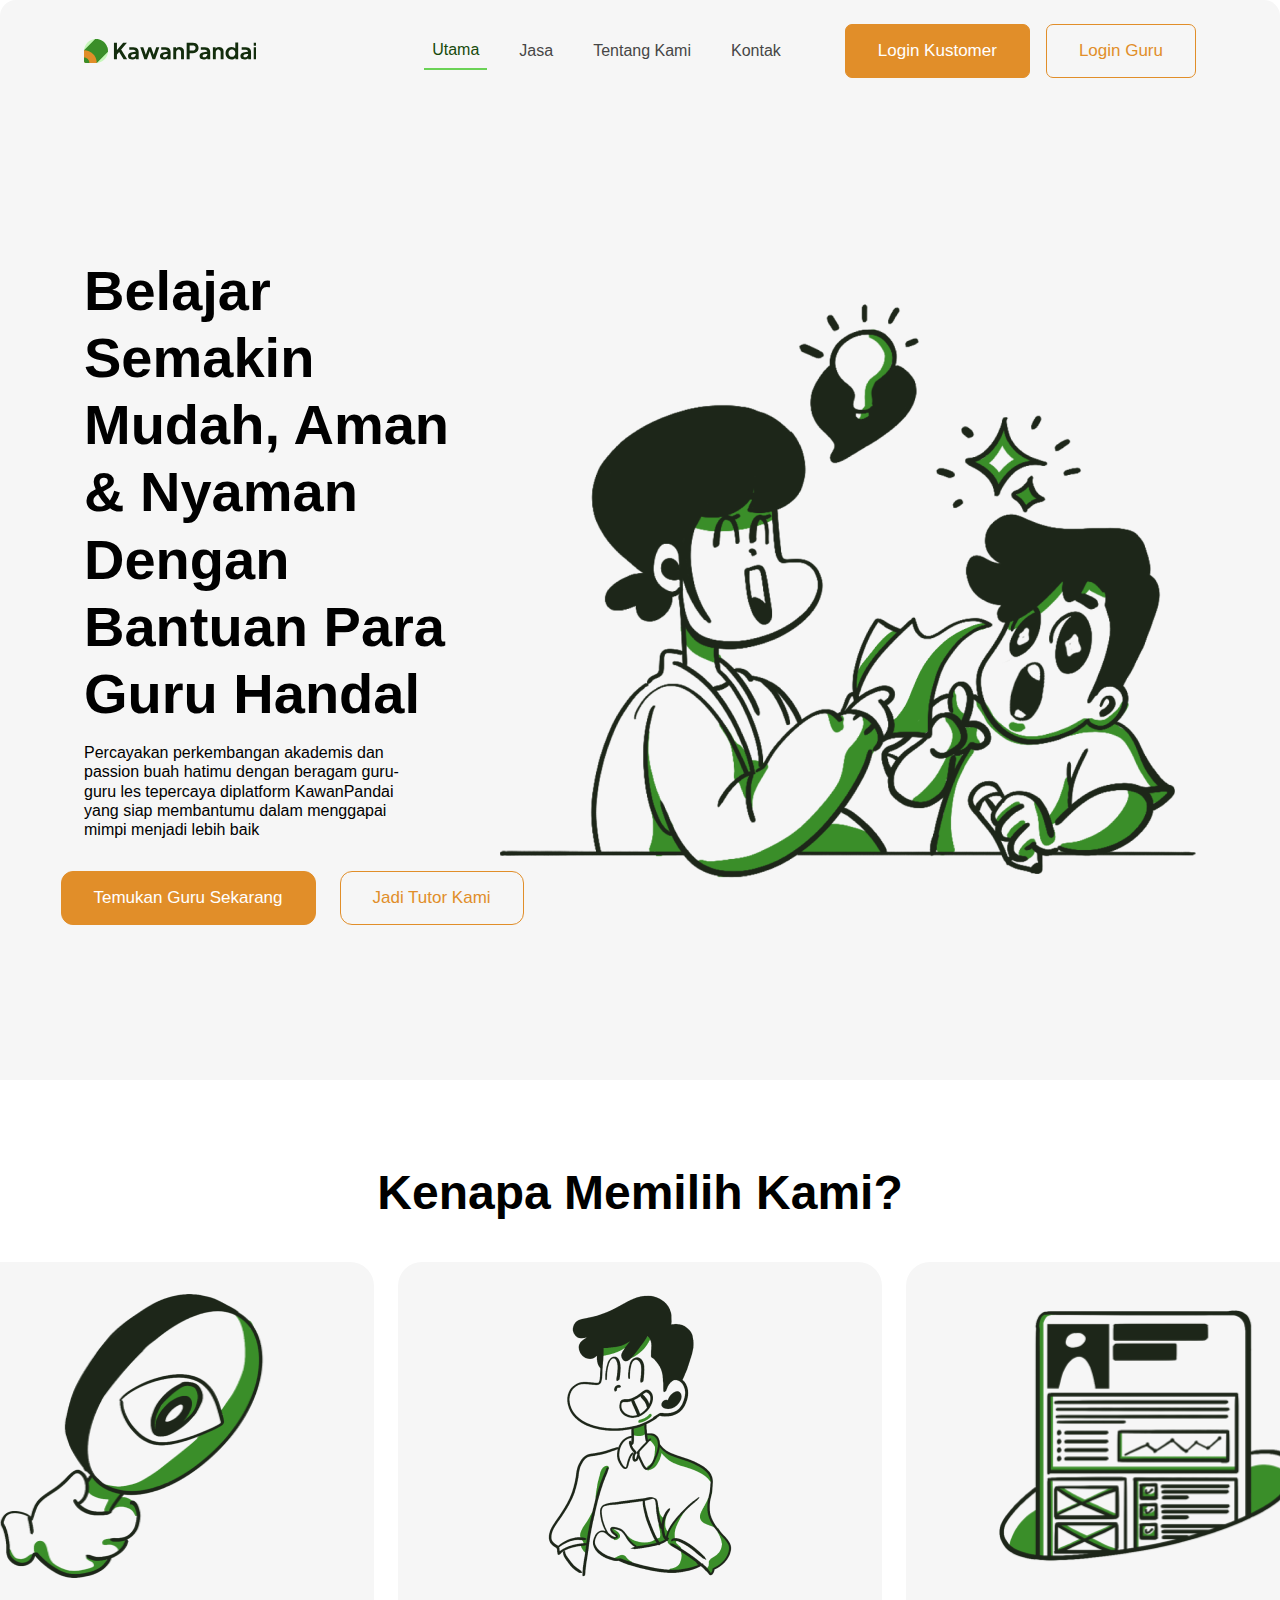
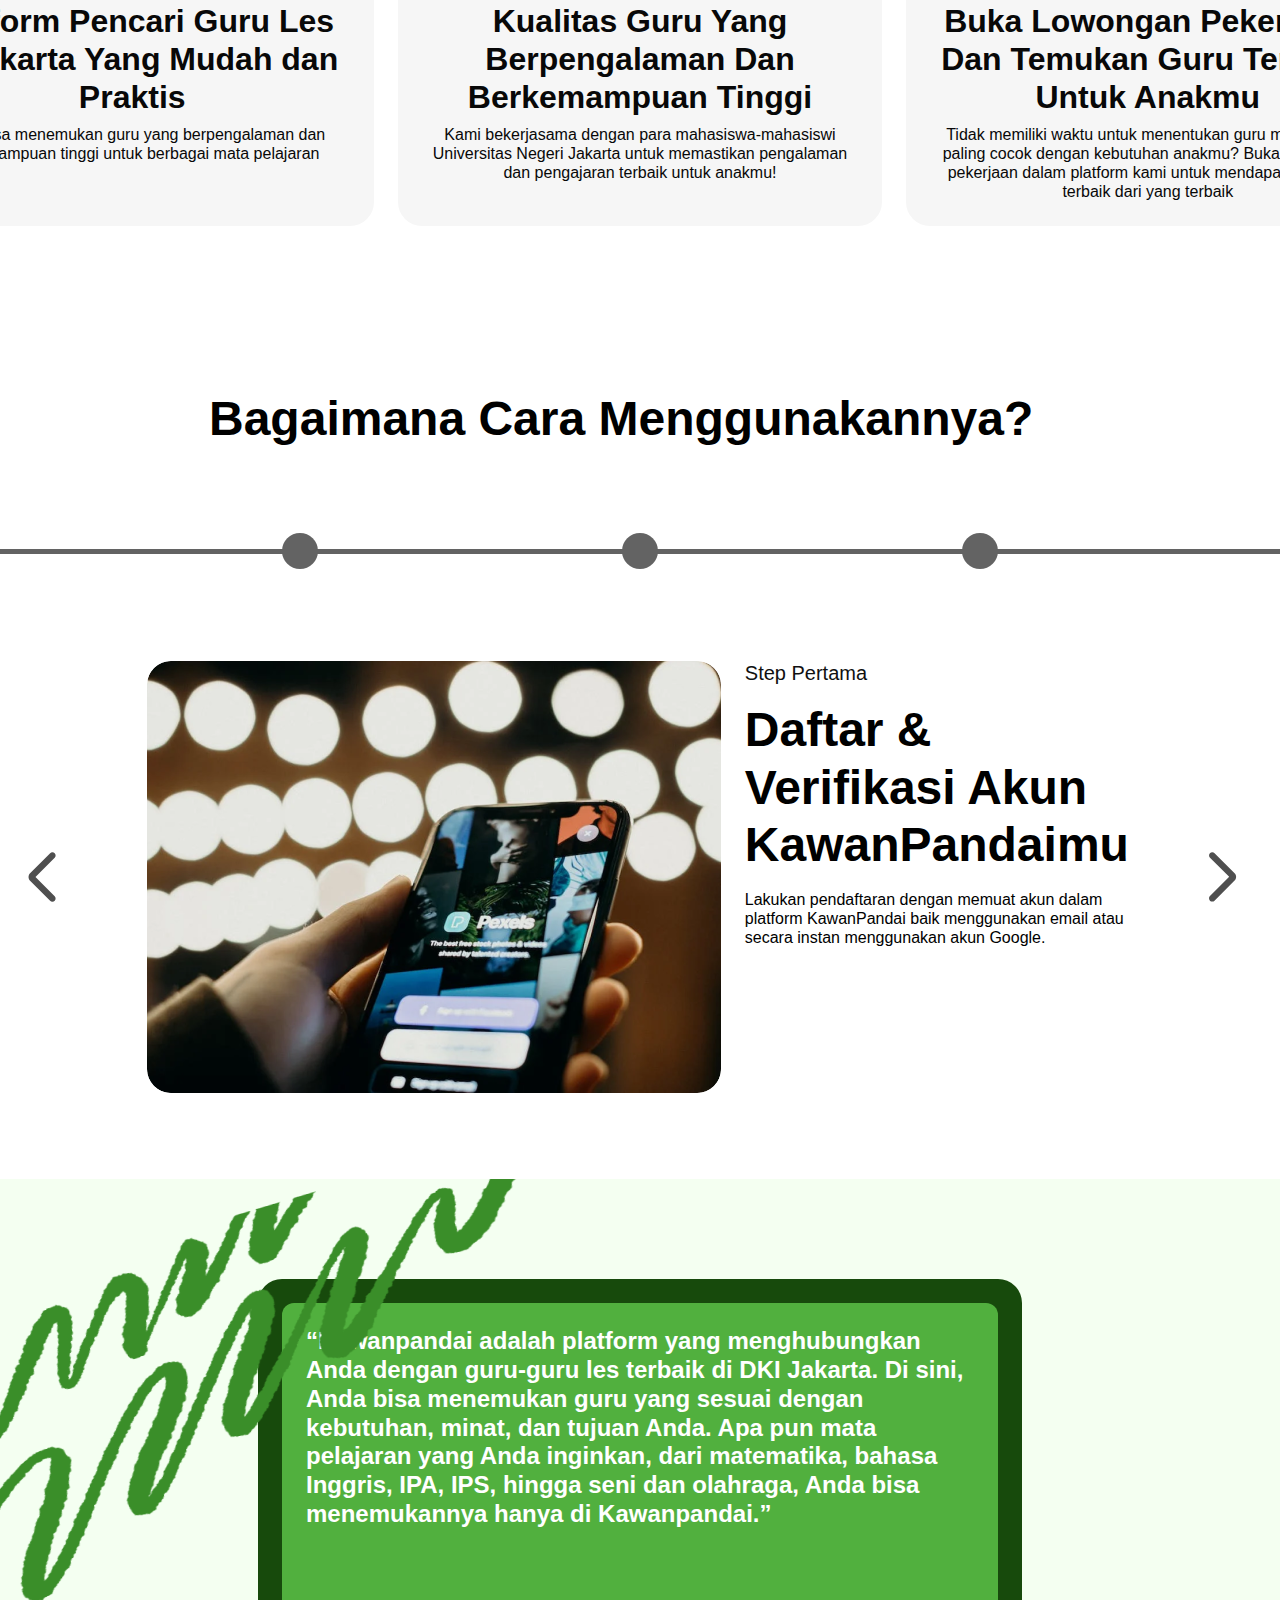
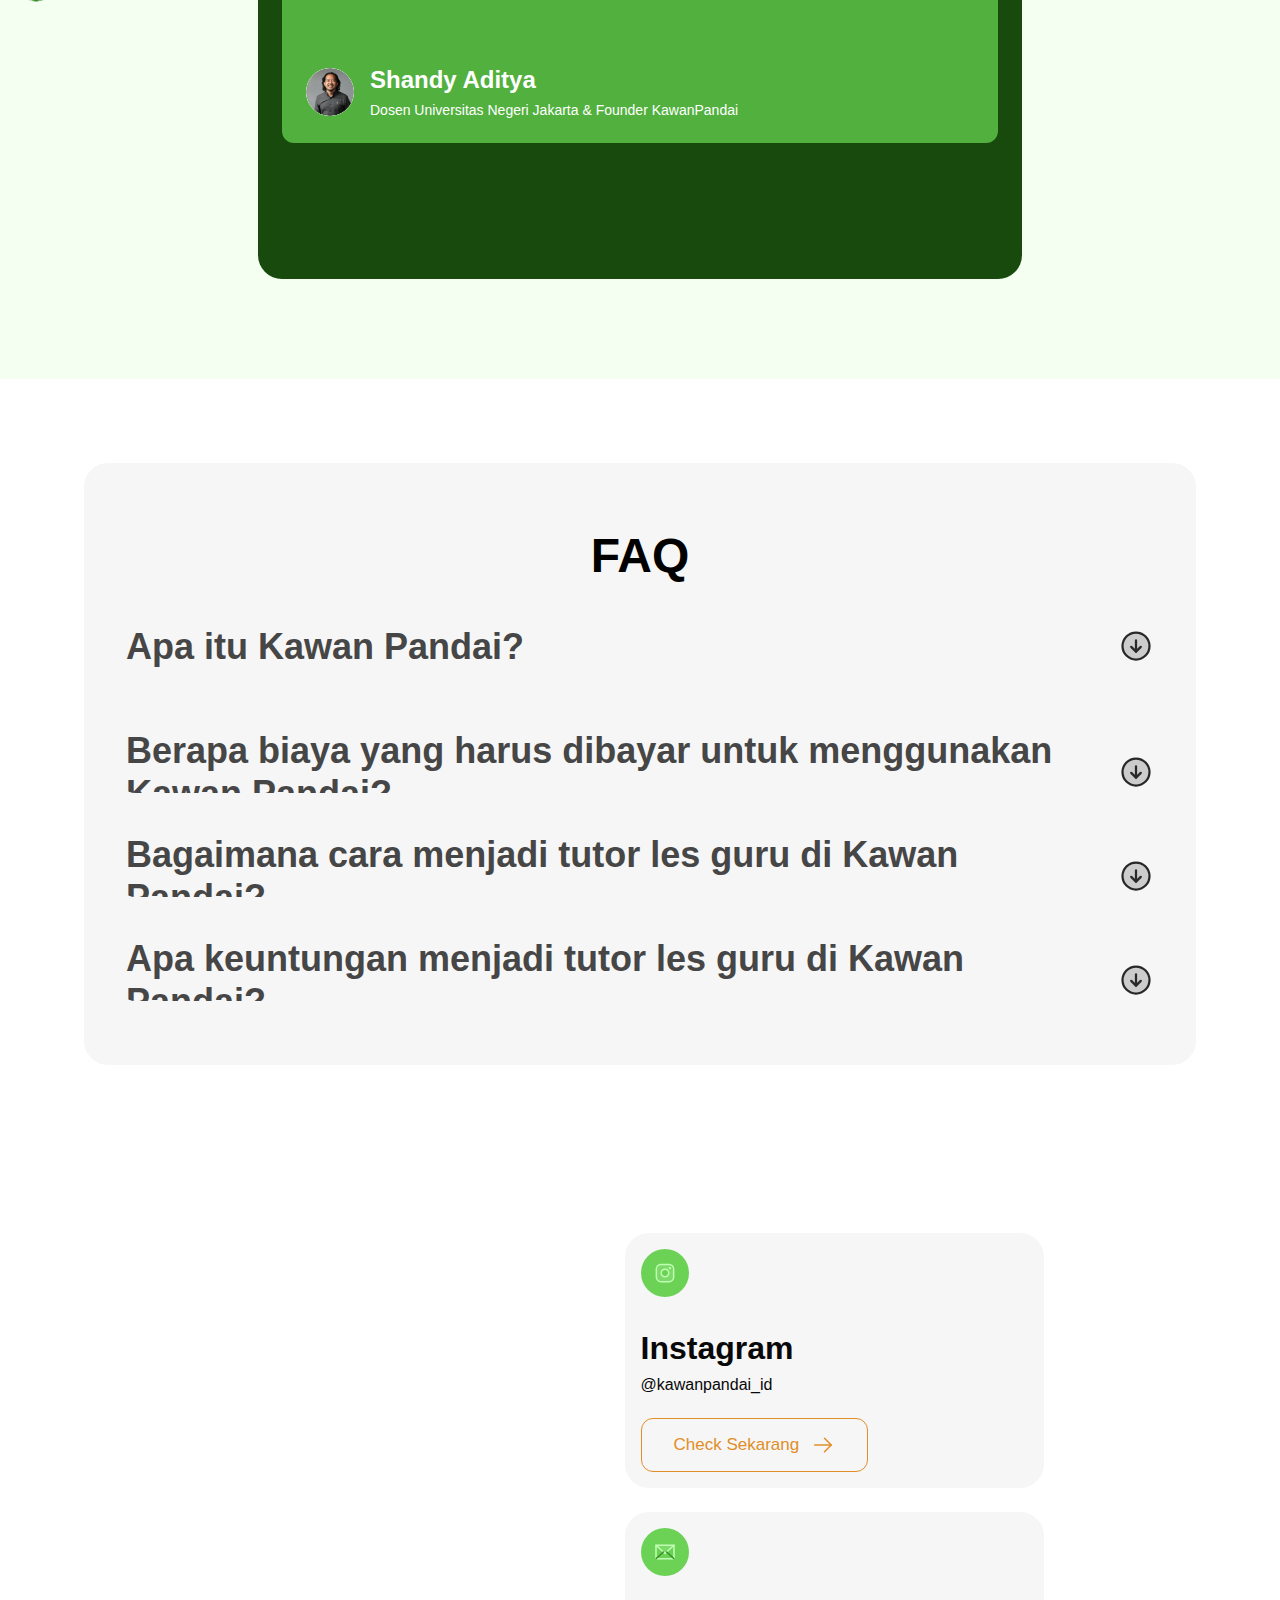
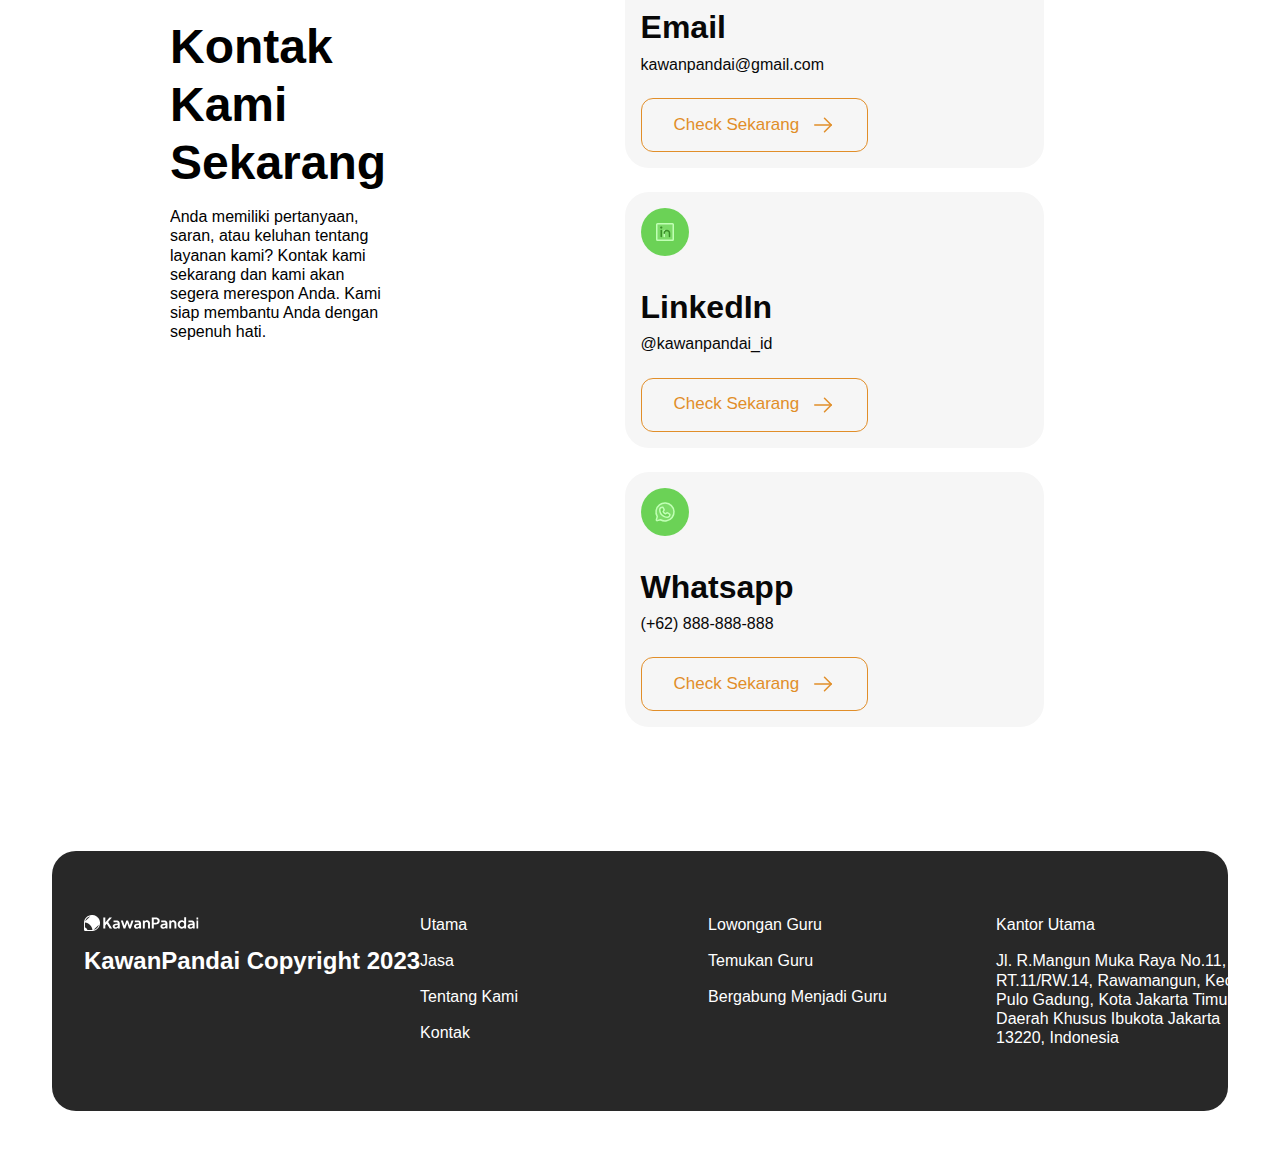
<file: index.html>
<!DOCTYPE html>
<html lang="en">
  <head>
    <meta charset="UTF-8" />
    <meta http-equiv="X-UA-Compatible" content="IE=edge" />
    <meta name="viewport" content="width=device-width, initial-scale=1.0" />
    <link rel="stylesheet" href="./style.css" />
    <link rel="stylesheet" href="https://fonts.googleapis.com/css2?family=Material+Symbols+Rounded:opsz,wght,FILL,GRAD@20..48,100..700,0..1,-50..200" />
    <link rel="stylesheet" href="https://fonts.googleapis.com/css2?family=Material+Symbols+Rounded:opsz,wght,FILL,GRAD@40,400,0,200" />
    <link href="https://fonts.googleapis.com/icon?family=Material+Icons" rel="stylesheet">

    <!-- Primary Meta Tags -->
    <title>KawanPandai</title>
    <meta name="title" content="KawanPandai - Platform mencari guru andalan!" />
    <meta name="description" content="Mencari guru les tidak pernah semudah ini!" />
    <link rel="shortcut icon" href="resource/imgs/title .png" type="image/x-icon">

    <!-- Open Graph / Facebook -->
    <meta property="og:type" content="website" />
    <meta property="og:url" content="https://junederz.github.io/kawanpandai/" />
    <meta property="og:title" content="KawanPandai - Platform mencari guru andalan!" />
    <meta property="og:description" content="Mencari guru les tidak pernah semudah ini!" />
    <meta property="og:image" content="https://metatags.io/images/meta-tags.png" />

    <!-- Twitter -->
    <meta property="twitter:card" content="summary_large_image" />
    <meta property="twitter:url" content="https://junederz.github.io/kawanpandai/" />
    <meta property="twitter:title" content="KawanPandai - Platform mencari guru andalan!" />
    <meta property="twitter:description" content="Mencari guru les tidak pernah semudah ini!" />
    <meta property="twitter:image" content="https://metatags.io/images/meta-tags.png" />

    <!-- Meta Tags Generated with https://metatags.io -->

    <style>
      a,
      button,
      input,
      select,
      h1,
      h2,
      h3,
      h4,
      h5,
      * {
        margin: 0;
        padding: 0;
        border: none;
        text-decoration: none;
        appearance: none;
        background: none;
      }
    </style>
    <title>Document</title>
  </head>
  <body>
    <div class="home">
      <div class="navigationbar-desktop">
        <div class="frame-3">
          <div class="a">
            <svg
              class="group"
              width="24"
              height="24"
              viewBox="0 0 24 24"
              fill="none"
              xmlns="http://www.w3.org/2000/svg"
            >
              <path
                d="M24.0003 11.9366C24.0345 18.5714 18.5252 24 11.8903 24H1.90601C0.853307 24 0 23.1467 0 22.094V12.0889C0 5.50794 5.3841 0.0190531 11.965 8.51789e-07C13.0816 -0.00326152 14.163 0.146025 15.1895 0.428416C19.2535 1.54585 22.4545 4.74689 23.572 8.81051C23.846 9.80657 23.9948 10.8546 24.0003 11.9366Z"
                fill="#C6F7BA"
              />
              <path
                d="M24.0003 12.0355C24.0035 10.9184 23.8542 9.83701 23.5718 8.81053C22.4544 4.74692 19.2534 1.546 15.1894 0.428573C14.163 0.146182 13.0816 -0.00310458 11.965 2.73054e-05C11.7139 0.000810276 11.4648 0.0103364 11.2175 0.0267788L0.0324933 11.2119C0.0112226 11.5019 0 11.7942 0 12.0888V22.0939C0 23.1466 0.853307 23.9999 1.90601 23.9999H11.9116C12.2061 23.9999 12.4984 23.9887 12.7881 23.9675L23.9736 12.782C23.99 12.535 23.9995 12.2861 24.0003 12.0355Z"
                fill="#3A8E29"
              />
              <path
                d="M12.7624 23.9689C12.4811 23.9892 12.1974 24 11.9117 24H1.9064C0.853699 24 0 23.1464 0 22.0936V12.0891C0 11.8026 0.0108311 11.5191 0.0310578 11.2376C7.05482 11.2542 12.7458 16.9452 12.7624 23.9689Z"
                fill="#E18E29"
              />
              
              <path
                d="M5.40237 23.9871C5.28335 23.9957 5.16356 24.0001 5.04233 24.0001H1.9064C0.853699 24.0001 0 23.1466 0 22.0937V18.9578C0 18.8366 0.00430634 18.7168 0.0130495 18.597C2.98664 18.6042 5.39597 21.0135 5.4025 23.9871H5.40237Z"
                fill="#3A8E29"
              />
            </svg>
            
            <svg
              class="group2"
              width="144"
              height="18"
              viewBox="0 0 144 18"
              fill="none"
              xmlns="http://www.w3.org/2000/svg"
            >
              <path
                d="M0.940804 17.2454V0.754475H3.95119V9.34301L3.13221 9.05527L10.1491 0.754475H13.9342L7.35998 8.54621L7.53707 6.42122L14.1335 17.2454H10.5918L6.16478 9.98491L3.95119 12.6191V17.2454H0.940804Z"
                fill="#132D0D"
              />
              <path
                d="M19.158 17.5111C18.3169 17.5111 17.5865 17.3707 16.9666 17.0905C16.3468 16.8105 15.8671 16.4081 15.5279 15.8841C15.1883 15.3604 15.0187 14.7518 15.0187 14.0579C15.0187 13.3938 15.1661 12.8 15.4615 12.276C15.7566 11.7523 16.2142 11.3131 16.8339 10.9589C17.4538 10.6048 18.2357 10.354 19.1802 10.2062L23.1203 9.56433V11.7778L19.7335 12.3534C19.1579 12.4567 18.7298 12.6411 18.4497 12.9068C18.1693 13.1724 18.0291 13.5194 18.0291 13.9471C18.0291 14.3604 18.1876 14.6887 18.505 14.9321C18.8223 15.1756 19.2169 15.2974 19.6893 15.2974C20.2943 15.2974 20.8293 15.1684 21.2941 14.9101C21.7589 14.6519 22.1204 14.294 22.3788 13.8365C22.6369 13.3792 22.7662 12.8773 22.7662 12.3312V10.0512C22.7662 9.35775 22.556 8.80824 22.1354 8.40214C21.7148 7.99643 21.1134 7.79338 20.3313 7.79338H16.2805V5.20357H20.4862C21.5632 5.20357 22.4895 5.39553 23.2642 5.77906C24.039 6.16297 24.6328 6.70531 25.0461 7.40607C25.4591 8.10709 25.666 8.94448 25.666 9.91836V17.2451H22.9211V15.1866L23.541 15.1423C23.2311 15.6591 22.862 16.0908 22.4343 16.4372C22.0061 16.7841 21.5191 17.0498 20.9734 17.234C20.4272 17.4184 19.8223 17.5108 19.1582 17.5108L19.158 17.5111Z"
                fill="#132D0D"
              />
              <path
                d="M31.3766 17.2454L27.2373 5.2037H30.292L33.3246 14.3457L32.2621 14.3236L35.4939 5.20383H38.0617L41.2714 14.3236L40.2087 14.3457L43.2412 5.2037H46.2958L42.1566 17.2454H39.5666L36.2906 7.70503H37.2645L33.9442 17.2454H31.3764H31.3766Z"
                fill="#132D0D"
              />
              <path
                d="M51.0995 17.5111C50.2583 17.5111 49.5278 17.3707 48.9081 17.0905C48.2882 16.8105 47.8085 16.4081 47.4692 15.8841C47.1295 15.3604 46.9602 14.7518 46.9602 14.0579C46.9602 13.3938 47.1075 12.8 47.4029 12.276C47.698 11.7523 48.1556 11.3131 48.7753 10.9589C49.3952 10.6048 50.1771 10.354 51.1216 10.2062L55.0618 9.56433V11.7778L51.6751 12.3534C51.0996 12.4567 50.6714 12.6411 50.3911 12.9068C50.1107 13.1724 49.9705 13.5194 49.9705 13.9471C49.9705 14.3604 50.129 14.6887 50.4465 14.9321C50.7636 15.1756 51.1582 15.2974 51.6306 15.2974C52.2355 15.2974 52.7706 15.1684 53.2355 14.9101C53.7004 14.6519 54.0617 14.294 54.3202 13.8365C54.5782 13.3792 54.7075 12.8773 54.7075 12.3312V10.0512C54.7075 9.35775 54.4973 8.80824 54.0767 8.40214C53.6561 7.99643 53.0547 7.79338 52.2727 7.79338H48.2219V5.20357H52.4276C53.5046 5.20357 54.4309 5.39553 55.2056 5.77906C55.9804 6.16297 56.5741 6.70531 56.9874 7.40607C57.4004 8.10709 57.6072 8.94448 57.6072 9.91836V17.2451H54.8624V15.1866L55.4823 15.1423C55.1723 15.6591 54.8033 16.0908 54.3755 16.4372C53.9474 16.7841 53.4604 17.0498 52.9146 17.234C52.3684 17.4184 51.7637 17.5108 51.0996 17.5108L51.0995 17.5111Z"
                fill="#132D0D"
              />
              <path
                d="M60.2853 17.2454V5.20383H63.0078V7.57232L62.7865 7.15173C63.0666 6.42879 63.5281 5.87889 64.1701 5.50267C64.812 5.12632 65.5608 4.93815 66.4168 4.93815C67.3022 4.93815 68.0881 5.1301 68.7742 5.51363C69.4604 5.89755 69.995 6.43232 70.3791 7.11846C70.7626 7.8046 70.9545 8.59801 70.9545 9.49804V17.2454H68.0547V10.1842C68.0547 9.65293 67.9513 9.19568 67.7449 8.81176C67.5381 8.42824 67.254 8.1294 66.8926 7.91526C66.5309 7.70151 66.1069 7.59437 65.6199 7.59437C65.1474 7.59437 64.7268 7.70151 64.3581 7.91526C63.9891 8.1294 63.7014 8.42824 63.4949 8.81176C63.2881 9.19568 63.185 9.65293 63.185 10.1842V17.2454H60.2853Z"
                fill="#132D0D"
              />
              <path
                d="M73.6547 17.2454V0.754475H79.8084C80.9297 0.754475 81.9223 0.957525 82.7856 1.36323C83.6488 1.7692 84.324 2.3593 84.811 3.13405C85.2979 3.9088 85.5415 4.84954 85.5415 5.95627C85.5415 7.04851 85.2941 7.98168 84.7999 8.75643C84.3054 9.53118 83.6302 10.1253 82.7745 10.5383C81.9183 10.9516 80.9296 11.1582 79.8084 11.1582H76.6651V17.2454H73.6547ZM76.6651 8.50197H79.8527C80.3985 8.50197 80.871 8.39509 81.2693 8.18108C81.6678 7.96733 81.9777 7.66849 82.199 7.28458C82.4204 6.90105 82.531 6.45828 82.531 5.9564C82.531 5.44003 82.4204 4.99361 82.199 4.61726C81.9777 4.24091 81.6678 3.94586 81.2693 3.73185C80.8709 3.5181 80.3983 3.41096 79.8527 3.41096H76.6651V8.50197Z"
                fill="#132D0D"
              />
              <path
                d="M90.6991 17.5111C89.8579 17.5111 89.1274 17.3707 88.5077 17.0905C87.8878 16.8105 87.4081 16.4081 87.0689 15.8841C86.7292 15.3604 86.5598 14.7518 86.5598 14.0579C86.5598 13.3938 86.7071 12.8 87.0026 12.276C87.2976 11.7523 87.7553 11.3131 88.375 10.9589C88.9948 10.6048 89.7768 10.354 90.7213 10.2062L94.6614 9.56433V11.7778L91.2747 12.3534C90.6992 12.4567 90.2711 12.6411 89.9908 12.9068C89.7103 13.1724 89.5702 13.5194 89.5702 13.9471C89.5702 14.3604 89.7286 14.6887 90.0461 14.9321C90.3632 15.1756 90.7578 15.2974 91.2302 15.2974C91.8352 15.2974 92.3702 15.1684 92.8352 14.9101C93.3 14.6519 93.6613 14.294 93.9198 13.8365C94.1778 13.3792 94.3072 12.8773 94.3072 12.3312V10.0512C94.3072 9.35775 94.0969 8.80824 93.6763 8.40214C93.2558 7.99643 92.6543 7.79338 91.8724 7.79338H87.8215V5.20357H92.0273C93.1043 5.20357 94.0305 5.39553 94.8053 5.77906C95.58 6.16297 96.1738 6.70531 96.587 7.40607C97.0001 8.10709 97.2069 8.94448 97.2069 9.91836V17.2451H94.4621V15.1866L95.0819 15.1423C94.772 15.6591 94.4029 16.0908 93.9752 16.4372C93.547 16.7841 93.06 17.0498 92.5143 17.234C91.968 17.4184 91.3633 17.5108 90.6992 17.5108L90.6991 17.5111Z"
                fill="#132D0D"
              />
              <path
                d="M99.8849 17.2454V5.20383H102.607V7.57232L102.386 7.15173C102.666 6.42879 103.128 5.87889 103.77 5.50267C104.412 5.12632 105.16 4.93815 106.016 4.93815C106.902 4.93815 107.688 5.1301 108.374 5.51363C109.06 5.89755 109.595 6.43232 109.979 7.11846C110.362 7.8046 110.554 8.59801 110.554 9.49804V17.2454H107.654V10.1842C107.654 9.65293 107.551 9.19568 107.345 8.81176C107.138 8.42824 106.854 8.1294 106.492 7.91526C106.131 7.70151 105.707 7.59437 105.22 7.59437C104.747 7.59437 104.326 7.70151 103.958 7.91526C103.589 8.1294 103.301 8.42824 103.095 8.81176C102.888 9.19568 102.785 9.65293 102.785 10.1842V17.2454H99.8849Z"
                fill="#132D0D"
              />
              <path
                d="M118.611 17.5111C117.445 17.5111 116.405 17.2343 115.49 16.681C114.575 16.1277 113.852 15.3716 113.321 14.4121C112.79 13.4529 112.524 12.3905 112.524 11.2246C112.524 10.0443 112.79 8.98167 113.321 8.03714C113.852 7.09288 114.579 6.34032 115.501 5.77932C116.423 5.21871 117.453 4.93815 118.589 4.93815C119.504 4.93815 120.319 5.11901 121.035 5.48048C121.751 5.84222 122.315 6.34762 122.728 6.99684L122.286 7.5945V0.488916H125.185V17.2454H122.441V14.9211L122.751 15.4968C122.337 16.1464 121.762 16.6443 121.024 16.9909C120.286 17.3375 119.482 17.5111 118.611 17.5111ZM118.921 14.8549C119.585 14.8549 120.168 14.7 120.67 14.39C121.171 14.0801 121.566 13.6523 121.854 13.1062C122.142 12.5605 122.286 11.9331 122.286 11.2247C122.286 10.5313 122.142 9.90766 121.854 9.35436C121.566 8.80093 121.171 8.36925 120.67 8.05946C120.168 7.74953 119.585 7.59463 118.921 7.59463C118.272 7.59463 117.689 7.75332 117.172 8.07055C116.656 8.38804 116.254 8.81581 115.966 9.35436C115.678 9.89317 115.534 10.5164 115.534 11.2247C115.534 11.9331 115.678 12.5605 115.966 13.1062C116.254 13.6523 116.656 14.0801 117.172 14.39C117.689 14.7 118.272 14.8549 118.921 14.8549Z"
                fill="#132D0D"
              />
              <path
                d="M131.538 17.5111C130.697 17.5111 129.967 17.3707 129.347 17.0905C128.727 16.8105 128.247 16.4081 127.908 15.8841C127.568 15.3604 127.399 14.7518 127.399 14.0579C127.399 13.3938 127.546 12.8 127.842 12.276C128.137 11.7523 128.594 11.3131 129.214 10.9589C129.834 10.6048 130.616 10.354 131.56 10.2062L135.501 9.56433V11.7778L132.114 12.3534C131.538 12.4567 131.11 12.6411 130.83 12.9068C130.55 13.1724 130.409 13.5194 130.409 13.9471C130.409 14.3604 130.568 14.6887 130.885 14.9321C131.202 15.1756 131.597 15.2974 132.069 15.2974C132.674 15.2974 133.209 15.1684 133.674 14.9101C134.139 14.6519 134.501 14.294 134.759 13.8365C135.017 13.3792 135.146 12.8773 135.146 12.3312V10.0512C135.146 9.35775 134.936 8.80824 134.516 8.40214C134.095 7.99643 133.494 7.79338 132.712 7.79338H128.661V5.20357H132.866C133.943 5.20357 134.87 5.39553 135.644 5.77906C136.419 6.16297 137.013 6.70531 137.426 7.40607C137.839 8.10709 138.046 8.94448 138.046 9.91836V17.2451H135.301V15.1866L135.921 15.1423C135.611 15.6591 135.242 16.0908 134.814 16.4372C134.386 16.7841 133.899 17.0498 133.354 17.234C132.807 17.4184 132.203 17.5108 131.538 17.5108L131.538 17.5111Z"
                fill="#132D0D"
              />
              <path
                d="M140.724 3.85347V0.754475H143.624V3.85347H140.724ZM140.724 17.2454V5.20383H143.624V17.2455L140.724 17.2454Z"
                fill="#132D0D"
              />
            </svgs>
          </div>
          <div class="frame-5">
            <div class="frame-2">
              <div class="navbar-link">
                <div class="utama">Utama</div>
              </div>
              <div class="navbar-link2">
                <a href="jasa.html" class="utama2">Jasa</a>
              </div>
              <div class="navbar-link2">
                <a href="aboutUs.html" class="utama2">Tentang Kami</a>
              </div>
              <div class="navbar-link2">
                <a href="contact.html" class="utama2">Kontak</a>
              </div>
            </div>
            <div class="line-1"></div>
            <div class="frame-4">
              <a class="button">Login Kustomer</a>
              <a class="button3">Login Guru</a>
            </div>
          </div>
        </div>
      </div>
      <div class="hero">
        <div class="container">
          <div class="wrapper-text-hero">
            <div class="frame-6">
              <div
                class="belajar-semakin-mudah-aman-nyaman-dengan-bantuan-para-guru-handal"
              >
                Belajar Semakin Mudah, Aman &amp; Nyaman Dengan Bantuan Para
                Guru Handal
              </div>
              <div class="frame-723">
                <div
                  class="percayakan-perkembangan-akademis-dan-passion-buah-hatimu-dengan-beragam-guru-guru-les-tepercaya-diplatform-kawan-pandai-yang-siap-membantumu-dalam-menggapai-mimpi-menjadi-lebih-baik"
                >
                  Percayakan perkembangan akademis dan passion buah hatimu
                  dengan beragam guru-guru les tepercaya diplatform KawanPandai
                  yang siap membantumu dalam menggapai mimpi menjadi lebih baik
                </div>
              </div>
            </div>
            <div class="frame-95">
              <div class="button5">Temukan Guru Sekarang</div>
              <div class="button7">Jadi Tutor Kami</div>
            </div>
          </div>
          <div class="frame-7">
            <img class="image-1" src="resource/imgs/image-1.png" />
          </div>
        </div>
      </div>
      <div class="features">
        <div class="container2">
          <div class="headline-feature-home">
            <div class="kenapa-memilih-kami">Kenapa Memilih Kami?</div>
          </div>
          <div class="wrapper-column">
            <div class="frame-9">
              <img class="frame-14" src="resource/imgs/frame-14.png" />
              <div class="frame-13">
                <div
                  class="platform-pencari-guru-les-di-jakarta-yang-mudah-dan-praktis"
                >
                  Platform Pencari Guru Les di Jakarta Yang Mudah dan Praktis
                </div>
                <div
                  class="anda-bisa-menemukan-guru-yang-berpengalaman-dan-berkemampuan-tinggi-untuk-berbagai-mata-pelajaran"
                >
                  Anda bisa menemukan guru yang berpengalaman dan berkemampuan
                  tinggi untuk berbagai mata pelajaran
                </div>
              </div>
            </div>
            <div class="frame-10">
              <div class="frame-142">
                <img class="image-12" src="resource/imgs/image-12.png" />
              </div>
              <div class="frame-132">
                <div
                  class="kualitas-guru-yang-berpengalaman-dan-berkemampuan-tinggi"
                >
                  Kualitas Guru Yang Berpengalaman Dan Berkemampuan Tinggi
                </div>
                <div
                  class="kami-bekerjasama-dengan-para-mahasiswa-mahasiswi-universitas-negeri-jakarta-untuk-memastikan-pengalaman-dan-pengajaran-terbaik-untuk-anakmu"
                >
                  Kami bekerjasama dengan para mahasiswa-mahasiswi Universitas
                  Negeri Jakarta untuk memastikan pengalaman dan pengajaran
                  terbaik untuk anakmu!
                </div>
              </div>
            </div>
            <div class="frame-11">
              <div class="frame-12">
                <img class="image-13" src="resource/imgs/image-13.png" />
              </div>
              <div class="frame-132">
                <div
                  class="buka-lowongan-pekerjaan-dan-temukan-guru-terbaik-untuk-anakmu"
                >
                  Buka Lowongan Pekerjaan Dan Temukan Guru Terbaik Untuk Anakmu
                </div>
                <div
                  class="tidak-memiliki-waktu-untuk-menentukan-guru-mana-yang-paling-cocok-dengan-kebutuhan-anakmu-buka-lowongan-pekerjaan-dalam-platform-kami-untuk-mendapatkan-guru-terbaik-dari-yang-terbaik"
                >
                  Tidak memiliki waktu untuk menentukan guru mana yang paling
                  cocok dengan kebutuhan anakmu? Buka lowongan pekerjaan dalam
                  platform kami untuk mendapatkan guru terbaik dari yang terbaik
                </div>
              </div>
            </div>
          </div>
        </div>
      </div>
      <div class="guide">
        <div class="frame-719">
          <div class="headline-feature-home2">
            <div class="bagaimana-cara-menggunakannya">
              Bagaimana Cara Menggunakannya?
            </div>
          </div>
          <div class="desktop">
            <div class="frame-89">
              <div class="line-3"></div>
              <div class="line-2" id="green-line"></div>
              <div class="frame-90" id="frame-90">
                <div class="ellipse-1"></div>
              </div>
              <div class="frame-91" id="frame-91">
                <div class="ellipse-12" id="circle-2"></div>
              </div>
              <div class="frame-92" id="frame-92">
                <div class="ellipse-12" id="circle-3"></div>
              </div>
              <div class="frame-93" id="frame-93">
                <div class="ellipse-12" id="circle-4"></div>
              </div>
              <div class="frame-94" id="frame-94">
                <div class="ellipse-12" id="circle-5"></div>
              </div>
            </div>
            <div class="step-wrapper">
              <a href="javascript:void(0)" class="material-symbols-rounded arrow-left-how" id="arrow-left">arrow_back_ios</a>
              <section class="frame-15-wrapper how">
                <div class="frame-15" id="step-1">
                  <img class="image-14" src="resource/imgs/image-14.png" />
                  <div class="frame-21">
                    <div class="step-pertama">Step Pertama</div>
                    <div class="daftar-verifikasi-akun-kawan-pandaimu">
                      Daftar &amp; Verifikasi Akun KawanPandaimu
                    </div>
                    <div
                      class="lakukan-pendaftaran-dengan-memuat-akun-dalam-platform-kawan-pandai-baik-menggunakan-email-atau-secara-instan-menggunakan-akun-google"
                    >
                      Lakukan pendaftaran dengan memuat akun dalam platform
                      KawanPandai baik menggunakan email atau secara instan
                      menggunakan akun Google.
                    </div>
                  </div>
                </div>
                <div class="frame-15" id="step-2">
                  <img class="image-14" src="resource/imgs/image-14.png" />
                  <div class="frame-21">
                    <div class="step-pertama">Step Kedua</div>
                    <div class="daftar-verifikasi-akun-kawan-pandaimu">
                      Daftar &amp; Verifikasi Akun KawanPandaimu
                    </div>
                    <div
                      class="lakukan-pendaftaran-dengan-memuat-akun-dalam-platform-kawan-pandai-baik-menggunakan-email-atau-secara-instan-menggunakan-akun-google"
                    >
                      Lakukan pendaftaran dengan memuat akun dalam platform
                      KawanPandai baik menggunakan email atau secara instan
                      menggunakan akun Google.
                    </div>
                  </div>
                </div>
                <div class="frame-15" id="step-3">
                  <img class="image-14" src="resource/imgs/image-14.png" />
                  <div class="frame-21">
                    <div class="step-pertama">Step Kedua</div>
                    <div class="daftar-verifikasi-akun-kawan-pandaimu">
                      Daftar &amp; Verifikasi Akun KawanPandaimu
                    </div>
                    <div
                      class="lakukan-pendaftaran-dengan-memuat-akun-dalam-platform-kawan-pandai-baik-menggunakan-email-atau-secara-instan-menggunakan-akun-google"
                    >
                      Lakukan pendaftaran dengan memuat akun dalam platform
                      KawanPandai baik menggunakan email atau secara instan
                      menggunakan akun Google.
                    </div>
                  </div>
                </div>
                <div class="frame-15" id="step-4">
                  <img class="image-14" src="resource/imgs/image-14.png" />
                  <div class="frame-21">
                    <div class="step-pertama">Step Kedua</div>
                    <div class="daftar-verifikasi-akun-kawan-pandaimu">
                      Daftar &amp; Verifikasi Akun KawanPandaimu
                    </div>
                    <div
                      class="lakukan-pendaftaran-dengan-memuat-akun-dalam-platform-kawan-pandai-baik-menggunakan-email-atau-secara-instan-menggunakan-akun-google"
                    >
                      Lakukan pendaftaran dengan memuat akun dalam platform
                      KawanPandai baik menggunakan email atau secara instan
                      menggunakan akun Google.
                    </div>
                  </div>
                </div>
                <div class="frame-15" id="step-5">
                  <img class="image-14" src="resource/imgs/image-14.png" />
                  <div class="frame-21">
                    <div class="step-pertama">Step Kedua</div>
                    <div class="daftar-verifikasi-akun-kawan-pandaimu">
                      Daftar &amp; Verifikasi Akun KawanPandaimu
                    </div>
                    <div
                      class="lakukan-pendaftaran-dengan-memuat-akun-dalam-platform-kawan-pandai-baik-menggunakan-email-atau-secara-instan-menggunakan-akun-google"
                    >
                      Lakukan pendaftaran dengan memuat akun dalam platform
                      KawanPandai baik menggunakan email atau secara instan
                      menggunakan akun Google.
                    </div>
                  </div>
                </div>
              </section>
              <a href="javascript:void(0)" class="material-symbols-rounded arrow-right-how" id="arrow-right">arrow_forward_ios</a>
            </div>
          </div>
        </div>
      </div>
      <div class="quote">
        <div class="container3">
          <div class="grid-content-quote">
            <div class="frame-724">
              <div class="wrapper-quote-text">
                <div
                  class="[base64]"
                >
                  “Kawanpandai adalah platform yang menghubungkan Anda dengan
                  guru-guru les terbaik di DKI Jakarta. Di sini, Anda bisa
                  menemukan guru yang sesuai dengan kebutuhan, minat, dan tujuan
                  Anda. Apa pun mata pelajaran yang Anda inginkan, dari
                  matematika, bahasa Inggris, IPA, IPS, hingga seni dan
                  olahraga, Anda bisa menemukannya hanya di Kawanpandai.”
                </div>
                <div class="frame-26">
                  <div class="frame-25">
                    <img class="image-15" src="resource/imgs/image-15.png" />
                  </div>
                  <div class="frame-24">
                    <div class="shandy-aditya">Shandy Aditya</div>
                    <div
                      class="dosen-universitas-negeri-jakarta-founder-kawan-pandai"
                    >
                      Dosen Universitas Negeri Jakarta &amp; Founder KawanPandai
                    </div>
                  </div>
                </div>
              </div>
            </div>
          </div>
        </div>
        <img class="ornament-1-1" src="resource/imgs/ornament-1-1.png" /><img
          class="ornament-1-12"
          src="resource/imgs/ornament-1-12.png"
        />
      </div>
      <div class="frame-725">
        <div class="container4">
          <div class="headline-feature-home3">
            <div class="frame-726">
              <div class="faq">FAQ</div>
              <div class="frame-727">
                <div class="faq2" id="faq-1">
                  <div class="frame-728">
                    <div class="apa-itu-kawan-pandai">
                      Apa itu Kawan Pandai?
                    </div>
                    <div class="icons">
                      <svg
                        class="arrow-circle-down"
                        width="36"
                        height="36"
                        viewBox="0 0 24 24"
                        fill="none"
                        xmlns="http://www.w3.org/2000/svg"
                      >
                        <path
                          opacity="0.2"
                          d="M12 21C16.9706 21 21 16.9706 21 12C21 7.02944 16.9706 3 12 3C7.02944 3 3 7.02944 3 12C3 16.9706 7.02944 21 12 21Z"
                          fill="#282828"
                        />
                        <path
                          d="M12 21C16.9706 21 21 16.9706 21 12C21 7.02944 16.9706 3 12 3C7.02944 3 3 7.02944 3 12C3 16.9706 7.02944 21 12 21Z"
                          stroke="#282828"
                          stroke-width="1.5"
                          stroke-miterlimit="10"
                        />
                        <path
                          d="M8.81799 12.5681L12 15.7501L15.1819 12.5681"
                          stroke="#282828"
                          stroke-width="1.5"
                          stroke-linecap="round"
                          stroke-linejoin="round"
                        />
                        <path
                          d="M12 8.25L12 15.75"
                          stroke="#282828"
                          stroke-width="1.5"
                          stroke-linecap="round"
                          stroke-linejoin="round"
                        />
                      </svg>
                    </div>
                  </div>
                  <div
                    class="[base64]" id="insideFaq-1">
                    Kawan Pandai adalah platform online yang mempertemukan
                    antara siswa yang membutuhkan bantuan belajar dengan tutor
                    les guru yang berkualitas dan profesional. Kawan Pandai
                    menawarkan berbagai pilihan mata pelajaran, jenjang, dan
                    metode pembelajaran yang sesuai dengan kebutuhan dan
                    preferensi siswa.
                  </div>
                </div>
                <div class="faq2" id="faq-2">
                  <div class="frame-728" id="faqButton-2">
                    <div class="apa-itu-kawan-pandai">
                      Berapa biaya yang harus dibayar untuk menggunakan Kawan
                      Pandai?
                    </div>
                    <div class="icons">
                      <svg
                        class="arrow-circle-down2"
                        width="36"
                        height="36"
                        viewBox="0 0 24 24"
                        fill="none"
                        xmlns="http://www.w3.org/2000/svg"
                      >
                        <path
                          opacity="0.2"
                          d="M12 21C16.9706 21 21 16.9706 21 12C21 7.02944 16.9706 3 12 3C7.02944 3 3 7.02944 3 12C3 16.9706 7.02944 21 12 21Z"
                          fill="#282828"
                        />
                        <path
                          d="M12 21C16.9706 21 21 16.9706 21 12C21 7.02944 16.9706 3 12 3C7.02944 3 3 7.02944 3 12C3 16.9706 7.02944 21 12 21Z"
                          stroke="#282828"
                          stroke-width="1.5"
                          stroke-miterlimit="10"
                        />
                        <path
                          d="M8.81799 12.5681L12 15.7501L15.1819 12.5681"
                          stroke="#282828"
                          stroke-width="1.5"
                          stroke-linecap="round"
                          stroke-linejoin="round"
                        />
                        <path
                          d="M12 8.25L12 15.75"
                          stroke="#282828"
                          stroke-width="1.5"
                          stroke-linecap="round"
                          stroke-linejoin="round"
                        />
                      </svg>
                    </div>
                  </div>
                  <div
                    class="[base64]" id="insideFaq-2">
                    Biaya yang harus dibayar untuk menggunakan Kawan Pandai
                    tergantung pada tarif yang ditetapkan oleh tutor les guru
                    yang Anda pilih. Tarif tersebut bisa bervariasi sesuai
                    dengan mata pelajaran, jenjang, lokasi, dan durasi
                    pembelajaran.
                  </div>
                </div>
                <div class="faq2" id="faq-3">
                  <div class="frame-728" id="faqButton-3">
                    <div class="apa-itu-kawan-pandai">
                      Bagaimana cara menjadi tutor les guru di Kawan Pandai?
                    </div>
                    <div class="icons">
                      <svg
                        class="arrow-circle-down3"
                        width="36"
                        height="36"
                        viewBox="0 0 24 24"
                        fill="none"
                        xmlns="http://www.w3.org/2000/svg"
                      >
                        <path
                          opacity="0.2"
                          d="M12 21C16.9706 21 21 16.9706 21 12C21 7.02944 16.9706 3 12 3C7.02944 3 3 7.02944 3 12C3 16.9706 7.02944 21 12 21Z"
                          fill="#282828"
                        />
                        <path
                          d="M12 21C16.9706 21 21 16.9706 21 12C21 7.02944 16.9706 3 12 3C7.02944 3 3 7.02944 3 12C3 16.9706 7.02944 21 12 21Z"
                          stroke="#282828"
                          stroke-width="1.5"
                          stroke-miterlimit="10"
                        />
                        <path
                          d="M8.81799 12.5681L12 15.7501L15.1819 12.5681"
                          stroke="#282828"
                          stroke-width="1.5"
                          stroke-linecap="round"
                          stroke-linejoin="round"
                        />
                        <path
                          d="M12 8.25L12 15.75"
                          stroke="#282828"
                          stroke-width="1.5"
                          stroke-linecap="round"
                          stroke-linejoin="round"
                        />
                      </svg>
                    </div>
                  </div>
                  <div
                    class="[base64]" id="insideFaq-3">
                    Untuk menjadi tutor les guru di Kawan Pandai, Anda perlu
                    mendaftar sebagai tutor les guru di situs web Kawan Pandai.
                    Anda akan diminta untuk mengisi formulir pendaftaran dengan
                    data pribadi, pendidikan, pengalaman, kualifikasi, dan mata
                    pelajaran yang Anda kuasai. Anda juga perlu mengunggah
                    dokumen pendukung seperti ijazah, sertifikat, atau
                    portofolio.
                  </div>
                </div>
                <div class="faq2" id="faq-4">
                  <div class="frame-728" id="faqButton-4">
                    <div class="apa-itu-kawan-pandai">
                      Apa keuntungan menjadi tutor les guru di Kawan Pandai?
                    </div>
                    <div class="icons">
                      <svg
                        class="arrow-circle-down4"
                        width="36"
                        height="36"
                        viewBox="0 0 24 24"
                        fill="none"
                        xmlns="http://www.w3.org/2000/svg"
                      >
                        <path
                          opacity="0.2"
                          d="M12 21C16.9706 21 21 16.9706 21 12C21 7.02944 16.9706 3 12 3C7.02944 3 3 7.02944 3 12C3 16.9706 7.02944 21 12 21Z"
                          fill="#282828"
                        />
                        <path
                          d="M12 21C16.9706 21 21 16.9706 21 12C21 7.02944 16.9706 3 12 3C7.02944 3 3 7.02944 3 12C3 16.9706 7.02944 21 12 21Z"
                          stroke="#282828"
                          stroke-width="1.5"
                          stroke-miterlimit="10"
                        />
                        <path
                          d="M8.81799 12.5679L12 15.7498L15.1819 12.5679"
                          stroke="#282828"
                          stroke-width="1.5"
                          stroke-linecap="round"
                          stroke-linejoin="round"
                        />
                        <path
                          d="M12 8.25L12 15.75"
                          stroke="#282828"
                          stroke-width="1.5"
                          stroke-linecap="round"
                          stroke-linejoin="round"
                        />
                      </svg>
                    </div>
                  </div>
                  <div
                    class="[base64]" id="insideFaq-4">
                    Keuntungan menjadi tutor les guru di Kawan Pandai adalah:<br /><br />Anda
                    bisa menentukan sendiri tarif, jadwal, dan metode
                    pembelajaran Anda.<br />Anda bisa mendapatkan penghasilan
                    tambahan dengan memanfaatkan waktu luang dan kemampuan
                    Anda.<br />Anda bisa meningkatkan keterampilan dan
                    kompetensi Anda sebagai tutor les guru dengan mendapatkan
                    feedback dan ulasan dari siswa.<br />Anda bisa berkontribusi
                    dalam meningkatkan kualitas pendidikan di Indonesia dengan
                    membantu siswa belajar lebih baik.
                  </div>
                </div>
              </div>
            </div>
          </div>
        </div>
      </div>
      <div class="contact">
        <div class="container5">
          <div class="wrapper-div-guideline">
            <div class="frame-152">
              <div class="frame-212">
                <div class="kontak-kami-sekarang">Kontak Kami Sekarang</div>
                <div
                  class="anda-memiliki-pertanyaan-saran-atau-keluhan-tentang-layanan-kami-kontak-kami-sekarang-dan-kami-akan-segera-merespon-anda-kami-siap-membantu-anda-dengan-sepenuh-hati"
                >
                  Anda memiliki pertanyaan, saran, atau keluhan tentang layanan
                  kami? Kontak kami sekarang dan kami akan segera merespon Anda.
                  Kami siap membantu Anda dengan sepenuh hati.
                </div>
              </div>
            </div>
          </div>
          <div class="wrapper-div-guideline2">
            <div class="card-contact">
              <div class="frame-40">
                <div class="icons2">
                  <svg
                    class="instagram-logo"
                    width="24"
                    height="24"
                    viewBox="0 0 24 24"
                    fill="none"
                    xmlns="http://www.w3.org/2000/svg"
                  >
                    <path
                      opacity="0.2"
                      d="M16.125 3.375H7.875C7.28405 3.375 6.69889 3.49139 6.15292 3.71754C5.60696 3.94368 5.11088 4.27515 4.69302 4.69302C4.27515 5.11088 3.94368 5.60696 3.71754 6.15292C3.49139 6.69889 3.375 7.28405 3.375 7.875V16.125C3.375 16.7159 3.49139 17.3011 3.71754 17.8471C3.94368 18.393 4.27515 18.8891 4.69302 19.307C5.11088 19.7248 5.60696 20.0563 6.15292 20.2825C6.69889 20.5086 7.28405 20.625 7.875 20.625H16.125C16.7159 20.625 17.3011 20.5086 17.8471 20.2825C18.393 20.0563 18.8891 19.7248 19.307 19.307C19.7248 18.8891 20.0563 18.393 20.2825 17.8471C20.5086 17.3011 20.625 16.7159 20.625 16.125V7.875C20.625 7.28405 20.5086 6.69889 20.2825 6.15292C20.0563 5.60696 19.7248 5.11088 19.307 4.69302C18.8891 4.27515 18.393 3.94368 17.8471 3.71754C17.3011 3.49139 16.7159 3.375 16.125 3.375ZM12 15.75C11.2583 15.75 10.5333 15.5301 9.91661 15.118C9.29993 14.706 8.81928 14.1203 8.53545 13.4351C8.25162 12.7498 8.17736 11.9958 8.32205 11.2684C8.46675 10.541 8.8239 9.8728 9.34835 9.34835C9.8728 8.8239 10.541 8.46675 11.2684 8.32205C11.9958 8.17736 12.7498 8.25162 13.4351 8.53545C14.1203 8.81928 14.706 9.29993 15.118 9.91661C15.5301 10.5333 15.75 11.2583 15.75 12C15.75 12.9946 15.3549 13.9484 14.6516 14.6516C13.9484 15.3549 12.9946 15.75 12 15.75Z"
                      fill="#C1FFB5"
                    />
                    <path
                      d="M12 15.75C14.0711 15.75 15.75 14.0711 15.75 12C15.75 9.92893 14.0711 8.25 12 8.25C9.92893 8.25 8.25 9.92893 8.25 12C8.25 14.0711 9.92893 15.75 12 15.75Z"
                      stroke="#C1FFB5"
                      stroke-width="1.5"
                      stroke-miterlimit="10"
                    />
                    <path
                      d="M16.125 3.375H7.875C5.38972 3.375 3.375 5.38972 3.375 7.875V16.125C3.375 18.6103 5.38972 20.625 7.875 20.625H16.125C18.6103 20.625 20.625 18.6103 20.625 16.125V7.875C20.625 5.38972 18.6103 3.375 16.125 3.375Z"
                      stroke="#C1FFB5"
                      stroke-width="1.5"
                      stroke-linecap="round"
                      stroke-linejoin="round"
                    />
                    <path
                      d="M16.875 8.25C17.4963 8.25 18 7.74632 18 7.125C18 6.50368 17.4963 6 16.875 6C16.2537 6 15.75 6.50368 15.75 7.125C15.75 7.74632 16.2537 8.25 16.875 8.25Z"
                      fill="#C1FFB5"
                    />
                  </svg>
                </div>
              </div>
              <div class="frame-88">
                <div class="frame-39">
                  <div class="instagram">Instagram</div>
                  <div class="kawanpandai-id">@kawanpandai_id</div>
                </div>
                <div class="button7">
                  <div class="button4">Check Sekarang</div>
                  <div class="icons3">
                    <svg
                      class="arrow-right"
                      width="24"
                      height="24"
                      viewBox="0 0 24 24"
                      fill="none"
                      xmlns="http://www.w3.org/2000/svg"
                    >
                      <path
                        d="M3.75 12H20.25"
                        stroke="#E18E29"
                        stroke-width="1.5"
                        stroke-linecap="round"
                        stroke-linejoin="round"
                      />
                      <path
                        d="M13.5 5.25L20.25 12L13.5 18.75"
                        stroke="#E18E29"
                        stroke-width="1.5"
                        stroke-linecap="round"
                        stroke-linejoin="round"
                      />
                    </svg>
                  </div>
                </div>
              </div>
            </div>
            <div class="card-contact">
              <div class="frame-40">
                <div class="icons2">
                  <svg
                    class="envelope"
                    width="24"
                    height="24"
                    viewBox="0 0 24 24"
                    fill="none"
                    xmlns="http://www.w3.org/2000/svg"
                  >
                    <path
                      opacity="0.2"
                      d="M21.0005 5.25L12.0005 13.5L3.00049 5.25H21.0005Z"
                      fill="#C1FFB5"
                    />
                    <path
                      d="M21 5.25L12 13.5L3 5.25"
                      stroke="#C1FFB5"
                      stroke-width="1.5"
                      stroke-linecap="round"
                      stroke-linejoin="round"
                    />
                    <path
                      d="M3 5.25H21V18C21 18.1989 20.921 18.3897 20.7803 18.5303C20.6397 18.671 20.4489 18.75 20.25 18.75H3.75C3.55109 18.75 3.36032 18.671 3.21967 18.5303C3.07902 18.3897 3 18.1989 3 18V5.25Z"
                      stroke="#C1FFB5"
                      stroke-width="1.5"
                      stroke-linecap="round"
                      stroke-linejoin="round"
                    />
                    <path
                      d="M10.3636 12L3.2312 18.538"
                      stroke="#3A8E29"
                      stroke-width="1.5"
                      stroke-linecap="round"
                      stroke-linejoin="round"
                    />
                    <path
                      d="M20.7688 18.5381L13.6364 12"
                      stroke="#3A8E29"
                      stroke-width="1.5"
                      stroke-linecap="round"
                      stroke-linejoin="round"
                    />
                  </svg>
                </div>
              </div>
              <div class="frame-88">
                <div class="frame-39">
                  <div class="instagram">Email</div>
                  <div class="kawanpandai-id">kawanpandai@gmail.com</div>
                </div>
                <div class="button7">
                  <div class="button4">Check Sekarang</div>
                  <div class="icons3">
                    <svg
                      class="arrow-right2"
                      width="24"
                      height="24"
                      viewBox="0 0 24 24"
                      fill="none"
                      xmlns="http://www.w3.org/2000/svg"
                    >
                      <path
                        d="M3.75 12H20.25"
                        stroke="#E18E29"
                        stroke-width="1.5"
                        stroke-linecap="round"
                        stroke-linejoin="round"
                      />
                      <path
                        d="M13.5 5.25L20.25 12L13.5 18.75"
                        stroke="#E18E29"
                        stroke-width="1.5"
                        stroke-linecap="round"
                        stroke-linejoin="round"
                      />
                    </svg>
                  </div>
                </div>
              </div>
            </div>
            <div class="card-contact">
              <div class="frame-40">
                <div class="icons2">
                  <svg
                    class="linkedin-logo"
                    width="24"
                    height="24"
                    viewBox="0 0 24 24"
                    fill="none"
                    xmlns="http://www.w3.org/2000/svg"
                  >
                    <path
                      opacity="0.2"
                      d="M19.5 3.75H4.5C4.08579 3.75 3.75 4.08579 3.75 4.5V19.5C3.75 19.9142 4.08579 20.25 4.5 20.25H19.5C19.9142 20.25 20.25 19.9142 20.25 19.5V4.5C20.25 4.08579 19.9142 3.75 19.5 3.75Z"
                      fill="#C1FFB5"
                    />
                    <path
                      d="M19.5 3.75H4.5C4.08579 3.75 3.75 4.08579 3.75 4.5V19.5C3.75 19.9142 4.08579 20.25 4.5 20.25H19.5C19.9142 20.25 20.25 19.9142 20.25 19.5V4.5C20.25 4.08579 19.9142 3.75 19.5 3.75Z"
                      stroke="#C1FFB5"
                      stroke-width="1.5"
                      stroke-linecap="round"
                      stroke-linejoin="round"
                    />
                    <path
                      d="M11.25 10.5V16.5"
                      stroke="#C1FFB5"
                      stroke-width="1.5"
                      stroke-linecap="round"
                      stroke-linejoin="round"
                    />
                    <path
                      d="M8.25 10.5V16.5"
                      stroke="#3A8E29"
                      stroke-width="1.5"
                      stroke-linecap="round"
                      stroke-linejoin="round"
                    />
                    <path
                      d="M11.25 13.125C11.25 12.4288 11.5266 11.7611 12.0188 11.2688C12.5111 10.7766 13.1788 10.5 13.875 10.5C14.5712 10.5 15.2389 10.7766 15.7312 11.2688C16.2234 11.7611 16.5 12.4288 16.5 13.125V16.5"
                      stroke="#3A8E29"
                      stroke-width="1.5"
                      stroke-linecap="round"
                      stroke-linejoin="round"
                    />
                    <path
                      d="M8.25 8.625C8.87132 8.625 9.375 8.12132 9.375 7.5C9.375 6.87868 8.87132 6.375 8.25 6.375C7.62868 6.375 7.125 6.87868 7.125 7.5C7.125 8.12132 7.62868 8.625 8.25 8.625Z"
                      fill="#3A8E29"
                    />
                  </svg>
                </div>
              </div>
              <div class="frame-88">
                <div class="frame-39">
                  <div class="instagram">LinkedIn</div>
                  <div class="kawanpandai-id">@kawanpandai_id</div>
                </div>
                <div class="button7">
                  <div class="button4">Check Sekarang</div>
                  <div class="icons3">
                    <svg
                      class="arrow-right3"
                      width="24"
                      height="24"
                      viewBox="0 0 24 24"
                      fill="none"
                      xmlns="http://www.w3.org/2000/svg"
                    >
                      <path
                        d="M3.75 12H20.25"
                        stroke="#E18E29"
                        stroke-width="1.5"
                        stroke-linecap="round"
                        stroke-linejoin="round"
                      />
                      <path
                        d="M13.5 5.25L20.25 12L13.5 18.75"
                        stroke="#E18E29"
                        stroke-width="1.5"
                        stroke-linecap="round"
                        stroke-linejoin="round"
                      />
                    </svg>
                  </div>
                </div>
              </div>
            </div>
            <div class="card-contact">
              <div class="frame-40">
                <div class="icons2">
                  <svg
                    class="whatsapp-logo"
                    width="24"
                    height="24"
                    viewBox="0 0 24 24"
                    fill="none"
                    xmlns="http://www.w3.org/2000/svg"
                  >
                    <path
                      opacity="0.2"
                      d="M12 3C10.4111 3.00037 8.8506 3.42129 7.47703 4.21998C6.10346 5.01867 4.96575 6.16668 4.17948 7.5474C3.39321 8.92812 2.98639 10.4924 3.00035 12.0812C3.0143 13.67 3.44854 15.2269 4.25894 16.5936L4.25899 16.5935L3.37088 19.7019C3.33414 19.8306 3.33245 19.9666 3.366 20.0961C3.39956 20.2256 3.46712 20.3437 3.5617 20.4383C3.65628 20.5329 3.77443 20.6005 3.90391 20.634C4.03338 20.6676 4.16948 20.6659 4.29808 20.6291L7.40648 19.741V19.7411C8.59766 20.4479 9.93588 20.8702 11.317 20.9753C12.6981 21.0803 14.0848 20.8651 15.3691 20.3466C16.6535 19.828 17.8008 19.02 18.7218 17.9855C19.6429 16.951 20.3127 15.7179 20.6792 14.3822C21.0457 13.0465 21.099 11.6442 20.8349 10.2845C20.5708 8.92484 19.9965 7.64446 19.1566 6.54304C18.3168 5.44163 17.2341 4.54891 15.9928 3.93438C14.7515 3.31985 13.3851 3.00009 12 3ZM14.2606 17.25C13.2739 17.2514 12.2966 17.0581 11.3848 16.6811C10.4729 16.3042 9.64436 15.751 8.94665 15.0533C8.24894 14.3556 7.69577 13.5271 7.31882 12.6152C6.94187 11.7033 6.74855 10.726 6.74996 9.73934C6.75219 9.04481 7.02981 8.37953 7.52192 7.88942C8.01402 7.39932 8.68043 7.12441 9.37496 7.125C9.48887 7.125 9.60076 7.15511 9.69929 7.21229C9.79782 7.26946 9.87948 7.35168 9.93599 7.45058L11.0321 9.36864C11.0981 9.48431 11.1322 9.61551 11.1308 9.74872C11.1294 9.88194 11.0925 10.0124 11.024 10.1266L10.1438 11.5937C10.5966 12.5986 11.4013 13.4033 12.4063 13.8562L12.4063 13.8562L13.8733 12.976C13.9876 12.9074 14.118 12.8706 14.2512 12.8691C14.3844 12.8677 14.5156 12.9018 14.6313 12.9679L16.5493 14.0639C16.6483 14.1205 16.7305 14.2021 16.7877 14.3007C16.8448 14.3992 16.875 14.5111 16.875 14.625C16.873 15.3187 16.5972 15.9837 16.1077 16.4752C15.6181 16.9667 14.9543 17.2452 14.2606 17.25Z"
                      fill="#C1FFB5"
                    />
                    <path
                      d="M4.25895 16.5934C3.14076 14.7084 2.74916 12.48 3.15768 10.3267C3.56621 8.17341 4.74675 6.24331 6.47764 4.89884C8.20852 3.55437 10.3707 2.88801 12.5581 3.0249C14.7455 3.16178 16.8078 4.09249 18.3575 5.64225C19.9073 7.19202 20.838 9.25423 20.9749 11.4417C21.1118 13.6291 20.4455 15.7912 19.101 17.5221C17.7565 19.253 15.8264 20.4336 13.6732 20.8421C11.5199 21.2507 9.29149 20.8591 7.40649 19.7409L7.40651 19.7408L4.29808 20.6289C4.16948 20.6657 4.03338 20.6673 3.90391 20.6338C3.77443 20.6002 3.65628 20.5327 3.56171 20.4381C3.46713 20.3435 3.39956 20.2254 3.36601 20.0959C3.33246 19.9664 3.33415 19.8303 3.37089 19.7017L4.25902 16.5933L4.25895 16.5934Z"
                      stroke="#C1FFB5"
                      stroke-width="1.5"
                      stroke-linecap="round"
                      stroke-linejoin="round"
                    />
                    <path
                      d="M14.2607 17.25C13.274 17.2514 12.2967 17.0581 11.3848 16.6811C10.4729 16.3042 9.64441 15.751 8.9467 15.0533C8.24899 14.3556 7.69582 13.5271 7.31887 12.6152C6.94192 11.7033 6.74861 10.726 6.75001 9.73934C6.75224 9.04482 7.02986 8.37953 7.52196 7.88943C8.01406 7.39932 8.68047 7.12441 9.375 7.125V7.125C9.48892 7.125 9.60081 7.15512 9.69934 7.21229C9.79787 7.26947 9.87953 7.35168 9.93605 7.45059L11.0321 9.36865C11.0982 9.48432 11.1323 9.61551 11.1309 9.74873C11.1294 9.88195 11.0926 10.0124 11.024 10.1266L10.1438 11.5937C10.5967 12.5986 11.4014 13.4033 12.4063 13.8562V13.8562L13.8734 12.976C13.9876 12.9074 14.118 12.8706 14.2513 12.8691C14.3845 12.8677 14.5157 12.9018 14.6313 12.9679L16.5494 14.064C16.6483 14.1205 16.7305 14.2021 16.7877 14.3007C16.8449 14.3992 16.875 14.5111 16.875 14.625V14.625C16.873 15.3187 16.5973 15.9837 16.1077 16.4752C15.6182 16.9667 14.9544 17.2452 14.2607 17.25V17.25Z"
                      stroke="#C1FFB5"
                      stroke-width="1.5"
                      stroke-linecap="round"
                      stroke-linejoin="round"
                    />
                  </svg>
                </div>
              </div>
              <div class="frame-88">
                <div class="frame-39">
                  <div class="instagram">Whatsapp</div>
                  <div class="kawanpandai-id">(+62) 888-888-888</div>
                </div>
                <div class="button7">
                  <div class="button4">Check Sekarang</div>
                  <div class="icons3">
                    <svg
                      class="arrow-right4"
                      width="24"
                      height="24"
                      viewBox="0 0 24 24"
                      fill="none"
                      xmlns="http://www.w3.org/2000/svg"
                    >
                      <path
                        d="M3.75 12H20.25"
                        stroke="#E18E29"
                        stroke-width="1.5"
                        stroke-linecap="round"
                        stroke-linejoin="round"
                      />
                      <path
                        d="M13.5 5.25L20.25 12L13.5 18.75"
                        stroke="#E18E29"
                        stroke-width="1.5"
                        stroke-linecap="round"
                        stroke-linejoin="round"
                      />
                    </svg>
                  </div>
                </div>
              </div>
            </div>
          </div>
        </div>
      </div>
      <div class="footer">
        <div class="container6">
          <div class="frame-43">
            <div class="frame-48">
              <svg
                class="a2"
                width="115"
                height="16"
                viewBox="0 0 115 16"
                fill="none"
                xmlns="http://www.w3.org/2000/svg"
              >
                <g clip-path="url(#clip0_264_1106)">
                  <path
                    d="M16.0002 7.95799C16 7.91997 15.9984 7.8823 15.9977 7.84446C15.997 7.80218 15.9964 7.75981 15.995 7.71771C15.9932 7.66855 15.9904 7.61966 15.9878 7.57068C15.9856 7.5291 15.9838 7.48751 15.9809 7.4461C15.9776 7.3966 15.973 7.34745 15.9688 7.29821C15.9653 7.25784 15.9622 7.21739 15.9582 7.1772C15.953 7.12717 15.9467 7.0775 15.9407 7.02773C15.936 6.98867 15.9317 6.94952 15.9265 6.91072C15.9195 6.85966 15.9113 6.80911 15.9034 6.75839C15.8977 6.72133 15.8925 6.6841 15.8862 6.64721C15.8772 6.59414 15.8668 6.54151 15.8567 6.48879C15.8502 6.45469 15.8444 6.42032 15.8374 6.38639C15.8257 6.32889 15.8124 6.27191 15.7994 6.21484C15.7929 6.18613 15.787 6.15716 15.7802 6.12854C15.7597 6.04319 15.7379 5.95837 15.7147 5.87407C15.4354 4.85821 14.9606 3.92317 14.3336 3.11193C14.1768 2.90914 14.0105 2.714 13.8353 2.52739C13.7186 2.40299 13.5978 2.28224 13.4734 2.16549C13.349 2.04874 13.2208 1.9359 13.0891 1.82716C13.0232 1.77279 12.9565 1.71946 12.8889 1.66726C12.5508 1.40601 12.1914 1.17112 11.8135 0.965891C11.7379 0.924828 11.6616 0.884984 11.5845 0.84627C11.3534 0.730304 11.1159 0.625125 10.8727 0.531603C10.6294 0.437995 10.3805 0.355957 10.1265 0.286098C10.0414 0.262696 9.95573 0.240686 9.8696 0.220068C9.84255 0.213543 9.81506 0.208149 9.78791 0.201886C9.72849 0.188314 9.66916 0.174569 9.60922 0.162302C9.57799 0.155951 9.54632 0.150645 9.51492 0.144642C9.45863 0.133854 9.40252 0.122719 9.34579 0.113149C9.31204 0.107407 9.27785 0.102883 9.24392 0.0975766C9.1892 0.0890509 9.13457 0.0800903 9.0795 0.0726956C9.04339 0.0678237 9.00686 0.0641699 8.97058 0.05982C8.91734 0.0533823 8.86418 0.0465095 8.81068 0.0411157C8.77205 0.0372009 8.73308 0.034591 8.69436 0.0312851C8.64269 0.0268483 8.5911 0.0218895 8.53916 0.0184966C8.49888 0.0157997 8.45834 0.0144078 8.41789 0.0123198C8.36699 0.00970993 8.31619 0.00657805 8.26503 0.00492511C8.22328 0.00353317 8.18117 0.00353317 8.13924 0.00283719C8.09304 0.00205422 8.04711 0.000488281 8.00074 0.000488281C7.99291 0.000488281 7.98491 0.000488281 7.97708 0.000488281C7.89539 0.000749271 7.81413 0.0026632 7.73305 0.0053601C7.72661 0.00562109 7.72017 0.00596907 7.71365 0.00614307C3.64168 0.153776 0.317016 3.4386 0.0216622 7.47481C0.00748172 7.66812 0 7.86299 0 8.05943V14.7295C0 14.7711 0.00234891 14.812 0.00617677 14.8526C0.00748172 14.8661 0.00991762 14.8794 0.0116576 14.8928C0.0150504 14.9196 0.0187043 14.9461 0.0237501 14.9722C0.026795 14.9881 0.0307968 15.0036 0.0344507 15.0193C0.0398445 15.0423 0.0454123 15.0653 0.052111 15.0878C0.0569828 15.1043 0.0624636 15.1206 0.0679444 15.1369C0.0749912 15.1577 0.0824729 15.1783 0.0905636 15.1986C0.0972623 15.2154 0.104222 15.232 0.11153 15.2483C0.119968 15.2672 0.129016 15.2856 0.138325 15.304C0.14685 15.3208 0.155376 15.3374 0.164598 15.3538C0.17408 15.3705 0.184259 15.3866 0.194438 15.4029C0.205051 15.4198 0.215404 15.4367 0.226713 15.453C0.236283 15.4668 0.246636 15.4798 0.256727 15.4932C0.270038 15.5109 0.283 15.5288 0.297181 15.5457C0.300661 15.5498 0.304575 15.5536 0.308142 15.5578C0.351206 15.6078 0.397923 15.6545 0.44812 15.6972C0.448903 15.6979 0.449686 15.6987 0.450556 15.6994C0.473001 15.7184 0.496577 15.736 0.520327 15.7534C0.527026 15.7583 0.533377 15.7635 0.540163 15.7683C0.563304 15.7846 0.587228 15.7997 0.6115 15.8144C0.619417 15.8192 0.627159 15.8241 0.635163 15.8288C0.659696 15.8429 0.684751 15.8561 0.710241 15.8687C0.718419 15.8727 0.726683 15.8767 0.734948 15.8806C0.761221 15.8929 0.787842 15.9042 0.814985 15.9146C0.822641 15.9176 0.830384 15.9203 0.838126 15.9231C0.866574 15.9333 0.895283 15.9429 0.924601 15.9512C0.930517 15.9529 0.936606 15.9543 0.942522 15.9559C0.974189 15.9643 1.00603 15.972 1.03865 15.978C1.11391 15.992 1.19125 16.0001 1.2705 16.0001H3.36112C3.36112 16.0001 3.36181 16.0001 3.36216 16.0001H7.92644C8.12184 16.0001 8.31567 15.9927 8.50784 15.9788C8.50784 15.979 8.50784 15.9793 8.50784 15.9794C8.5135 15.979 8.51933 15.9789 8.52498 15.9785L8.52585 15.9776C12.5651 15.6769 15.8406 12.3645 15.9936 8.29623C15.9943 8.27901 15.9949 8.26178 15.9954 8.24456C15.9971 8.18731 15.9983 8.12998 15.9988 8.07257C15.999 8.05621 15.9997 8.04012 15.9997 8.02376C15.9997 8.01471 15.9994 8.00584 15.9994 7.99688C15.9994 7.98383 15.9997 7.97095 15.9997 7.9579L16.0002 7.95799ZM3.02418 3.06164C3.95661 2.11686 5.0974 1.46856 6.3351 1.16129L1.17332 6.32306C1.48155 5.10728 2.11263 3.9852 3.02418 3.06164ZM7.92679 15.0433H3.47221C3.13693 13.8235 2.17666 12.8632 0.956877 12.5278V8.05952C0.956877 7.88805 0.965141 7.71779 0.977321 7.54824C4.8947 7.99636 8.00335 11.1047 8.4519 15.022C8.27782 15.0347 8.10296 15.0434 7.9267 15.0434L7.92679 15.0433ZM12.9883 12.927C12.0565 13.8636 10.9176 14.5112 9.67847 14.8255L14.8407 9.6633C14.5391 10.8802 13.907 12.0034 12.9883 12.927Z"
                    fill="white"
                  />
                  <path
                    d="M27.9562 2.50293H25.4328L21.3008 7.39093V2.50293H19.2939V13.4969H21.3008V10.4127L22.7765 8.65664L25.7279 13.4969H28.089L24.1432 7.02206L27.9562 2.50293Z"
                    fill="white"
                  />
                  <path
                    d="M34.1761 5.85289C33.6596 5.59721 33.0421 5.46924 32.3241 5.46924H29.5203V7.19577H32.2209C32.7423 7.19577 33.1432 7.33114 33.4236 7.60161C33.644 7.81432 33.7764 8.08714 33.8235 8.41817L31.4536 8.80426C30.8239 8.90274 30.3025 9.06986 29.8894 9.30605C29.4761 9.54216 29.1711 9.83499 28.9744 10.1841C28.7776 10.5334 28.6792 10.9293 28.6792 11.3721C28.6792 11.8346 28.7923 12.2404 29.0187 12.5895C29.2449 12.9389 29.5647 13.207 29.9778 13.3938C30.3911 13.5806 30.878 13.6742 31.4388 13.6742C31.8815 13.6742 32.2848 13.6126 32.6489 13.4896C33.0127 13.3667 33.3374 13.1897 33.6228 12.9584C33.7375 12.8655 33.8455 12.763 33.9475 12.6519V13.4971H35.7774V8.6126C35.7774 7.96335 35.6395 7.40509 35.3642 6.93774C35.0886 6.47057 34.6927 6.10901 34.1762 5.85307L34.1761 5.85289ZM33.5859 11.2244C33.4137 11.5294 33.1726 11.7681 32.8627 11.9401C32.5529 12.1124 32.1962 12.1983 31.7929 12.1983C31.4778 12.1983 31.2148 12.1172 31.0034 11.9548C30.7917 11.7925 30.6861 11.5737 30.6861 11.2982C30.6861 11.013 30.7795 10.7817 30.9665 10.6047C31.1532 10.4275 31.4387 10.3047 31.8224 10.2357L33.8441 9.89215V10.2209C33.8441 10.585 33.7579 10.9196 33.5859 11.2244Z"
                    fill="white"
                  />
                  <path
                    d="M45.8186 10.52L44.041 5.46924H42.3291L40.5379 10.5237L38.8613 5.46924H36.8247L39.5844 13.4969H41.2961L43.1828 8.07583L45.0444 13.4969H46.771L49.5304 5.46924H47.494L45.8186 10.52Z"
                    fill="white"
                  />
                  <path
                    d="M55.4704 5.85289C54.9538 5.59721 54.3364 5.46924 53.6184 5.46924H50.8146V7.19577H53.5152C54.0364 7.19577 54.4375 7.33114 54.7178 7.60161C54.9382 7.81432 55.0706 8.08714 55.1177 8.41817L52.7478 8.80426C52.1181 8.90274 51.5968 9.06986 51.1836 9.30605C50.7704 9.54216 50.4653 9.83499 50.2686 10.1841C50.0717 10.5334 49.9734 10.9293 49.9734 11.3721C49.9734 11.8346 50.0864 12.2404 50.3128 12.5895C50.5391 12.9389 50.8588 13.207 51.272 13.3938C51.6852 13.5806 52.1722 13.6742 52.733 13.6742C53.1757 13.6742 53.5789 13.6126 53.943 13.4896C54.3069 13.3667 54.6315 13.1897 54.9169 12.9584C55.0316 12.8655 55.1396 12.763 55.2415 12.6519V13.497H57.0714V8.61252C57.0714 7.96326 56.9335 7.405 56.6582 6.93766C56.3827 6.47048 55.9867 6.10893 55.4703 5.85298L55.4704 5.85289ZM54.8801 11.2244C54.7079 11.5294 54.4669 11.7681 54.157 11.9401C53.8471 12.1124 53.4904 12.1983 53.087 12.1983C52.7721 12.1983 52.509 12.1172 52.2976 11.9548C52.0859 11.7925 51.9804 11.5737 51.9804 11.2982C51.9804 11.013 52.0737 10.7817 52.2608 10.6047C52.4475 10.4275 52.7331 10.3047 53.1167 10.2357L55.1383 9.89215V10.2209C55.1383 10.585 55.0521 10.9196 54.8801 11.2244Z"
                    fill="white"
                  />
                  <path
                    d="M64.5162 5.67565C64.0586 5.41996 63.5348 5.29199 62.9446 5.29199C62.3739 5.29199 61.8747 5.41744 61.4467 5.66834C61.1164 5.86191 60.8586 6.12525 60.6719 6.45662V5.46912H58.8569V13.4969H60.7901V8.78943C60.7901 8.43527 60.8588 8.13043 60.9967 7.87449C61.1343 7.61881 61.3262 7.41958 61.5722 7.27682C61.8179 7.13432 62.0983 7.0629 62.4134 7.0629C62.7379 7.0629 63.0206 7.13432 63.2618 7.27682C63.5028 7.41958 63.6921 7.61881 63.83 7.87449C63.9676 8.13043 64.0365 8.43527 64.0365 8.78943V13.4969H65.9698V8.33201C65.9698 7.73208 65.8418 7.20305 65.5861 6.74562C65.3302 6.2881 64.9737 5.93168 64.5162 5.67573L64.5162 5.67565Z"
                    fill="white"
                  />
                  <path
                    d="M73.8572 2.90877C73.2816 2.6383 72.6198 2.50293 71.8723 2.50293H67.7699V13.4969H69.7768V9.43874H71.8723C72.6199 9.43874 73.2791 9.30112 73.8498 9.02551C74.4202 8.75016 74.8702 8.35407 75.2 7.83757C75.5295 7.32107 75.6944 6.69896 75.6944 5.97079C75.6944 5.23297 75.5321 4.60581 75.2074 4.08931C74.8829 3.57282 74.4327 3.1795 73.8572 2.90877ZM73.4661 6.85625C73.3186 7.11219 73.1119 7.31141 72.8463 7.45391C72.5807 7.59667 72.2656 7.66784 71.9019 7.66784H69.7768V4.27375H71.9019C72.2657 4.27375 72.5807 4.34526 72.8463 4.48767C73.1119 4.63043 73.3186 4.82705 73.4661 5.07795C73.6137 5.32884 73.6874 5.62646 73.6874 5.97071C73.6874 6.3053 73.6137 6.60047 73.4661 6.85625Z"
                    fill="white"
                  />
                  <path
                    d="M81.8702 5.85289C81.3536 5.59721 80.7362 5.46924 80.0182 5.46924H77.2144V7.19577H79.9149C80.4362 7.19577 80.8373 7.33114 81.1176 7.60161C81.3379 7.81432 81.4703 8.08714 81.5175 8.41817L79.1475 8.80426C78.5178 8.90274 77.9966 9.06986 77.5833 9.30605C77.1702 9.54216 76.8651 9.83499 76.6684 10.1841C76.4714 10.5334 76.3732 10.9293 76.3732 11.3721C76.3732 11.8346 76.4862 12.2404 76.7126 12.5895C76.9388 12.9389 77.2586 13.207 77.6718 13.3938C78.0849 13.5806 78.5719 13.6742 79.1327 13.6742C79.5755 13.6742 79.9787 13.6126 80.3428 13.4896C80.7067 13.3667 81.0313 13.1897 81.3167 12.9584C81.4314 12.8655 81.5393 12.763 81.6413 12.6519V13.497H83.4712V8.61252C83.4712 7.96326 83.3333 7.405 83.0579 6.93766C82.7824 6.47048 82.3865 6.10893 81.8701 5.85298L81.8702 5.85289ZM81.2799 11.2244C81.1076 11.5294 80.8667 11.7681 80.5568 11.9401C80.2469 12.1124 79.8901 12.1983 79.4868 12.1983C79.1719 12.1983 78.9087 12.1172 78.6974 11.9548C78.4856 11.7925 78.3801 11.5737 78.3801 11.2982C78.3801 11.013 78.4735 10.7817 78.6605 10.6047C78.8473 10.4275 79.1328 10.3047 79.5165 10.2357L81.5381 9.89215V10.2209C81.5381 10.585 81.4519 10.9196 81.2799 11.2244Z"
                    fill="white"
                  />
                  <path
                    d="M90.9159 5.67565C90.4584 5.41996 89.9346 5.29199 89.3443 5.29199C88.7736 5.29199 88.2744 5.41744 87.8465 5.66834C87.5162 5.86191 87.2584 6.12525 87.0717 6.45662V5.46912H85.2567V13.4969H87.1898V8.78943C87.1898 8.43527 87.2586 8.13043 87.3965 7.87449C87.5341 7.61881 87.7259 7.41958 87.9719 7.27682C88.2177 7.13432 88.4981 7.0629 88.8131 7.0629C89.1377 7.0629 89.4203 7.13432 89.6616 7.27682C89.9026 7.41958 90.0919 7.61881 90.2298 7.87449C90.3674 8.13043 90.4363 8.43527 90.4363 8.78943V13.4969H92.3695V8.33201C92.3695 7.73208 92.2416 7.20305 91.9859 6.74562C91.7299 6.2881 91.3734 5.93168 90.916 5.67573L90.9159 5.67565Z"
                    fill="white"
                  />
                  <path
                    d="M100.191 6.28148C99.9591 6.02814 99.6819 5.81822 99.3568 5.65388C98.8795 5.4129 98.336 5.29232 97.7261 5.29232C96.9685 5.29232 96.2822 5.47928 95.6676 5.85311C95.0526 6.2271 94.5681 6.72881 94.214 7.35832C93.8599 7.98801 93.6828 8.69633 93.6828 9.4833C93.6828 10.2606 93.8599 10.9689 94.214 11.6083C94.5681 12.248 95.05 12.7519 95.6602 13.1209C96.27 13.4899 96.9636 13.6743 97.7409 13.6743C98.3212 13.6743 98.8573 13.5585 99.3494 13.3275C99.7288 13.1493 100.043 12.9103 100.294 12.6118V13.4972H102.124V2.32617H100.19V6.28139L100.191 6.28148ZM99.9028 10.7377C99.7109 11.1018 99.4476 11.387 99.1133 11.5936C98.7787 11.8002 98.3901 11.9035 97.9475 11.9035C97.5144 11.9035 97.126 11.8002 96.7817 11.5936C96.4372 11.387 96.1693 11.1018 95.9775 10.7377C95.7856 10.3739 95.6897 9.95561 95.6897 9.48339C95.6897 9.01117 95.7856 8.59568 95.9775 8.23647C96.1693 7.87743 96.4372 7.59226 96.7817 7.38059C97.126 7.1691 97.5145 7.06332 97.9475 7.06332C98.3902 7.06332 98.7788 7.16658 99.1133 7.3732C99.4476 7.57982 99.7109 7.8676 99.9028 8.23647C100.095 8.60533 100.191 9.02109 100.191 9.48339C100.191 9.95561 100.095 10.3739 99.9028 10.7377Z"
                    fill="white"
                  />
                  <path
                    d="M109.096 5.85289C108.58 5.59721 107.962 5.46924 107.244 5.46924H104.441V7.19577H107.141C107.662 7.19577 108.063 7.33114 108.344 7.60161C108.564 7.81432 108.696 8.08714 108.744 8.41817L106.374 8.80426C105.744 8.90274 105.223 9.06986 104.809 9.30605C104.396 9.54216 104.091 9.83499 103.895 10.1841C103.698 10.5334 103.599 10.9293 103.599 11.3721C103.599 11.8346 103.712 12.2404 103.939 12.5895C104.165 12.9389 104.485 13.207 104.898 13.3938C105.311 13.5806 105.798 13.6742 106.359 13.6742C106.802 13.6742 107.205 13.6126 107.569 13.4896C107.933 13.3667 108.257 13.1897 108.543 12.9584C108.658 12.8655 108.765 12.763 108.867 12.6519V13.497H110.697V8.61252C110.697 7.96326 110.559 7.405 110.284 6.93766C110.009 6.47048 109.613 6.10893 109.096 5.85298L109.096 5.85289ZM108.506 11.2244C108.334 11.5294 108.093 11.7681 107.783 11.9401C107.473 12.1124 107.116 12.1983 106.713 12.1983C106.398 12.1983 106.135 12.1172 105.924 11.9548C105.712 11.7925 105.606 11.5737 105.606 11.2982C105.606 11.013 105.7 10.7817 105.887 10.6047C106.073 10.4275 106.359 10.3047 106.743 10.2357L108.764 9.89215V10.2209C108.764 10.585 108.678 10.9196 108.506 11.2244Z"
                    fill="white"
                  />
                  <path
                    d="M114.416 2.50293H112.483V4.56893H114.416V2.50293Z"
                    fill="white"
                  />
                  <path
                    d="M114.416 5.46924H112.483V13.497H114.416V5.46924Z"
                    fill="white"
                  />
                </g>
                <defs>
                  <clipPath id="clip0_264_1106">
                    <rect width="114.416" height="16" fill="white" />
                  </clipPath>
                </defs>
              </svg>

              <div class="kawan-pandai-copyright-2023">
                KawanPandai Copyright 2023
              </div>
            </div>
            <div class="frame-47">
              <div class="frame-44">
                <div class="footer-text-link">
                  <div class="utama3">Utama</div>
                </div>
                <div class="footer-text-link">
                  <a href="jasa.html" class="utama3">Jasa</a>
                </div>
                <div class="footer-text-link">
                  <a href="aboutus.html" class="utama3">Tentang Kami</a>
                </div>
                <div class="footer-text-link">
                  <a class="utama3">Kontak</a>
                </div>
              </div>
              <div class="frame-45">
                <div class="footer-text-link">
                  <div class="utama3">Lowongan Guru</div>
                </div>
                <div class="footer-text-link">
                  <div class="utama3">Temukan Guru</div>
                </div>
                <div class="footer-text-link">
                  <div class="utama3">Bergabung Menjadi Guru</div>
                </div>
                <div class="footer-text-link2"></div>
              </div>
              <div class="frame-46">
                <div class="kantor-utama">Kantor Utama</div>
                <div
                  class="jl-r-mangun-muka-raya-no-11-rt-11-rw-14-rawamangun-kec-pulo-gadung-kota-jakarta-timur-daerah-khusus-ibukota-jakarta-13220-indonesia"
                >
                  Jl. R.Mangun Muka Raya No.11, RT.11/RW.14, Rawamangun, Kec.
                  Pulo Gadung, Kota Jakarta Timur, Daerah Khusus Ibukota Jakarta
                  13220, Indonesia
                </div>
              </div>
            </div>
          </div>
        </div>
      </div>
    </div>
    <script src="script.js"></script>
  </body>
</html>
</file>
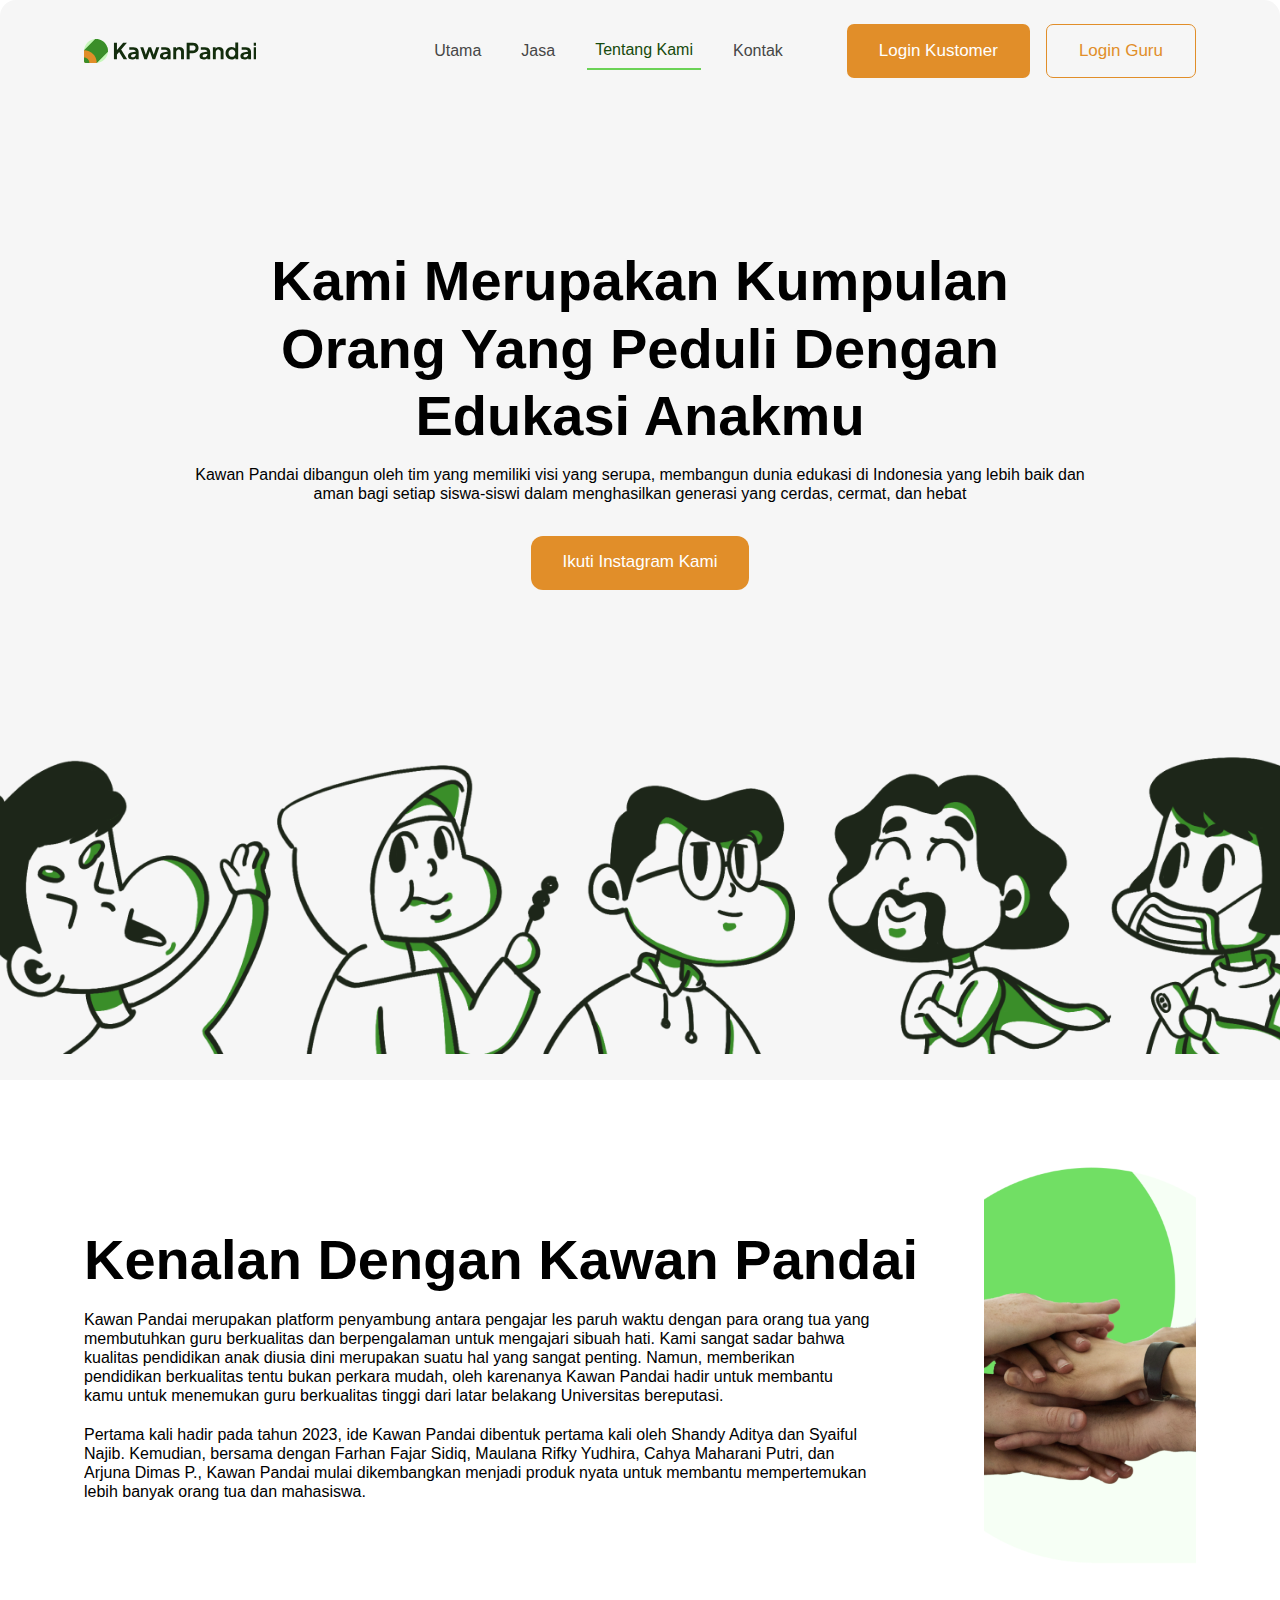
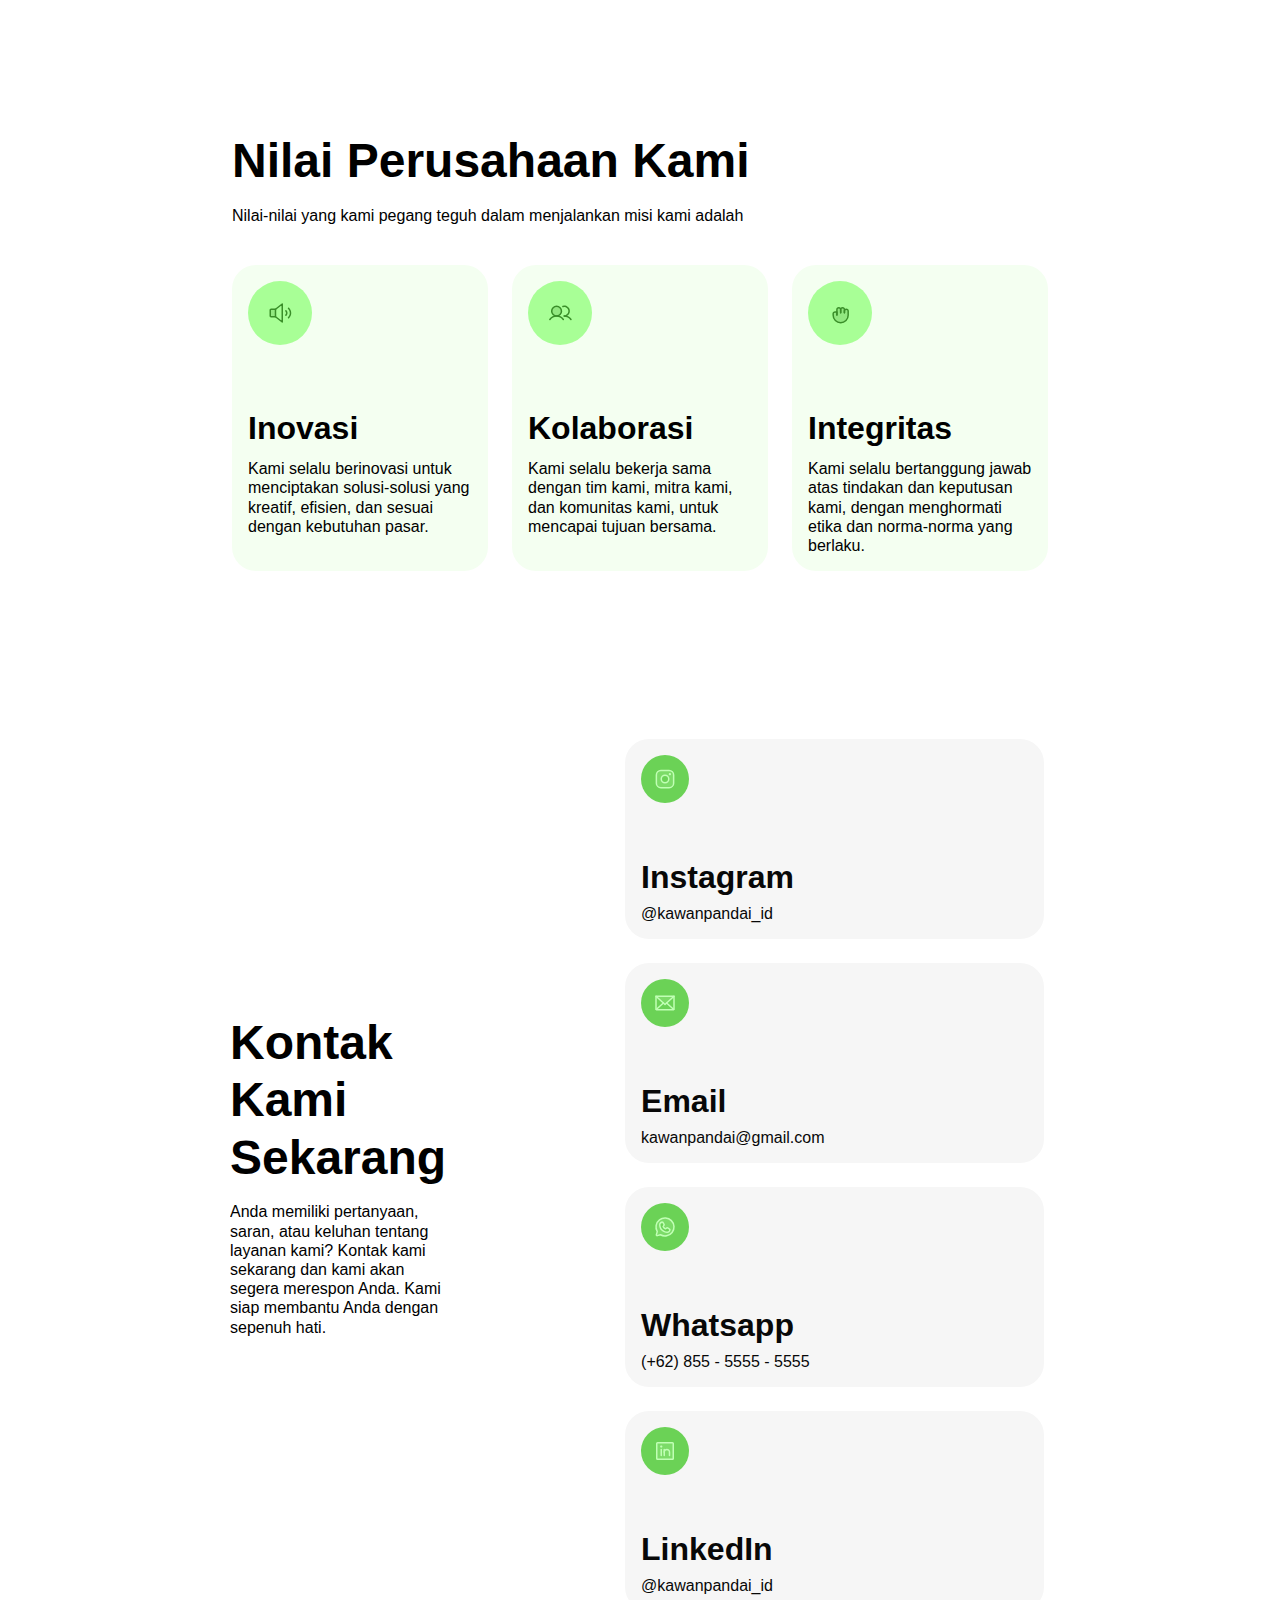
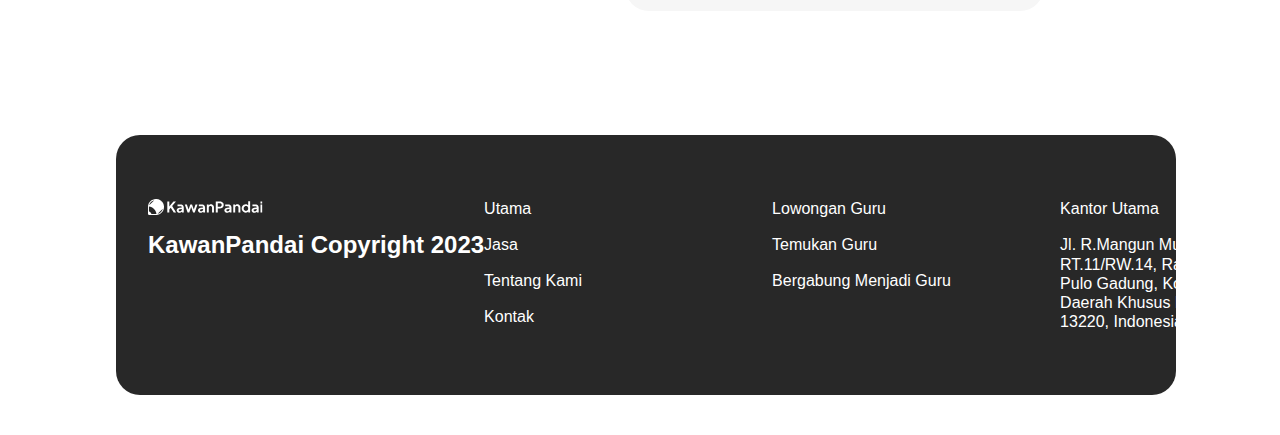
<file: aboutUs.html>
<!DOCTYPE html>
<html lang="en">
  <head>
    <meta charset="UTF-8" />
    <meta http-equiv="X-UA-Compatible" content="IE=edge" />
    <meta name="viewport" content="width=device-width, initial-scale=1.0" />
    <link rel="stylesheet" href="./style-aboutus.css" />

    <!-- Primary Meta Tags -->
    <title>KawanPandai</title>
    <meta name="title" content="KawanPandai - Platform mencari guru andalan!" />
    <meta name="description" content="Mencari guru les tidak pernah semudah ini!" />
    <link rel="shortcut icon" href="resource/imgs/title .png" type="image/x-icon">

    <!-- Open Graph / Facebook -->
    <meta property="og:type" content="website" />
    <meta property="og:url" content="https://junederz.github.io/kawanpandai/" />
    <meta property="og:title" content="KawanPandai - Platform mencari guru andalan!" />
    <meta property="og:description" content="Mencari guru les tidak pernah semudah ini!" />
    <meta property="og:image" content="https://metatags.io/images/meta-tags.png" />

    <!-- Twitter -->
    <meta property="twitter:card" content="summary_large_image" />
    <meta property="twitter:url" content="https://junederz.github.io/kawanpandai/" />
    <meta property="twitter:title" content="KawanPandai - Platform mencari guru andalan!" />
    <meta property="twitter:description" content="Mencari guru les tidak pernah semudah ini!" />
    <meta property="twitter:image" content="https://metatags.io/images/meta-tags.png" />

    <!-- Meta Tags Generated with https://metatags.io -->

    <style>
      a,
      button,
      input,
      select,
      h1,
      h2,
      h3,
      h4,
      h5,
      * {
        margin: 0;
        padding: 0;
        border: none;
        text-decoration: none;
        appearance: none;
        background: none;
      }
    </style>
    <title>Document</title>
  </head>
  <body>
    <div class="about-us">
      <div class="navigationbar-desktop">
        <div class="frame-3">
          <div class="a">
            <svg
              class="group"
              width="24"
              height="24"
              viewBox="0 0 24 24"
              fill="none"
              xmlns="http://www.w3.org/2000/svg"
            >
              <path
                d="M24.0003 11.9366C24.0345 18.5714 18.5252 24 11.8903 24H1.90601C0.853307 24 0 23.1467 0 22.094V12.0889C0 5.50794 5.3841 0.0190531 11.965 8.51789e-07C13.0816 -0.00326152 14.163 0.146025 15.1895 0.428416C19.2535 1.54585 22.4545 4.74689 23.572 8.81051C23.846 9.80657 23.9948 10.8546 24.0003 11.9366Z"
                fill="#C6F7BA"
              />
              <path
                d="M24.0003 12.0355C24.0035 10.9184 23.8542 9.83701 23.5718 8.81053C22.4544 4.74692 19.2534 1.546 15.1894 0.428573C14.163 0.146182 13.0816 -0.00310458 11.965 2.73054e-05C11.7139 0.000810276 11.4648 0.0103364 11.2175 0.0267788L0.0324933 11.2119C0.0112226 11.5019 0 11.7942 0 12.0888V22.0939C0 23.1466 0.853307 23.9999 1.90601 23.9999H11.9116C12.2061 23.9999 12.4984 23.9887 12.7881 23.9675L23.9736 12.782C23.99 12.535 23.9995 12.2861 24.0003 12.0355Z"
                fill="#3A8E29"
              />
              <path
                d="M12.7624 23.9689C12.4811 23.9892 12.1974 24 11.9117 24H1.9064C0.853699 24 0 23.1464 0 22.0936V12.0891C0 11.8026 0.0108311 11.5191 0.0310578 11.2376C7.05482 11.2542 12.7458 16.9452 12.7624 23.9689Z"
                fill="#E18E29"
              />
              <path
                d="M5.40237 23.9871C5.28335 23.9957 5.16356 24.0001 5.04233 24.0001H1.9064C0.853699 24.0001 0 23.1466 0 22.0937V18.9578C0 18.8366 0.00430634 18.7168 0.0130495 18.597C2.98664 18.6042 5.39597 21.0135 5.4025 23.9871H5.40237Z"
                fill="#3A8E29"
              />
            </svg>

            <svg
              class="group2"
              width="144"
              height="18"
              viewBox="0 0 144 18"
              fill="none"
              xmlns="http://www.w3.org/2000/svg"
            >
              <path
                d="M0.940918 17.2454V0.754475H3.95131V9.34301L3.13232 9.05527L10.1492 0.754475H13.9343L7.3601 8.54621L7.53718 6.42122L14.1336 17.2454H10.5919L6.1649 9.98491L3.95131 12.6191V17.2454H0.940918Z"
                fill="#132D0D"
              />
              <path
                d="M19.1581 17.5111C18.3169 17.5111 17.5866 17.3707 16.9667 17.0905C16.3468 16.8105 15.8671 16.4081 15.528 15.8841C15.1883 15.3604 15.0188 14.7518 15.0188 14.0579C15.0188 13.3938 15.1661 12.8 15.4616 12.276C15.7566 11.7523 16.2143 11.3131 16.834 10.9589C17.4538 10.6048 18.2358 10.354 19.1803 10.2062L23.1203 9.56433V11.7778L19.7336 12.3534C19.158 12.4567 18.7298 12.6411 18.4498 12.9068C18.1693 13.1724 18.0292 13.5194 18.0292 13.9471C18.0292 14.3604 18.1876 14.6887 18.5051 14.9321C18.8223 15.1756 19.217 15.2974 19.6894 15.2974C20.2943 15.2974 20.8294 15.1684 21.2942 14.9101C21.759 14.6519 22.1205 14.294 22.3789 13.8365C22.637 13.3792 22.7663 12.8773 22.7663 12.3312V10.0512C22.7663 9.35775 22.5561 8.80824 22.1355 8.40214C21.7149 7.99643 21.1134 7.79338 20.3314 7.79338H16.2806V5.20357H20.4863C21.5633 5.20357 22.4895 5.39553 23.2643 5.77906C24.039 6.16297 24.6329 6.70531 25.0462 7.40607C25.4592 8.10709 25.666 8.94448 25.666 9.91836V17.2451H22.9212V15.1866L23.541 15.1423C23.2311 15.6591 22.8621 16.0908 22.4343 16.4372C22.0062 16.7841 21.5192 17.0498 20.9734 17.234C20.4273 17.4184 19.8223 17.5108 19.1582 17.5108L19.1581 17.5111Z"
                fill="#132D0D"
              />
              <path
                d="M31.3766 17.2454L27.2373 5.2037H30.2921L33.3246 14.3457L32.2621 14.3236L35.494 5.20383H38.0617L41.2714 14.3236L40.2088 14.3457L43.2412 5.2037H46.2958L42.1567 17.2454H39.5666L36.2907 7.70503H37.2645L33.9442 17.2454H31.3765H31.3766Z"
                fill="#132D0D"
              />
              <path
                d="M51.0995 17.5111C50.2583 17.5111 49.5278 17.3707 48.9081 17.0905C48.2883 16.8105 47.8086 16.4081 47.4693 15.8841C47.1296 15.3604 46.9602 14.7518 46.9602 14.0579C46.9602 13.3938 47.1075 12.8 47.403 12.276C47.698 11.7523 48.1557 11.3131 48.7754 10.9589C49.3952 10.6048 50.1772 10.354 51.1217 10.2062L55.0619 9.56433V11.7778L51.6751 12.3534C51.0996 12.4567 50.6715 12.6411 50.3912 12.9068C50.1107 13.1724 49.9706 13.5194 49.9706 13.9471C49.9706 14.3604 50.129 14.6887 50.4465 14.9321C50.7636 15.1756 51.1582 15.2974 51.6306 15.2974C52.2356 15.2974 52.7706 15.1684 53.2356 14.9101C53.7004 14.6519 54.0617 14.294 54.3203 13.8365C54.5782 13.3792 54.7076 12.8773 54.7076 12.3312V10.0512C54.7076 9.35775 54.4973 8.80824 54.0768 8.40214C53.6562 7.99643 53.0547 7.79338 52.2728 7.79338H48.222V5.20357H52.4277C53.5047 5.20357 54.4309 5.39553 55.2057 5.77906C55.9804 6.16297 56.5742 6.70531 56.9874 7.40607C57.4005 8.10709 57.6073 8.94448 57.6073 9.91836V17.2451H54.8625V15.1866L55.4823 15.1423C55.1724 15.6591 54.8034 16.0908 54.3756 16.4372C53.9474 16.7841 53.4604 17.0498 52.9147 17.234C52.3684 17.4184 51.7637 17.5108 51.0996 17.5108L51.0995 17.5111Z"
                fill="#132D0D"
              />
              <path
                d="M60.2854 17.2454V5.20383H63.0079V7.57232L62.7866 7.15173C63.0668 6.42879 63.5282 5.87889 64.1702 5.50267C64.8121 5.12632 65.5609 4.93815 66.417 4.93815C67.3024 4.93815 68.0882 5.1301 68.7744 5.51363C69.4605 5.89755 69.9951 6.43232 70.3792 7.11846C70.7627 7.8046 70.9547 8.59801 70.9547 9.49804V17.2454H68.0548V10.1842C68.0548 9.65293 67.9515 9.19568 67.745 8.81176C67.5382 8.42824 67.2541 8.1294 66.8928 7.91526C66.531 7.70151 66.107 7.59437 65.62 7.59437C65.1475 7.59437 64.7269 7.70151 64.3583 7.91526C63.9892 8.1294 63.7015 8.42824 63.4951 8.81176C63.2882 9.19568 63.1851 9.65293 63.1851 10.1842V17.2454H60.2854Z"
                fill="#132D0D"
              />
              <path
                d="M73.6548 17.2454V0.754475H79.8084C80.9298 0.754475 81.9223 0.957525 82.7857 1.36323C83.6489 1.7692 84.3241 2.3593 84.8111 3.13405C85.2979 3.9088 85.5416 4.84954 85.5416 5.95627C85.5416 7.04851 85.2942 7.98168 84.8 8.75643C84.3054 9.53118 83.6302 10.1253 82.7746 10.5383C81.9184 10.9516 80.9296 11.1582 79.8084 11.1582H76.6652V17.2454H73.6548ZM76.6652 8.50197H79.8528C80.3985 8.50197 80.871 8.39509 81.2693 8.18108C81.6678 7.96733 81.9778 7.66849 82.1991 7.28458C82.4204 6.90105 82.5311 6.45828 82.5311 5.9564C82.5311 5.44003 82.4204 4.99361 82.1991 4.61726C81.9778 4.24091 81.6678 3.94586 81.2693 3.73185C80.8709 3.5181 80.3984 3.41096 79.8528 3.41096H76.6652V8.50197Z"
                fill="#132D0D"
              />
              <path
                d="M90.6991 17.5111C89.858 17.5111 89.1274 17.3707 88.5077 17.0905C87.8879 16.8105 87.4082 16.4081 87.0689 15.8841C86.7292 15.3604 86.5598 14.7518 86.5598 14.0579C86.5598 13.3938 86.7071 12.8 87.0026 12.276C87.2976 11.7523 87.7553 11.3131 88.375 10.9589C88.9949 10.6048 89.7768 10.354 90.7213 10.2062L94.6615 9.56433V11.7778L91.2747 12.3534C90.6993 12.4567 90.2711 12.6411 89.9908 12.9068C89.7104 13.1724 89.5702 13.5194 89.5702 13.9471C89.5702 14.3604 89.7286 14.6887 90.0461 14.9321C90.3632 15.1756 90.7578 15.2974 91.2302 15.2974C91.8352 15.2974 92.3702 15.1684 92.8352 14.9101C93.3 14.6519 93.6614 14.294 93.9199 13.8365C94.1779 13.3792 94.3072 12.8773 94.3072 12.3312V10.0512C94.3072 9.35775 94.097 8.80824 93.6764 8.40214C93.2558 7.99643 92.6543 7.79338 91.8724 7.79338H87.8216V5.20357H92.0273C93.1043 5.20357 94.0305 5.39553 94.8053 5.77906C95.58 6.16297 96.1738 6.70531 96.5871 7.40607C97.0001 8.10709 97.2069 8.94448 97.2069 9.91836V17.2451H94.4621V15.1866L95.0819 15.1423C94.772 15.6591 94.403 16.0908 93.9752 16.4372C93.547 16.7841 93.06 17.0498 92.5143 17.234C91.9681 17.4184 91.3633 17.5108 90.6992 17.5108L90.6991 17.5111Z"
                fill="#132D0D"
              />
              <path
                d="M99.885 17.2454V5.20383H102.608V7.57232L102.386 7.15173C102.666 6.42879 103.128 5.87889 103.77 5.50267C104.412 5.12632 105.161 4.93815 106.017 4.93815C106.902 4.93815 107.688 5.1301 108.374 5.51363C109.06 5.89755 109.595 6.43232 109.979 7.11846C110.362 7.8046 110.554 8.59801 110.554 9.49804V17.2454H107.654V10.1842C107.654 9.65293 107.551 9.19568 107.345 8.81176C107.138 8.42824 106.854 8.1294 106.492 7.91526C106.131 7.70151 105.707 7.59437 105.22 7.59437C104.747 7.59437 104.327 7.70151 103.958 7.91526C103.589 8.1294 103.301 8.42824 103.095 8.81176C102.888 9.19568 102.785 9.65293 102.785 10.1842V17.2454H99.885Z"
                fill="#132D0D"
              />
              <path
                d="M118.611 17.5111C117.445 17.5111 116.405 17.2343 115.49 16.681C114.575 16.1277 113.852 15.3716 113.321 14.4121C112.79 13.4529 112.524 12.3905 112.524 11.2246C112.524 10.0443 112.79 8.98167 113.321 8.03714C113.852 7.09288 114.579 6.34032 115.501 5.77932C116.423 5.21871 117.453 4.93815 118.589 4.93815C119.504 4.93815 120.319 5.11901 121.035 5.48048C121.751 5.84222 122.315 6.34762 122.729 6.99684L122.286 7.5945V0.488916H125.186V17.2454H122.441V14.9211L122.751 15.4968C122.337 16.1464 121.762 16.6443 121.024 16.9909C120.286 17.3375 119.482 17.5111 118.611 17.5111ZM118.921 14.8549C119.585 14.8549 120.168 14.7 120.67 14.39C121.171 14.0801 121.566 13.6523 121.854 13.1062C122.142 12.5605 122.286 11.9331 122.286 11.2247C122.286 10.5313 122.142 9.90766 121.854 9.35436C121.566 8.80093 121.171 8.36925 120.67 8.05946C120.168 7.74953 119.585 7.59463 118.921 7.59463C118.272 7.59463 117.689 7.75332 117.173 8.07055C116.656 8.38804 116.254 8.81581 115.966 9.35436C115.678 9.89317 115.535 10.5164 115.535 11.2247C115.535 11.9331 115.678 12.5605 115.966 13.1062C116.254 13.6523 116.656 14.0801 117.173 14.39C117.689 14.7 118.272 14.8549 118.921 14.8549Z"
                fill="#132D0D"
              />
              <path
                d="M131.538 17.5111C130.697 17.5111 129.967 17.3707 129.347 17.0905C128.727 16.8105 128.248 16.4081 127.908 15.8841C127.569 15.3604 127.399 14.7518 127.399 14.0579C127.399 13.3938 127.546 12.8 127.842 12.276C128.137 11.7523 128.595 11.3131 129.214 10.9589C129.834 10.6048 130.616 10.354 131.561 10.2062L135.501 9.56433V11.7778L132.114 12.3534C131.539 12.4567 131.11 12.6411 130.83 12.9068C130.55 13.1724 130.41 13.5194 130.41 13.9471C130.41 14.3604 130.568 14.6887 130.885 14.9321C131.203 15.1756 131.597 15.2974 132.07 15.2974C132.675 15.2974 133.21 15.1684 133.675 14.9101C134.139 14.6519 134.501 14.294 134.759 13.8365C135.017 13.3792 135.147 12.8773 135.147 12.3312V10.0512C135.147 9.35775 134.936 8.80824 134.516 8.40214C134.095 7.99643 133.494 7.79338 132.712 7.79338H128.661V5.20357H132.867C133.944 5.20357 134.87 5.39553 135.645 5.77906C136.419 6.16297 137.013 6.70531 137.426 7.40607C137.839 8.10709 138.046 8.94448 138.046 9.91836V17.2451H135.301V15.1866L135.921 15.1423C135.611 15.6591 135.242 16.0908 134.815 16.4372C134.386 16.7841 133.899 17.0498 133.354 17.234C132.807 17.4184 132.203 17.5108 131.539 17.5108L131.538 17.5111Z"
                fill="#132D0D"
              />
              <path
                d="M140.724 3.85347V0.754475H143.624V3.85347H140.724ZM140.724 17.2454V5.20383H143.624V17.2455L140.724 17.2454Z"
                fill="#132D0D"
              />
            </svg>
          </div>
          <div class="frame-5">
            <div class="frame-2">
              <div class="navbar-link">
                <a href="index.html" class="utama">Utama</a>
              </div>
              <div class="navbar-link">
                <a href="jasa.html" class="utama">Jasa</a>
              </div>
              <div class="navbar-link2">
                <div class="utama2">Tentang Kami</div>
              </div>
              <div class="navbar-link">
                <a href="contact.html" class="utama">Kontak</a>
              </div>
            </div>
            <div class="line-1"></div>
            <div class="frame-4">
              <div class="button">
                <div class="button2">Login Kustomer</div>
              </div>
              <div class="button3">
                <div class="button4">Login Guru</div>
              </div>
            </div>
          </div>
        </div>
      </div>
      <div class="hero">
        <div class="container">
          <div class="wrapper-text-hero">
            <div class="frame-6">
              <div
                class="kami-merupakan-kumpulan-orang-yang-peduli-dengan-edukasi-anakmu"
              >
                Kami Merupakan Kumpulan Orang Yang Peduli Dengan Edukasi Anakmu
              </div>
              <div
                class="[base64]"
              >
                Kawan Pandai dibangun oleh tim yang memiliki visi yang serupa,
                membangun dunia edukasi di Indonesia yang lebih baik dan aman
                bagi setiap siswa-siswi dalam menghasilkan generasi yang cerdas,
                cermat, dan hebat
              </div>
            </div>
            <div class="frame-95">
              <div class="button5">
                <div class="button6">Ikuti Instagram Kami</div>
              </div>
            </div>
          </div>
          <div class="frame-7">
            <img class="image-1" src="resource/imgs-aboutus/image-1.png" />
          </div>
        </div>
      </div>
      <div class="frame-729">
        <div class="container2">
          <div class="frame-62">
            <div class="kenalan-dengan-kawan-pandai">
              Kenalan Dengan Kawan Pandai
            </div>
            <div class="frame-723">
              <div
                class="[base64]"
              >
                Kawan Pandai merupakan platform penyambung antara pengajar les
                paruh waktu dengan para orang tua yang membutuhkan guru
                berkualitas dan berpengalaman untuk mengajari sibuah hati. Kami
                sangat sadar bahwa kualitas pendidikan anak diusia dini
                merupakan suatu hal yang sangat penting. Namun, memberikan
                pendidikan berkualitas tentu bukan perkara mudah, oleh karenanya
                Kawan Pandai hadir untuk membantu kamu untuk menemukan guru
                berkualitas tinggi dari latar belakang Universitas
                bereputasi.<br /><br />Pertama kali hadir pada tahun 2023, ide
                Kawan Pandai dibentuk pertama kali oleh Shandy Aditya dan
                Syaiful Najib. Kemudian, bersama dengan Farhan Fajar Sidiq,
                Maulana Rifky Yudhira, Cahya Maharani Putri, dan Arjuna Dimas
                P., Kawan Pandai mulai dikembangkan menjadi produk nyata untuk
                membantu mempertemukan lebih banyak orang tua dan mahasiswa.
              </div>
            </div>
          </div>
          <div class="wrapper-column-companyvalue">
            <img class="hero-1" src="resource/imgs-aboutus/hero-1.png" />
          </div>
        </div>
      </div>
      <div class="features-about-us">
        <div class="container3">
          <div class="headline-feature-home">
            <div class="nilai-perusahaan-kami">Nilai Perusahaan Kami</div>
            <div
              class="nilai-nilai-yang-kami-pegang-teguh-dalam-menjalankan-misi-kami-adalah"
            >
              Nilai-nilai yang kami pegang teguh dalam menjalankan misi kami
              adalah
            </div>
          </div>
          <div class="wrapper-column-companyvalue2">
            <div class="frame-59">
              <div class="frame-622">
                <div class="icons">
                  <svg
                    class="speaker-high"
                    width="24"
                    height="24"
                    viewBox="0 0 24 24"
                    fill="none"
                    xmlns="http://www.w3.org/2000/svg"
                  >
                    <path
                      opacity="0.2"
                      d="M7.5 15.75H3C2.80109 15.75 2.61032 15.671 2.46967 15.5303C2.32902 15.3897 2.25 15.1989 2.25 15V9C2.25 8.80109 2.32902 8.61032 2.46967 8.46967C2.61032 8.32902 2.80109 8.25 3 8.25H7.5V15.75Z"
                      fill="#3A8E29"
                    />
                    <path
                      d="M20.5229 7.22705C21.1497 7.85385 21.6469 8.59796 21.9862 9.41691C22.3254 10.2359 22.5 11.1136 22.5 12C22.5 12.8864 22.3254 13.7642 21.9862 14.5831C21.6469 15.4021 21.1497 16.1462 20.5229 16.773"
                      stroke="#3A8E29"
                      stroke-width="1.5"
                      stroke-linecap="round"
                      stroke-linejoin="round"
                    />
                    <path
                      d="M7.5 15.75H3C2.80109 15.75 2.61032 15.671 2.46967 15.5303C2.32902 15.3897 2.25 15.1989 2.25 15V9C2.25 8.80109 2.32902 8.61032 2.46967 8.46967C2.61032 8.32902 2.80109 8.25 3 8.25H7.5L14.25 3V21L7.5 15.75Z"
                      stroke="#3A8E29"
                      stroke-width="1.5"
                      stroke-linecap="round"
                      stroke-linejoin="round"
                    />
                    <path
                      d="M7.49707 8.25V15.75"
                      stroke="#3A8E29"
                      stroke-width="1.5"
                      stroke-linecap="round"
                      stroke-linejoin="round"
                    />
                    <path
                      d="M17.8711 9.87866C18.1497 10.1572 18.3706 10.488 18.5214 10.8519C18.6722 11.2159 18.7498 11.606 18.7498 12C18.7498 12.3939 18.6722 12.7841 18.5214 13.148C18.3706 13.512 18.1497 13.8427 17.8711 14.1213"
                      stroke="#3A8E29"
                      stroke-width="1.5"
                      stroke-linecap="round"
                      stroke-linejoin="round"
                    />
                  </svg>
                </div>
              </div>
              <div class="frame-63">
                <div class="inovasi">Inovasi</div>
                <div
                  class="kami-selalu-berinovasi-untuk-menciptakan-solusi-solusi-yang-kreatif-efisien-dan-sesuai-dengan-kebutuhan-pasar"
                >
                  Kami selalu berinovasi untuk menciptakan solusi-solusi yang
                  kreatif, efisien, dan sesuai dengan kebutuhan pasar.
                </div>
              </div>
            </div>
            <div class="frame-60">
              <div class="frame-622">
                <div class="icons">
                  <svg
                    class="users"
                    width="25"
                    height="24"
                    viewBox="0 0 25 24"
                    fill="none"
                    xmlns="http://www.w3.org/2000/svg"
                  >
                    <path
                      opacity="0.2"
                      d="M8.5835 15C11.2759 15 13.4585 12.8174 13.4585 10.125C13.4585 7.43261 11.2759 5.25 8.5835 5.25C5.89111 5.25 3.7085 7.43261 3.7085 10.125C3.7085 12.8174 5.89111 15 8.5835 15Z"
                      fill="#3A8E29"
                    />
                    <path
                      d="M8.5835 15C11.2759 15 13.4585 12.8174 13.4585 10.125C13.4585 7.43261 11.2759 5.25 8.5835 5.25C5.89111 5.25 3.7085 7.43261 3.7085 10.125C3.7085 12.8174 5.89111 15 8.5835 15Z"
                      stroke="#3A8E29"
                      stroke-width="1.5"
                      stroke-miterlimit="10"
                    />
                    <path
                      d="M14.9038 5.43173C15.5743 5.24281 16.2775 5.19978 16.9661 5.30552C17.6547 5.41126 18.3125 5.66333 18.8955 6.04475C19.4784 6.42616 19.9728 6.92807 20.3455 7.51666C20.7181 8.10525 20.9602 8.76685 21.0556 9.45692C21.151 10.147 21.0975 10.8495 20.8985 11.5171C20.6995 12.1847 20.3598 12.8019 19.9022 13.3272C19.4446 13.8524 18.8798 14.2735 18.2458 14.5621C17.6117 14.8507 16.9232 15.0001 16.2266 15.0001"
                      stroke="#3A8E29"
                      stroke-width="1.5"
                      stroke-linecap="round"
                      stroke-linejoin="round"
                    />
                    <path
                      d="M1.8335 18.5059C2.59487 17.4229 3.60564 16.539 4.78048 15.9288C5.95532 15.3186 7.25972 15.0001 8.58357 15C9.90743 14.9999 11.2119 15.3184 12.3867 15.9285C13.5616 16.5386 14.5725 17.4225 15.3339 18.5054"
                      stroke="#3A8E29"
                      stroke-width="1.5"
                      stroke-linecap="round"
                      stroke-linejoin="round"
                    />
                    <path
                      d="M16.2261 15C17.55 14.999 18.8548 15.3171 20.0297 15.9273C21.2047 16.5375 22.2154 17.4218 22.9761 18.5054"
                      stroke="#3A8E29"
                      stroke-width="1.5"
                      stroke-linecap="round"
                      stroke-linejoin="round"
                    />
                  </svg>
                </div>
              </div>
              <div class="frame-63">
                <div class="kolaborasi">Kolaborasi</div>
                <div
                  class="kami-selalu-bekerja-sama-dengan-tim-kami-mitra-kami-dan-komunitas-kami-untuk-mencapai-tujuan-bersama"
                >
                  Kami selalu bekerja sama dengan tim kami, mitra kami, dan
                  komunitas kami, untuk mencapai tujuan bersama.
                </div>
              </div>
            </div>
            <div class="frame-61">
              <div class="frame-622">
                <div class="icons">
                  <svg
                    class="hand-grabbing"
                    width="25"
                    height="24"
                    viewBox="0 0 25 24"
                    fill="none"
                    xmlns="http://www.w3.org/2000/svg"
                  >
                    <path
                      opacity="0.2"
                      d="M8.91699 10.875H7.04199C6.54471 10.875 6.0678 11.0725 5.71617 11.4242C5.36454 11.7758 5.16699 12.2527 5.16699 12.75V14.25C5.16699 16.2391 5.95717 18.1468 7.36369 19.5533C8.77021 20.9598 10.6779 21.75 12.667 21.75C14.6561 21.75 16.5638 20.9598 17.9703 19.5533C19.3768 18.1468 20.167 16.2391 20.167 14.25V10.125C20.167 9.62772 19.9694 9.15081 19.6178 8.79917C19.2662 8.44754 18.7893 8.25 18.292 8.25C17.7947 8.25 17.3178 8.44754 16.9662 8.79917C16.6145 9.15081 16.417 9.62772 16.417 10.125V8.625C16.417 8.12772 16.2194 7.65081 15.8678 7.29917C15.5162 6.94754 15.0393 6.75 14.542 6.75C14.0447 6.75 13.5678 6.94754 13.2162 7.29917C12.8645 7.65081 12.667 8.12772 12.667 8.625C12.667 8.12772 12.4694 7.65081 12.1178 7.29917C11.7662 6.94754 11.2893 6.75 10.792 6.75C10.2947 6.75 9.8178 6.94754 9.46617 7.29917C9.11454 7.65081 8.91699 8.12772 8.91699 8.625V10.875Z"
                      fill="#3A8E29"
                    />
                    <path
                      d="M12.667 11.625V8.625C12.667 8.12772 12.4694 7.65081 12.1178 7.29917C11.7662 6.94754 11.2893 6.75 10.792 6.75C10.2947 6.75 9.8178 6.94754 9.46617 7.29917C9.11454 7.65081 8.91699 8.12772 8.91699 8.625V13.875"
                      stroke="#3A8E29"
                      stroke-width="1.5"
                      stroke-linecap="round"
                      stroke-linejoin="round"
                    />
                    <path
                      d="M16.417 11.625V8.625C16.417 8.12772 16.2194 7.65081 15.8678 7.29917C15.5162 6.94754 15.0393 6.75 14.542 6.75C14.0447 6.75 13.5678 6.94754 13.2162 7.29917C12.8645 7.65081 12.667 8.12772 12.667 8.625V11.625"
                      stroke="#3A8E29"
                      stroke-width="1.5"
                      stroke-linecap="round"
                      stroke-linejoin="round"
                    />
                    <path
                      d="M8.91699 13.875V10.875H7.04199C6.54471 10.875 6.0678 11.0725 5.71617 11.4242C5.36454 11.7758 5.16699 12.2527 5.16699 12.75V14.25C5.16699 16.2391 5.95717 18.1468 7.36369 19.5533C8.77021 20.9598 10.6779 21.75 12.667 21.75C14.6561 21.75 16.5638 20.9598 17.9703 19.5533C19.3768 18.1468 20.167 16.2391 20.167 14.25V10.125C20.167 9.62772 19.9694 9.15081 19.6178 8.79917C19.2662 8.44754 18.7893 8.25 18.292 8.25C17.7947 8.25 17.3178 8.44754 16.9662 8.79917C16.6145 9.15081 16.417 9.62772 16.417 10.125V11.625"
                      stroke="#3A8E29"
                      stroke-width="1.5"
                      stroke-linecap="round"
                      stroke-linejoin="round"
                    />
                  </svg>
                </div>
              </div>
              <div class="frame-63">
                <div class="integritas">Integritas</div>
                <div
                  class="kami-selalu-bertanggung-jawab-atas-tindakan-dan-keputusan-kami-dengan-menghormati-etika-dan-norma-norma-yang-berlaku"
                >
                  Kami selalu bertanggung jawab atas tindakan dan keputusan
                  kami, dengan menghormati etika dan norma-norma yang berlaku.
                </div>
              </div>
            </div>
          </div>
        </div>
      </div>
      <div class="contact">
        <div class="container4">
          <div class="wrapper-div-guideline">
            <div class="frame-15">
              <div class="frame-21">
                <div class="kontak-kami-sekarang">Kontak Kami Sekarang</div>
                <div
                  class="anda-memiliki-pertanyaan-saran-atau-keluhan-tentang-layanan-kami-kontak-kami-sekarang-dan-kami-akan-segera-merespon-anda-kami-siap-membantu-anda-dengan-sepenuh-hati"
                >
                  Anda memiliki pertanyaan, saran, atau keluhan tentang layanan
                  kami? Kontak kami sekarang dan kami akan segera merespon Anda.
                  Kami siap membantu Anda dengan sepenuh hati.
                </div>
              </div>
            </div>
          </div>
          <div class="wrapper-div-guideline2">
            <div class="frame-35">
              <div class="frame-40">
                <div class="icons2">
                  <svg
                    class="instagram-logo"
                    width="24"
                    height="24"
                    viewBox="0 0 24 24"
                    fill="none"
                    xmlns="http://www.w3.org/2000/svg"
                  >
                    <path
                      opacity="0.2"
                      d="M16.125 3.375H7.875C7.28405 3.375 6.69889 3.49139 6.15292 3.71754C5.60696 3.94368 5.11088 4.27515 4.69302 4.69302C4.27515 5.11088 3.94368 5.60696 3.71754 6.15292C3.49139 6.69889 3.375 7.28405 3.375 7.875V16.125C3.375 16.7159 3.49139 17.3011 3.71754 17.8471C3.94368 18.393 4.27515 18.8891 4.69302 19.307C5.11088 19.7248 5.60696 20.0563 6.15292 20.2825C6.69889 20.5086 7.28405 20.625 7.875 20.625H16.125C16.7159 20.625 17.3011 20.5086 17.8471 20.2825C18.393 20.0563 18.8891 19.7248 19.307 19.307C19.7248 18.8891 20.0563 18.393 20.2825 17.8471C20.5086 17.3011 20.625 16.7159 20.625 16.125V7.875C20.625 7.28405 20.5086 6.69889 20.2825 6.15292C20.0563 5.60696 19.7248 5.11088 19.307 4.69302C18.8891 4.27515 18.393 3.94368 17.8471 3.71754C17.3011 3.49139 16.7159 3.375 16.125 3.375ZM12 15.75C11.2583 15.75 10.5333 15.5301 9.91661 15.118C9.29993 14.706 8.81928 14.1203 8.53545 13.4351C8.25162 12.7498 8.17736 11.9958 8.32205 11.2684C8.46675 10.541 8.8239 9.8728 9.34835 9.34835C9.8728 8.8239 10.541 8.46675 11.2684 8.32205C11.9958 8.17736 12.7498 8.25162 13.4351 8.53545C14.1203 8.81928 14.706 9.29993 15.118 9.91661C15.5301 10.5333 15.75 11.2583 15.75 12C15.75 12.9946 15.3549 13.9484 14.6516 14.6516C13.9484 15.3549 12.9946 15.75 12 15.75Z"
                      fill="#C1FFB5"
                    />
                    <path
                      d="M12 15.75C14.0711 15.75 15.75 14.0711 15.75 12C15.75 9.92893 14.0711 8.25 12 8.25C9.92893 8.25 8.25 9.92893 8.25 12C8.25 14.0711 9.92893 15.75 12 15.75Z"
                      stroke="#C1FFB5"
                      stroke-width="1.5"
                      stroke-miterlimit="10"
                    />
                    <path
                      d="M16.125 3.375H7.875C5.38972 3.375 3.375 5.38972 3.375 7.875V16.125C3.375 18.6103 5.38972 20.625 7.875 20.625H16.125C18.6103 20.625 20.625 18.6103 20.625 16.125V7.875C20.625 5.38972 18.6103 3.375 16.125 3.375Z"
                      stroke="#C1FFB5"
                      stroke-width="1.5"
                      stroke-linecap="round"
                      stroke-linejoin="round"
                    />
                    <path
                      d="M16.875 8.25C17.4963 8.25 18 7.74632 18 7.125C18 6.50368 17.4963 6 16.875 6C16.2537 6 15.75 6.50368 15.75 7.125C15.75 7.74632 16.2537 8.25 16.875 8.25Z"
                      fill="#C1FFB5"
                    />
                  </svg>
                </div>
              </div>
              <div class="frame-39">
                <div class="instagram">Instagram</div>
                <div class="kawanpandai-id">@kawanpandai_id</div>
              </div>
            </div>
            <div class="frame-402">
              <div class="frame-40">
                <div class="icons2">
                  <svg
                    class="envelope"
                    width="24"
                    height="24"
                    viewBox="0 0 24 24"
                    fill="none"
                    xmlns="http://www.w3.org/2000/svg"
                  >
                    <path
                      opacity="0.2"
                      d="M21.0005 5.25L12.0005 13.5L3.00049 5.25H21.0005Z"
                      fill="#C1FFB5"
                    />
                    <path
                      d="M21 5.25L12 13.5L3 5.25"
                      stroke="#C1FFB5"
                      stroke-width="1.5"
                      stroke-linecap="round"
                      stroke-linejoin="round"
                    />
                    <path
                      d="M3 5.25H21V18C21 18.1989 20.921 18.3897 20.7803 18.5303C20.6397 18.671 20.4489 18.75 20.25 18.75H3.75C3.55109 18.75 3.36032 18.671 3.21967 18.5303C3.07902 18.3897 3 18.1989 3 18V5.25Z"
                      stroke="#C1FFB5"
                      stroke-width="1.5"
                      stroke-linecap="round"
                      stroke-linejoin="round"
                    />
                    <path
                      d="M10.3638 12L3.23145 18.538"
                      stroke="#C1FFB5"
                      stroke-width="1.5"
                      stroke-linecap="round"
                      stroke-linejoin="round"
                    />
                    <path
                      d="M20.7687 18.5381L13.6362 12"
                      stroke="#C1FFB5"
                      stroke-width="1.5"
                      stroke-linecap="round"
                      stroke-linejoin="round"
                    />
                  </svg>
                </div>
              </div>
              <div class="frame-39">
                <div class="email">Email</div>
                <div class="kawanpandai-gmail-com">kawanpandai@gmail.com</div>
              </div>
            </div>
            <div class="frame-41">
              <div class="frame-40">
                <div class="icons2">
                  <svg
                    class="whatsapp-logo"
                    width="24"
                    height="24"
                    viewBox="0 0 24 24"
                    fill="none"
                    xmlns="http://www.w3.org/2000/svg"
                  >
                    <path
                      opacity="0.2"
                      d="M12 3C10.4111 3.00037 8.8506 3.42129 7.47703 4.21998C6.10346 5.01867 4.96575 6.16668 4.17948 7.5474C3.39321 8.92812 2.98639 10.4924 3.00035 12.0812C3.0143 13.67 3.44854 15.2269 4.25894 16.5936L4.25899 16.5935L3.37088 19.7019C3.33414 19.8306 3.33245 19.9666 3.366 20.0961C3.39956 20.2256 3.46712 20.3437 3.5617 20.4383C3.65628 20.5329 3.77443 20.6005 3.90391 20.634C4.03338 20.6676 4.16948 20.6659 4.29808 20.6291L7.40648 19.741V19.7411C8.59766 20.4479 9.93588 20.8702 11.317 20.9753C12.6981 21.0803 14.0848 20.8651 15.3691 20.3466C16.6535 19.828 17.8008 19.02 18.7218 17.9855C19.6429 16.951 20.3127 15.7179 20.6792 14.3822C21.0457 13.0465 21.099 11.6442 20.8349 10.2845C20.5708 8.92484 19.9965 7.64446 19.1566 6.54304C18.3168 5.44163 17.2341 4.54891 15.9928 3.93438C14.7515 3.31985 13.3851 3.00009 12 3ZM14.2606 17.25C13.2739 17.2514 12.2966 17.0581 11.3848 16.6811C10.4729 16.3042 9.64436 15.751 8.94665 15.0533C8.24894 14.3556 7.69577 13.5271 7.31882 12.6152C6.94187 11.7033 6.74855 10.726 6.74996 9.73934C6.75219 9.04481 7.02981 8.37953 7.52192 7.88942C8.01402 7.39932 8.68043 7.12441 9.37496 7.125C9.48887 7.125 9.60076 7.15511 9.69929 7.21229C9.79782 7.26946 9.87948 7.35168 9.93599 7.45058L11.0321 9.36864C11.0981 9.48431 11.1322 9.61551 11.1308 9.74872C11.1294 9.88194 11.0925 10.0124 11.024 10.1266L10.1438 11.5937C10.5966 12.5986 11.4013 13.4033 12.4063 13.8562L12.4063 13.8562L13.8733 12.976C13.9876 12.9074 14.118 12.8706 14.2512 12.8691C14.3844 12.8677 14.5156 12.9018 14.6313 12.9679L16.5493 14.0639C16.6483 14.1205 16.7305 14.2021 16.7877 14.3007C16.8448 14.3992 16.875 14.5111 16.875 14.625C16.873 15.3187 16.5972 15.9837 16.1077 16.4752C15.6181 16.9667 14.9543 17.2452 14.2606 17.25Z"
                      fill="#C1FFB5"
                    />
                    <path
                      d="M4.25895 16.5936C3.14076 14.7086 2.74916 12.4802 3.15768 10.327C3.56621 8.17366 4.74675 6.24356 6.47764 4.89909C8.20852 3.55462 10.3707 2.88826 12.5581 3.02514C14.7455 3.16202 16.8078 4.09273 18.3575 5.6425C19.9073 7.19226 20.838 9.25448 20.9749 11.4419C21.1118 13.6293 20.4455 15.7915 19.101 17.5224C17.7565 19.2533 15.8264 20.4338 13.6732 20.8424C11.5199 21.2509 9.29149 20.8593 7.40649 19.7411L7.40651 19.741L4.29808 20.6292C4.16948 20.6659 4.03338 20.6676 3.90391 20.634C3.77443 20.6005 3.65628 20.5329 3.56171 20.4384C3.46713 20.3438 3.39956 20.2256 3.36601 20.0961C3.33246 19.9667 3.33415 19.8306 3.37089 19.702L4.25902 16.5935L4.25895 16.5936Z"
                      stroke="#C1FFB5"
                      stroke-width="1.5"
                      stroke-linecap="round"
                      stroke-linejoin="round"
                    />
                    <path
                      d="M14.2607 17.25C13.274 17.2514 12.2967 17.0581 11.3848 16.6811C10.4729 16.3042 9.64441 15.751 8.9467 15.0533C8.24899 14.3556 7.69582 13.5271 7.31887 12.6152C6.94192 11.7033 6.74861 10.726 6.75001 9.73934C6.75224 9.04482 7.02986 8.37953 7.52196 7.88943C8.01406 7.39932 8.68047 7.12441 9.375 7.125V7.125C9.48892 7.125 9.60081 7.15512 9.69934 7.21229C9.79787 7.26947 9.87953 7.35168 9.93605 7.45059L11.0321 9.36865C11.0982 9.48432 11.1323 9.61551 11.1309 9.74873C11.1294 9.88195 11.0926 10.0124 11.024 10.1266L10.1438 11.5937C10.5967 12.5986 11.4014 13.4033 12.4063 13.8562V13.8562L13.8734 12.976C13.9876 12.9074 14.118 12.8706 14.2513 12.8691C14.3845 12.8677 14.5157 12.9018 14.6313 12.9679L16.5494 14.064C16.6483 14.1205 16.7305 14.2021 16.7877 14.3007C16.8449 14.3992 16.875 14.5111 16.875 14.625V14.625C16.873 15.3187 16.5973 15.9837 16.1077 16.4752C15.6182 16.9667 14.9544 17.2452 14.2607 17.25V17.25Z"
                      stroke="#C1FFB5"
                      stroke-width="1.5"
                      stroke-linecap="round"
                      stroke-linejoin="round"
                    />
                  </svg>
                </div>
              </div>
              <div class="frame-39">
                <div class="whatsapp">Whatsapp</div>
                <div class="_62-855-5555-5555">(+62) 855 - 5555 - 5555</div>
              </div>
            </div>
            <div class="frame-392">
              <div class="frame-40">
                <div class="icons2">
                  <svg
                    class="linkedin-logo"
                    width="24"
                    height="24"
                    viewBox="0 0 24 24"
                    fill="none"
                    xmlns="http://www.w3.org/2000/svg"
                  >
                    <path
                      opacity="0.2"
                      d="M19.5 3.75H4.5C4.08579 3.75 3.75 4.08579 3.75 4.5V19.5C3.75 19.9142 4.08579 20.25 4.5 20.25H19.5C19.9142 20.25 20.25 19.9142 20.25 19.5V4.5C20.25 4.08579 19.9142 3.75 19.5 3.75Z"
                      fill="#C1FFB5"
                    />
                    <path
                      d="M19.5 3.75H4.5C4.08579 3.75 3.75 4.08579 3.75 4.5V19.5C3.75 19.9142 4.08579 20.25 4.5 20.25H19.5C19.9142 20.25 20.25 19.9142 20.25 19.5V4.5C20.25 4.08579 19.9142 3.75 19.5 3.75Z"
                      stroke="#C1FFB5"
                      stroke-width="1.5"
                      stroke-linecap="round"
                      stroke-linejoin="round"
                    />
                    <path
                      d="M11.25 10.5V16.5"
                      stroke="#C1FFB5"
                      stroke-width="1.5"
                      stroke-linecap="round"
                      stroke-linejoin="round"
                    />
                    <path
                      d="M8.25 10.5V16.5"
                      stroke="#C1FFB5"
                      stroke-width="1.5"
                      stroke-linecap="round"
                      stroke-linejoin="round"
                    />
                    <path
                      d="M11.25 13.125C11.25 12.4288 11.5266 11.7611 12.0188 11.2688C12.5111 10.7766 13.1788 10.5 13.875 10.5C14.5712 10.5 15.2389 10.7766 15.7312 11.2688C16.2234 11.7611 16.5 12.4288 16.5 13.125V16.5"
                      stroke="#C1FFB5"
                      stroke-width="1.5"
                      stroke-linecap="round"
                      stroke-linejoin="round"
                    />
                    <path
                      d="M8.25 8.625C8.87132 8.625 9.375 8.12132 9.375 7.5C9.375 6.87868 8.87132 6.375 8.25 6.375C7.62868 6.375 7.125 6.87868 7.125 7.5C7.125 8.12132 7.62868 8.625 8.25 8.625Z"
                      fill="#C1FFB5"
                    />
                  </svg>
                </div>
              </div>
              <div class="frame-39">
                <div class="linked-in">LinkedIn</div>
                <div class="kawanpandai-id">@kawanpandai_id</div>
              </div>
            </div>
          </div>
        </div>
      </div>
      <div class="footer">
        <div class="container5">
          <div class="frame-43">
            <div class="frame-48">
              <svg
                class="a2"
                width="115"
                height="16"
                viewBox="0 0 115 16"
                fill="none"
                xmlns="http://www.w3.org/2000/svg"
              >
                <g clip-path="url(#clip0_266_1029)">
                  <path
                    d="M16.0002 7.95799C16 7.91997 15.9984 7.8823 15.9977 7.84446C15.997 7.80218 15.9964 7.75981 15.995 7.71771C15.9932 7.66855 15.9904 7.61966 15.9878 7.57068C15.9856 7.5291 15.9838 7.48751 15.9809 7.4461C15.9776 7.3966 15.973 7.34745 15.9688 7.29821C15.9653 7.25784 15.9622 7.21739 15.9582 7.1772C15.953 7.12717 15.9467 7.0775 15.9407 7.02773C15.936 6.98867 15.9317 6.94952 15.9265 6.91072C15.9195 6.85966 15.9113 6.80911 15.9034 6.75839C15.8977 6.72133 15.8925 6.6841 15.8862 6.64721C15.8772 6.59414 15.8668 6.54151 15.8567 6.48879C15.8502 6.45469 15.8444 6.42032 15.8374 6.38639C15.8257 6.32889 15.8124 6.27191 15.7994 6.21484C15.7929 6.18613 15.787 6.15716 15.7802 6.12854C15.7597 6.04319 15.7379 5.95837 15.7147 5.87407C15.4354 4.85821 14.9606 3.92317 14.3336 3.11193C14.1768 2.90914 14.0105 2.714 13.8353 2.52739C13.7186 2.40299 13.5978 2.28224 13.4734 2.16549C13.349 2.04874 13.2208 1.9359 13.0891 1.82716C13.0232 1.77279 12.9565 1.71946 12.8889 1.66726C12.5508 1.40601 12.1914 1.17112 11.8135 0.965891C11.7379 0.924828 11.6616 0.884984 11.5845 0.84627C11.3534 0.730304 11.1159 0.625125 10.8727 0.531603C10.6294 0.437995 10.3805 0.355957 10.1265 0.286098C10.0414 0.262696 9.95573 0.240686 9.8696 0.220068C9.84255 0.213543 9.81506 0.208149 9.78791 0.201886C9.72849 0.188314 9.66916 0.174569 9.60922 0.162302C9.57799 0.155951 9.54632 0.150645 9.51492 0.144642C9.45863 0.133854 9.40252 0.122719 9.34579 0.113149C9.31204 0.107407 9.27785 0.102883 9.24392 0.0975766C9.1892 0.0890509 9.13457 0.0800903 9.0795 0.0726956C9.04339 0.0678237 9.00686 0.0641699 8.97058 0.05982C8.91734 0.0533823 8.86418 0.0465095 8.81068 0.0411157C8.77205 0.0372009 8.73308 0.034591 8.69436 0.0312851C8.64269 0.0268483 8.5911 0.0218895 8.53916 0.0184966C8.49888 0.0157997 8.45834 0.0144078 8.41789 0.0123198C8.36699 0.00970993 8.31619 0.00657805 8.26503 0.00492511C8.22328 0.00353317 8.18117 0.00353317 8.13924 0.00283719C8.09304 0.00205422 8.04711 0.000488281 8.00074 0.000488281C7.99291 0.000488281 7.98491 0.000488281 7.97708 0.000488281C7.89539 0.000749271 7.81413 0.0026632 7.73305 0.0053601C7.72661 0.00562109 7.72017 0.00596907 7.71365 0.00614307C3.64168 0.153776 0.317016 3.4386 0.0216622 7.47481C0.00748172 7.66812 0 7.86299 0 8.05943V14.7295C0 14.7711 0.00234891 14.812 0.00617677 14.8526C0.00748172 14.8661 0.00991762 14.8794 0.0116576 14.8928C0.0150504 14.9196 0.0187043 14.9461 0.0237501 14.9722C0.026795 14.9881 0.0307968 15.0036 0.0344507 15.0193C0.0398445 15.0423 0.0454123 15.0653 0.052111 15.0878C0.0569828 15.1043 0.0624636 15.1206 0.0679444 15.1369C0.0749912 15.1577 0.0824729 15.1783 0.0905636 15.1986C0.0972623 15.2154 0.104222 15.232 0.11153 15.2483C0.119968 15.2672 0.129016 15.2856 0.138325 15.304C0.14685 15.3208 0.155376 15.3374 0.164598 15.3538C0.17408 15.3705 0.184259 15.3866 0.194438 15.4029C0.205051 15.4198 0.215404 15.4367 0.226713 15.453C0.236283 15.4668 0.246636 15.4798 0.256727 15.4932C0.270038 15.5109 0.283 15.5288 0.297181 15.5457C0.300661 15.5498 0.304575 15.5536 0.308142 15.5578C0.351206 15.6078 0.397923 15.6545 0.44812 15.6972C0.448903 15.6979 0.449686 15.6987 0.450556 15.6994C0.473001 15.7184 0.496577 15.736 0.520327 15.7534C0.527026 15.7583 0.533377 15.7635 0.540163 15.7683C0.563304 15.7846 0.587228 15.7997 0.6115 15.8144C0.619417 15.8192 0.627159 15.8241 0.635163 15.8288C0.659696 15.8429 0.684751 15.8561 0.710241 15.8687C0.718419 15.8727 0.726683 15.8767 0.734948 15.8806C0.761221 15.8929 0.787842 15.9042 0.814985 15.9146C0.822641 15.9176 0.830384 15.9203 0.838126 15.9231C0.866574 15.9333 0.895283 15.9429 0.924601 15.9512C0.930517 15.9529 0.936606 15.9543 0.942522 15.9559C0.974189 15.9643 1.00603 15.972 1.03865 15.978C1.11391 15.992 1.19125 16.0001 1.2705 16.0001H3.36112C3.36112 16.0001 3.36181 16.0001 3.36216 16.0001H7.92644C8.12184 16.0001 8.31567 15.9927 8.50784 15.9788C8.50784 15.979 8.50784 15.9793 8.50784 15.9794C8.5135 15.979 8.51933 15.9789 8.52498 15.9785L8.52585 15.9776C12.5651 15.6769 15.8406 12.3645 15.9936 8.29623C15.9943 8.27901 15.9949 8.26178 15.9954 8.24456C15.9971 8.18731 15.9983 8.12998 15.9988 8.07257C15.999 8.05621 15.9997 8.04012 15.9997 8.02376C15.9997 8.01471 15.9994 8.00584 15.9994 7.99688C15.9994 7.98383 15.9997 7.97095 15.9997 7.9579L16.0002 7.95799ZM3.02418 3.06164C3.95661 2.11686 5.0974 1.46856 6.3351 1.16129L1.17332 6.32306C1.48155 5.10728 2.11263 3.9852 3.02418 3.06164ZM7.92679 15.0433H3.47221C3.13693 13.8235 2.17666 12.8632 0.956877 12.5278V8.05952C0.956877 7.88805 0.965141 7.71779 0.977321 7.54824C4.8947 7.99636 8.00335 11.1047 8.4519 15.022C8.27782 15.0347 8.10296 15.0434 7.9267 15.0434L7.92679 15.0433ZM12.9883 12.927C12.0565 13.8636 10.9176 14.5112 9.67847 14.8255L14.8407 9.6633C14.5391 10.8802 13.907 12.0034 12.9883 12.927Z"
                    fill="white"
                  />
                  <path
                    d="M27.9563 2.50293H25.4329L21.3009 7.39093V2.50293H19.2939V13.4969H21.3009V10.4127L22.7766 8.65664L25.728 13.4969H28.0891L24.1432 7.02206L27.9563 2.50293Z"
                    fill="white"
                  />
                  <path
                    d="M34.1761 5.85289C33.6596 5.59721 33.0421 5.46924 32.3241 5.46924H29.5203V7.19577H32.2208C32.7422 7.19577 33.1432 7.33114 33.4236 7.60161C33.6439 7.81432 33.7763 8.08714 33.8235 8.41817L31.4535 8.80426C30.8238 8.90274 30.3025 9.06986 29.8893 9.30605C29.4761 9.54216 29.1711 9.83499 28.9744 10.1841C28.7775 10.5334 28.6792 10.9293 28.6792 11.3721C28.6792 11.8346 28.7922 12.2404 29.0187 12.5895C29.2449 12.9389 29.5647 13.207 29.9778 13.3938C30.391 13.5806 30.878 13.6742 31.4387 13.6742C31.8815 13.6742 32.2848 13.6126 32.6489 13.4896C33.0127 13.3667 33.3374 13.1897 33.6228 12.9584C33.7375 12.8655 33.8455 12.763 33.9475 12.6519V13.4971H35.7773V8.6126C35.7773 7.96335 35.6395 7.40509 35.3641 6.93774C35.0886 6.47057 34.6927 6.10901 34.1762 5.85307L34.1761 5.85289ZM33.5858 11.2244C33.4136 11.5294 33.1726 11.7681 32.8627 11.9401C32.5528 12.1124 32.1961 12.1983 31.7928 12.1983C31.4778 12.1983 31.2147 12.1172 31.0033 11.9548C30.7917 11.7925 30.686 11.5737 30.686 11.2982C30.686 11.013 30.7795 10.7817 30.9664 10.6047C31.1531 10.4275 31.4386 10.3047 31.8223 10.2357L33.844 9.89215V10.2209C33.844 10.585 33.7579 10.9196 33.5858 11.2244Z"
                    fill="white"
                  />
                  <path
                    d="M45.8185 10.52L44.041 5.46924H42.3291L40.5379 10.5237L38.8612 5.46924H36.8247L39.5843 13.4969H41.2961L43.1828 8.07583L45.0443 13.4969H46.771L49.5304 5.46924H47.494L45.8185 10.52Z"
                    fill="white"
                  />
                  <path
                    d="M55.4704 5.85289C54.9538 5.59721 54.3364 5.46924 53.6184 5.46924H50.8146V7.19577H53.5151C54.0364 7.19577 54.4374 7.33114 54.7178 7.60161C54.9381 7.81432 55.0705 8.08714 55.1177 8.41817L52.7477 8.80426C52.118 8.90274 51.5967 9.06986 51.1835 9.30605C50.7704 9.54216 50.4653 9.83499 50.2686 10.1841C50.0716 10.5334 49.9734 10.9293 49.9734 11.3721C49.9734 11.8346 50.0864 12.2404 50.3128 12.5895C50.539 12.9389 50.8588 13.207 51.272 13.3938C51.6851 13.5806 52.1721 13.6742 52.7329 13.6742C53.1756 13.6742 53.5789 13.6126 53.943 13.4896C54.3069 13.3667 54.6315 13.1897 54.9169 12.9584C55.0315 12.8655 55.1395 12.763 55.2415 12.6519V13.497H57.0714V8.61252C57.0714 7.96326 56.9335 7.405 56.6581 6.93766C56.3826 6.47048 55.9867 6.10893 55.4703 5.85298L55.4704 5.85289ZM54.8801 11.2244C54.7078 11.5294 54.4669 11.7681 54.157 11.9401C53.8471 12.1124 53.4903 12.1983 53.087 12.1983C52.7721 12.1983 52.5089 12.1172 52.2976 11.9548C52.0858 11.7925 51.9803 11.5737 51.9803 11.2982C51.9803 11.013 52.0737 10.7817 52.2607 10.6047C52.4475 10.4275 52.733 10.3047 53.1167 10.2357L55.1383 9.89215V10.2209C55.1383 10.585 55.0521 10.9196 54.8801 11.2244Z"
                    fill="white"
                  />
                  <path
                    d="M64.5162 5.67565C64.0586 5.41996 63.5348 5.29199 62.9446 5.29199C62.3739 5.29199 61.8747 5.41744 61.4467 5.66834C61.1164 5.86191 60.8586 6.12525 60.6719 6.45662V5.46912H58.8569V13.4969H60.7901V8.78943C60.7901 8.43527 60.8588 8.13043 60.9967 7.87449C61.1343 7.61881 61.3262 7.41958 61.5722 7.27682C61.818 7.13432 62.0983 7.0629 62.4134 7.0629C62.7379 7.0629 63.0206 7.13432 63.2618 7.27682C63.5028 7.41958 63.6921 7.61881 63.83 7.87449C63.9676 8.13043 64.0365 8.43527 64.0365 8.78943V13.4969H65.9698V8.33201C65.9698 7.73208 65.8418 7.20305 65.5861 6.74562C65.3302 6.2881 64.9737 5.93168 64.5162 5.67573L64.5162 5.67565Z"
                    fill="white"
                  />
                  <path
                    d="M73.8573 2.90877C73.2817 2.6383 72.6199 2.50293 71.8724 2.50293H67.77V13.4969H69.7769V9.43874H71.8724C72.62 9.43874 73.2792 9.30112 73.8499 9.02551C74.4203 8.75016 74.8703 8.35407 75.2001 7.83757C75.5296 7.32107 75.6945 6.69896 75.6945 5.97079C75.6945 5.23297 75.5322 4.60581 75.2075 4.08931C74.883 3.57282 74.4328 3.1795 73.8573 2.90877ZM73.4662 6.85625C73.3187 7.11219 73.112 7.31141 72.8464 7.45391C72.5808 7.59667 72.2657 7.66784 71.902 7.66784H69.7769V4.27375H71.902C72.2658 4.27375 72.5808 4.34526 72.8464 4.48767C73.112 4.63043 73.3187 4.82705 73.4662 5.07795C73.6138 5.32884 73.6875 5.62646 73.6875 5.97071C73.6875 6.3053 73.6138 6.60047 73.4662 6.85625Z"
                    fill="white"
                  />
                  <path
                    d="M81.8703 5.85289C81.3537 5.59721 80.7363 5.46924 80.0183 5.46924H77.2145V7.19577H79.915C80.4363 7.19577 80.8374 7.33114 81.1177 7.60161C81.338 7.81432 81.4704 8.08714 81.5176 8.41817L79.1476 8.80426C78.5179 8.90274 77.9967 9.06986 77.5834 9.30605C77.1703 9.54216 76.8652 9.83499 76.6685 10.1841C76.4715 10.5334 76.3733 10.9293 76.3733 11.3721C76.3733 11.8346 76.4863 12.2404 76.7127 12.5895C76.9389 12.9389 77.2587 13.207 77.6719 13.3938C78.085 13.5806 78.572 13.6742 79.1328 13.6742C79.5756 13.6742 79.9788 13.6126 80.3429 13.4896C80.7068 13.3667 81.0314 13.1897 81.3168 12.9584C81.4315 12.8655 81.5394 12.763 81.6414 12.6519V13.497H83.4713V8.61252C83.4713 7.96326 83.3334 7.405 83.058 6.93766C82.7825 6.47048 82.3866 6.10893 81.8702 5.85298L81.8703 5.85289ZM81.28 11.2244C81.1077 11.5294 80.8668 11.7681 80.5569 11.9401C80.247 12.1124 79.8902 12.1983 79.4869 12.1983C79.172 12.1983 78.9088 12.1172 78.6975 11.9548C78.4857 11.7925 78.3802 11.5737 78.3802 11.2982C78.3802 11.013 78.4736 10.7817 78.6606 10.6047C78.8474 10.4275 79.1329 10.3047 79.5166 10.2357L81.5382 9.89215V10.2209C81.5382 10.585 81.452 10.9196 81.28 11.2244Z"
                    fill="white"
                  />
                  <path
                    d="M90.9158 5.67565C90.4583 5.41996 89.9345 5.29199 89.3442 5.29199C88.7735 5.29199 88.2743 5.41744 87.8464 5.66834C87.5161 5.86191 87.2583 6.12525 87.0716 6.45662V5.46912H85.2566V13.4969H87.1897V8.78943C87.1897 8.43527 87.2585 8.13043 87.3964 7.87449C87.534 7.61881 87.7258 7.41958 87.9718 7.27682C88.2176 7.13432 88.498 7.0629 88.813 7.0629C89.1376 7.0629 89.4202 7.13432 89.6615 7.27682C89.9025 7.41958 90.0918 7.61881 90.2297 7.87449C90.3673 8.13043 90.4362 8.43527 90.4362 8.78943V13.4969H92.3694V8.33201C92.3694 7.73208 92.2415 7.20305 91.9858 6.74562C91.7298 6.2881 91.3733 5.93168 90.9159 5.67573L90.9158 5.67565Z"
                    fill="white"
                  />
                  <path
                    d="M100.191 6.28123C99.9592 6.0279 99.682 5.81798 99.3569 5.65364C98.8796 5.41266 98.3361 5.29208 97.7262 5.29208C96.9686 5.29208 96.2823 5.47904 95.6677 5.85286C95.0527 6.22686 94.5682 6.72857 94.2141 7.35808C93.86 7.98776 93.6829 8.69609 93.6829 9.48306C93.6829 10.2604 93.86 10.9687 94.2141 11.608C94.5682 12.2477 95.0501 12.7517 95.6603 13.1207C96.2701 13.4896 96.9637 13.674 97.741 13.674C98.3213 13.674 98.8574 13.5582 99.3495 13.3273C99.7289 13.149 100.043 12.91 100.294 12.6115V13.4969H102.124V2.32593H100.191V6.28115L100.191 6.28123ZM99.9029 10.7375C99.711 11.1015 99.4477 11.3867 99.1134 11.5933C98.7788 11.8 98.3903 11.9032 97.9476 11.9032C97.5145 11.9032 97.1261 11.8 96.7819 11.5933C96.4373 11.3867 96.1694 11.1015 95.9776 10.7375C95.7857 10.3736 95.6898 9.95537 95.6898 9.48315C95.6898 9.01093 95.7857 8.59543 95.9776 8.23622C96.1694 7.87719 96.4373 7.59201 96.7819 7.38035C97.1261 7.16886 97.5146 7.06307 97.9476 7.06307C98.3903 7.06307 98.7789 7.16634 99.1134 7.37295C99.4477 7.57957 99.711 7.86736 99.9029 8.23622C100.095 8.60509 100.191 9.02085 100.191 9.48315C100.191 9.95537 100.095 10.3736 99.9029 10.7375Z"
                    fill="white"
                  />
                  <path
                    d="M109.096 5.85289C108.58 5.59721 107.962 5.46924 107.244 5.46924H104.441V7.19577H107.141C107.662 7.19577 108.063 7.33114 108.344 7.60161C108.564 7.81432 108.696 8.08714 108.744 8.41817L106.374 8.80426C105.744 8.90274 105.223 9.06986 104.809 9.30605C104.396 9.54216 104.091 9.83499 103.895 10.1841C103.698 10.5334 103.599 10.9293 103.599 11.3721C103.599 11.8346 103.712 12.2404 103.939 12.5895C104.165 12.9389 104.485 13.207 104.898 13.3938C105.311 13.5806 105.798 13.6742 106.359 13.6742C106.802 13.6742 107.205 13.6126 107.569 13.4896C107.933 13.3667 108.257 13.1897 108.543 12.9584C108.658 12.8655 108.765 12.763 108.867 12.6519V13.497H110.697V8.61252C110.697 7.96326 110.559 7.405 110.284 6.93766C110.009 6.47048 109.613 6.10893 109.096 5.85298L109.096 5.85289ZM108.506 11.2244C108.334 11.5294 108.093 11.7681 107.783 11.9401C107.473 12.1124 107.116 12.1983 106.713 12.1983C106.398 12.1983 106.135 12.1172 105.924 11.9548C105.712 11.7925 105.606 11.5737 105.606 11.2982C105.606 11.013 105.7 10.7817 105.887 10.6047C106.073 10.4275 106.359 10.3047 106.743 10.2357L108.764 9.89215V10.2209C108.764 10.585 108.678 10.9196 108.506 11.2244Z"
                    fill="white"
                  />
                  <path
                    d="M114.416 2.50293H112.483V4.56893H114.416V2.50293Z"
                    fill="white"
                  />
                  <path
                    d="M114.416 5.46924H112.483V13.497H114.416V5.46924Z"
                    fill="white"
                  />
                </g>
                <defs>
                  <clipPath id="clip0_266_1029">
                    <rect width="114.416" height="16" fill="white" />
                  </clipPath>
                </defs>
              </svg>

              <div class="kawan-pandai-copyright-2023">
                KawanPandai Copyright 2023
              </div>
            </div>
            <div class="frame-47">
              <div class="frame-44">
                <div class="footer-text-link">
                  <div class="utama3">Utama</div>
                </div>
                <div class="footer-text-link">
                  <div class="utama3">Jasa</div>
                </div>
                <div class="footer-text-link">
                  <div class="utama3">Tentang Kami</div>
                </div>
                <div class="footer-text-link">
                  <div class="utama3">Kontak</div>
                </div>
              </div>
              <div class="frame-45">
                <div class="footer-text-link">
                  <div class="utama3">Lowongan Guru</div>
                </div>
                <div class="footer-text-link">
                  <div class="utama3">Temukan Guru</div>
                </div>
                <div class="footer-text-link">
                  <div class="utama3">Bergabung Menjadi Guru</div>
                </div>
                <div class="footer-text-link2"></div>
              </div>
              <div class="frame-46">
                <div class="kantor-utama">Kantor Utama</div>
                <div
                  class="jl-r-mangun-muka-raya-no-11-rt-11-rw-14-rawamangun-kec-pulo-gadung-kota-jakarta-timur-daerah-khusus-ibukota-jakarta-13220-indonesia"
                >
                  Jl. R.Mangun Muka Raya No.11, RT.11/RW.14, Rawamangun, Kec.
                  Pulo Gadung, Kota Jakarta Timur, Daerah Khusus Ibukota Jakarta
                  13220, Indonesia
                </div>
              </div>
            </div>
          </div>
        </div>
      </div>
    </div>
  </body>
</html>
</file>
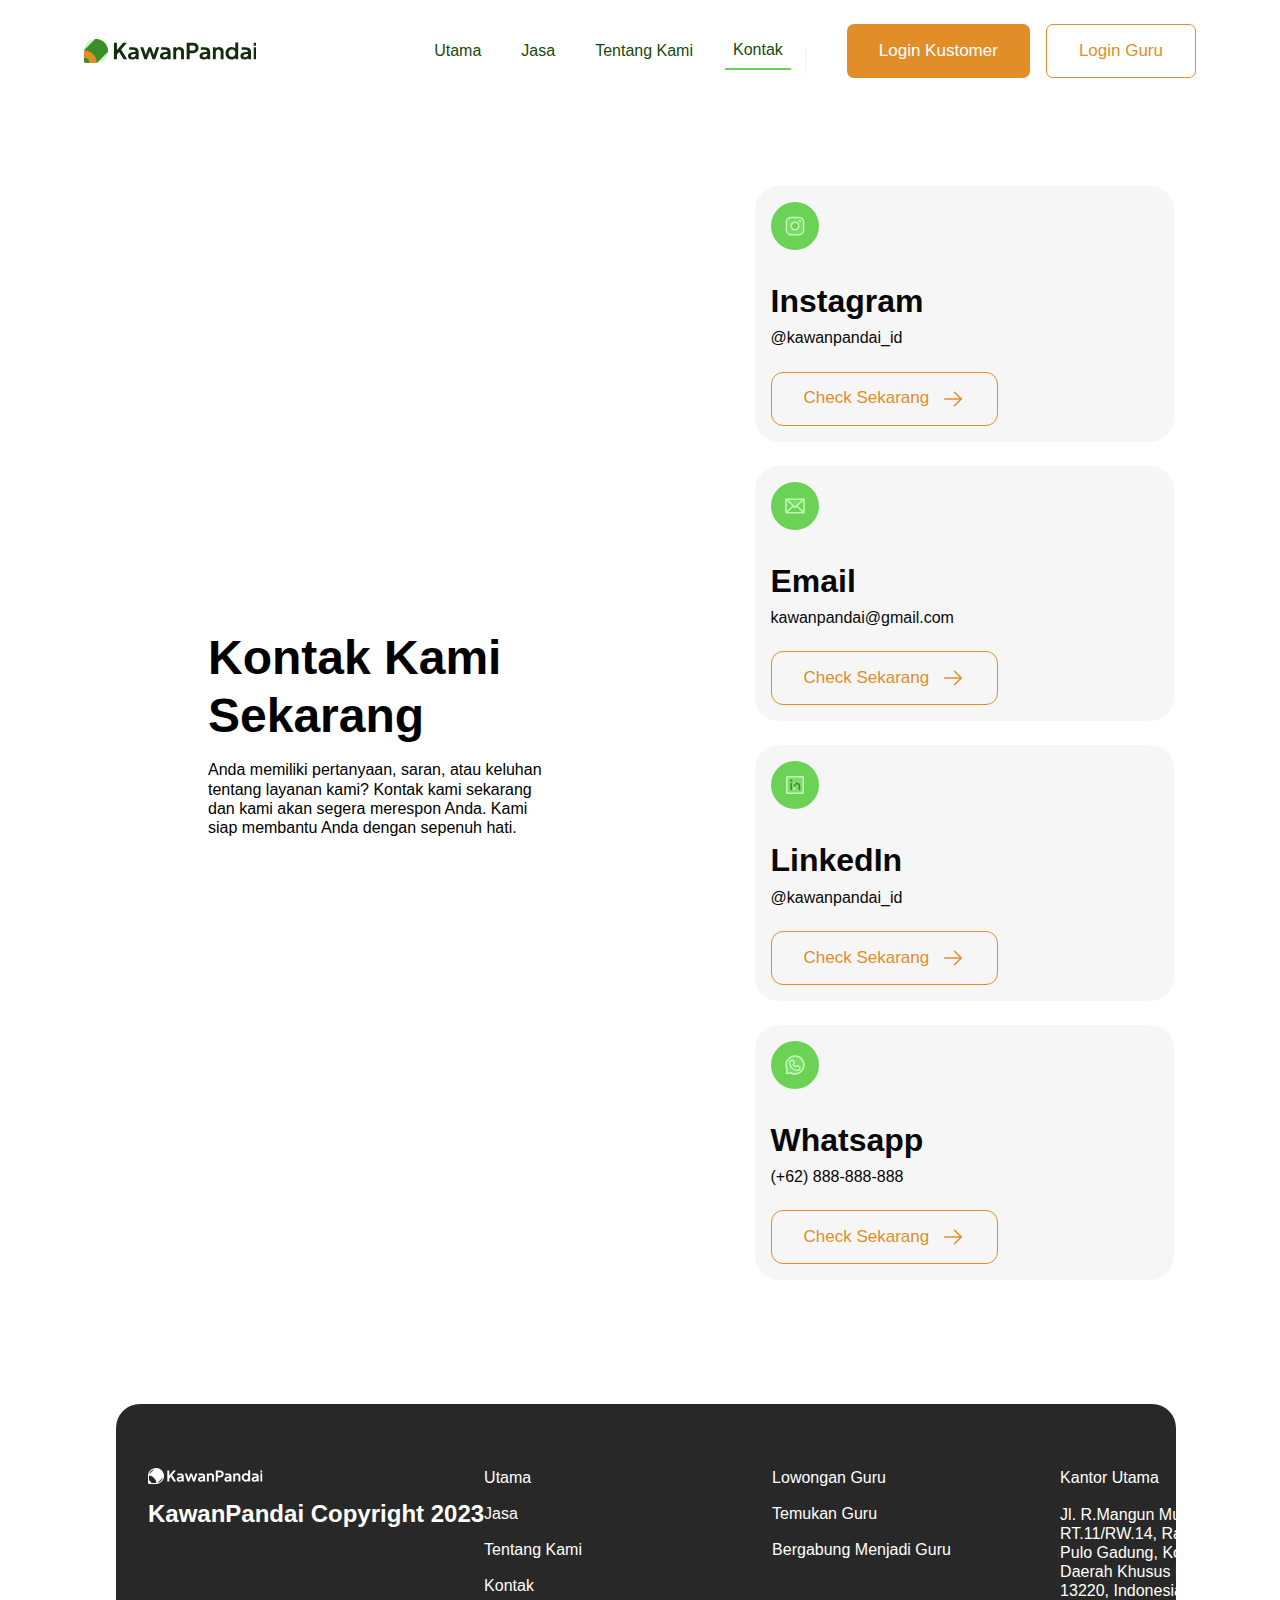
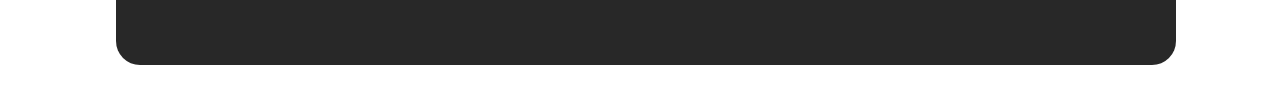
<file: contact.html>
<!DOCTYPE html>
<html lang="en">
  <head>
    <meta charset="UTF-8" />
    <meta http-equiv="X-UA-Compatible" content="IE=edge" />
    <meta name="viewport" content="width=device-width, initial-scale=1.0" />
    <link rel="stylesheet" href="./style-contact.css" />

    <!-- Primary Meta Tags -->
    <title>KawanPandai</title>
    <meta name="title" content="KawanPandai - Platform mencari guru andalan!" />
    <meta name="description" content="Mencari guru les tidak pernah semudah ini!" />
    <link rel="shortcut icon" href="resource/imgs/title .png" type="image/x-icon">

    <!-- Open Graph / Facebook -->
    <meta property="og:type" content="website" />
    <meta property="og:url" content="https://junederz.github.io/kawanpandai/" />
    <meta property="og:title" content="KawanPandai - Platform mencari guru andalan!" />
    <meta property="og:description" content="Mencari guru les tidak pernah semudah ini!" />
    <meta property="og:image" content="https://metatags.io/images/meta-tags.png" />

    <!-- Twitter -->
    <meta property="twitter:card" content="summary_large_image" />
    <meta property="twitter:url" content="https://junederz.github.io/kawanpandai/" />
    <meta property="twitter:title" content="KawanPandai - Platform mencari guru andalan!" />
    <meta property="twitter:description" content="Mencari guru les tidak pernah semudah ini!" />
    <meta property="twitter:image" content="https://metatags.io/images/meta-tags.png" />

    <!-- Meta Tags Generated with https://metatags.io -->

    <style>
      a,
      button,
      input,
      select,
      h1,
      h2,
      h3,
      h4,
      h5,
      * {
        margin: 0;
        padding: 0;
        border: none;
        text-decoration: none;
        appearance: none;
        background: none;
      }
    </style>
    <title>Document</title>
  </head>
  <body>
    <div class="contact">
      <div class="navigationbar-desktop">
        <div class="frame-3">
          <div class="a">
            <svg
              class="group"
              width="24"
              height="24"
              viewBox="0 0 24 24"
              fill="none"
              xmlns="http://www.w3.org/2000/svg"
            >
              <path
                d="M24.0003 11.9366C24.0345 18.5714 18.5252 24 11.8903 24H1.90601C0.853307 24 0 23.1467 0 22.094V12.0889C0 5.50794 5.3841 0.0190531 11.965 8.51789e-07C13.0816 -0.00326152 14.163 0.146025 15.1895 0.428416C19.2535 1.54585 22.4545 4.74689 23.572 8.81051C23.846 9.80657 23.9948 10.8546 24.0003 11.9366Z"
                fill="#C6F7BA"
              />
              <path
                d="M24.0003 12.0355C24.0035 10.9184 23.8542 9.83701 23.5718 8.81053C22.4544 4.74692 19.2534 1.546 15.1894 0.428573C14.163 0.146182 13.0816 -0.00310458 11.965 2.73054e-05C11.7139 0.000810276 11.4648 0.0103364 11.2175 0.0267788L0.0324933 11.2119C0.0112226 11.5019 0 11.7942 0 12.0888V22.0939C0 23.1466 0.853307 23.9999 1.90601 23.9999H11.9116C12.2061 23.9999 12.4984 23.9887 12.7881 23.9675L23.9736 12.782C23.99 12.535 23.9995 12.2861 24.0003 12.0355Z"
                fill="#3A8E29"
              />
              <path
                d="M12.7624 23.9689C12.4811 23.9892 12.1974 24 11.9117 24H1.9064C0.853699 24 0 23.1464 0 22.0936V12.0891C0 11.8026 0.0108311 11.5191 0.0310578 11.2376C7.05482 11.2542 12.7458 16.9452 12.7624 23.9689Z"
                fill="#E18E29"
              />
              <path
                d="M5.40237 23.9871C5.28335 23.9957 5.16356 24.0001 5.04233 24.0001H1.9064C0.853699 24.0001 0 23.1466 0 22.0937V18.9578C0 18.8366 0.00430634 18.7168 0.0130495 18.597C2.98664 18.6042 5.39597 21.0135 5.4025 23.9871H5.40237Z"
                fill="#3A8E29"
              />
            </svg>

            <svg
              class="group2"
              width="144"
              height="18"
              viewBox="0 0 144 18"
              fill="none"
              xmlns="http://www.w3.org/2000/svg"
            >
              <path
                d="M0.940918 17.2454V0.754475H3.95131V9.34301L3.13232 9.05527L10.1492 0.754475H13.9343L7.3601 8.54621L7.53718 6.42122L14.1336 17.2454H10.5919L6.1649 9.98491L3.95131 12.6191V17.2454H0.940918Z"
                fill="#132D0D"
              />
              <path
                d="M19.1583 17.5111C18.3172 17.5111 17.5868 17.3707 16.9669 17.0905C16.3471 16.8105 15.8674 16.4081 15.5282 15.8841C15.1886 15.3604 15.019 14.7518 15.019 14.0579C15.019 13.3938 15.1664 12.8 15.4618 12.276C15.7569 11.7523 16.2145 11.3131 16.8342 10.9589C17.4541 10.6048 18.236 10.354 19.1805 10.2062L23.1206 9.56433V11.7778L19.7338 12.3534C19.1582 12.4567 18.7301 12.6411 18.45 12.9068C18.1696 13.1724 18.0294 13.5194 18.0294 13.9471C18.0294 14.3604 18.1879 14.6887 18.5053 14.9321C18.8226 15.1756 19.2172 15.2974 19.6896 15.2974C20.2946 15.2974 20.8296 15.1684 21.2944 14.9101C21.7592 14.6519 22.1207 14.294 22.3791 13.8365C22.6372 13.3792 22.7665 12.8773 22.7665 12.3312V10.0512C22.7665 9.35775 22.5563 8.80824 22.1357 8.40214C21.7151 7.99643 21.1137 7.79338 20.3316 7.79338H16.2808V5.20357H20.4865C21.5635 5.20357 22.4898 5.39553 23.2645 5.77906C24.0393 6.16297 24.6331 6.70531 25.0464 7.40607C25.4594 8.10709 25.6663 8.94448 25.6663 9.91836V17.2451H22.9214V15.1866L23.5413 15.1423C23.2314 15.6591 22.8623 16.0908 22.4346 16.4372C22.0064 16.7841 21.5194 17.0498 20.9737 17.234C20.4275 17.4184 19.8226 17.5108 19.1585 17.5108L19.1583 17.5111Z"
                fill="#132D0D"
              />
              <path
                d="M31.3766 17.2454L27.2373 5.2037H30.2921L33.3246 14.3457L32.2621 14.3236L35.494 5.20383H38.0617L41.2714 14.3236L40.2088 14.3457L43.2412 5.2037H46.2958L42.1567 17.2454H39.5666L36.2907 7.70503H37.2645L33.9442 17.2454H31.3765H31.3766Z"
                fill="#132D0D"
              />
              <path
                d="M51.0997 17.5111C50.2586 17.5111 49.5281 17.3707 48.9083 17.0905C48.2885 16.8105 47.8088 16.4081 47.4695 15.8841C47.1298 15.3604 46.9604 14.7518 46.9604 14.0579C46.9604 13.3938 47.1078 12.8 47.4032 12.276C47.6983 11.7523 48.1559 11.3131 48.7756 10.9589C49.3955 10.6048 50.1774 10.354 51.1219 10.2062L55.0621 9.56433V11.7778L51.6754 12.3534C51.0999 12.4567 50.6717 12.6411 50.3914 12.9068C50.111 13.1724 49.9708 13.5194 49.9708 13.9471C49.9708 14.3604 50.1293 14.6887 50.4468 14.9321C50.7639 15.1756 51.1585 15.2974 51.6309 15.2974C52.2358 15.2974 52.7709 15.1684 53.2358 14.9101C53.7006 14.6519 54.062 14.294 54.3205 13.8365C54.5785 13.3792 54.7078 12.8773 54.7078 12.3312V10.0512C54.7078 9.35775 54.4976 8.80824 54.077 8.40214C53.6564 7.99643 53.055 7.79338 52.273 7.79338H48.2222V5.20357H52.4279C53.5049 5.20357 54.4312 5.39553 55.2059 5.77906C55.9807 6.16297 56.5744 6.70531 56.9877 7.40607C57.4007 8.10709 57.6075 8.94448 57.6075 9.91836V17.2451H54.8627V15.1866L55.4826 15.1423C55.1726 15.6591 54.8036 16.0908 54.3758 16.4372C53.9477 16.7841 53.4607 17.0498 52.9149 17.234C52.3687 17.4184 51.764 17.5108 51.0999 17.5108L51.0997 17.5111Z"
                fill="#132D0D"
              />
              <path
                d="M60.2852 17.2454V5.20383H63.0077V7.57232L62.7864 7.15173C63.0665 6.42879 63.528 5.87889 64.17 5.50267C64.8119 5.12632 65.5607 4.93815 66.4167 4.93815C67.3021 4.93815 68.088 5.1301 68.7741 5.51363C69.4603 5.89755 69.9949 6.43232 70.3789 7.11846C70.7625 7.8046 70.9544 8.59801 70.9544 9.49804V17.2454H68.0546V10.1842C68.0546 9.65293 67.9512 9.19568 67.7448 8.81176C67.5379 8.42824 67.2539 8.1294 66.8925 7.91526C66.5308 7.70151 66.1068 7.59437 65.6198 7.59437C65.1473 7.59437 64.7267 7.70151 64.358 7.91526C63.989 8.1294 63.7013 8.42824 63.4948 8.81176C63.288 9.19568 63.1849 9.65293 63.1849 10.1842V17.2454H60.2852Z"
                fill="#132D0D"
              />
              <path
                d="M73.6548 17.2454V0.754475H79.8084C80.9298 0.754475 81.9223 0.957525 82.7857 1.36323C83.6489 1.7692 84.3241 2.3593 84.8111 3.13405C85.2979 3.9088 85.5416 4.84954 85.5416 5.95627C85.5416 7.04851 85.2942 7.98168 84.8 8.75643C84.3054 9.53118 83.6302 10.1253 82.7746 10.5383C81.9184 10.9516 80.9296 11.1582 79.8084 11.1582H76.6652V17.2454H73.6548ZM76.6652 8.50197H79.8528C80.3985 8.50197 80.871 8.39509 81.2693 8.18108C81.6678 7.96733 81.9778 7.66849 82.1991 7.28458C82.4204 6.90105 82.5311 6.45828 82.5311 5.9564C82.5311 5.44003 82.4204 4.99361 82.1991 4.61726C81.9778 4.24091 81.6678 3.94586 81.2693 3.73185C80.8709 3.5181 80.3984 3.41096 79.8528 3.41096H76.6652V8.50197Z"
                fill="#132D0D"
              />
              <path
                d="M90.6994 17.5111C89.8582 17.5111 89.1277 17.3707 88.508 17.0905C87.8881 16.8105 87.4084 16.4081 87.0691 15.8841C86.7294 15.3604 86.5601 14.7518 86.5601 14.0579C86.5601 13.3938 86.7074 12.8 87.0028 12.276C87.2979 11.7523 87.7555 11.3131 88.3752 10.9589C88.9951 10.6048 89.777 10.354 90.7215 10.2062L94.6617 9.56433V11.7778L91.275 12.3534C90.6995 12.4567 90.2713 12.6411 89.991 12.9068C89.7106 13.1724 89.5705 13.5194 89.5705 13.9471C89.5705 14.3604 89.7289 14.6887 90.0464 14.9321C90.3635 15.1756 90.7581 15.2974 91.2305 15.2974C91.8355 15.2974 92.3705 15.1684 92.8354 14.9101C93.3003 14.6519 93.6616 14.294 93.9201 13.8365C94.1781 13.3792 94.3074 12.8773 94.3074 12.3312V10.0512C94.3074 9.35775 94.0972 8.80824 93.6766 8.40214C93.256 7.99643 92.6546 7.79338 91.8726 7.79338H87.8218V5.20357H92.0275C93.1045 5.20357 94.0308 5.39553 94.8055 5.77906C95.5803 6.16297 96.174 6.70531 96.5873 7.40607C97.0003 8.10709 97.2072 8.94448 97.2072 9.91836V17.2451H94.4623V15.1866L95.0822 15.1423C94.7722 15.6591 94.4032 16.0908 93.9754 16.4372C93.5473 16.7841 93.0603 17.0498 92.5145 17.234C91.9683 17.4184 91.3636 17.5108 90.6995 17.5108L90.6994 17.5111Z"
                fill="#132D0D"
              />
              <path
                d="M99.8853 17.2454V5.20383H102.608V7.57232L102.386 7.15173C102.667 6.42879 103.128 5.87889 103.77 5.50267C104.412 5.12632 105.161 4.93815 106.017 4.93815C106.902 4.93815 107.688 5.1301 108.374 5.51363C109.06 5.89755 109.595 6.43232 109.979 7.11846C110.363 7.8046 110.555 8.59801 110.555 9.49804V17.2454H107.655V10.1842C107.655 9.65293 107.551 9.19568 107.345 8.81176C107.138 8.42824 106.854 8.1294 106.493 7.91526C106.131 7.70151 105.707 7.59437 105.22 7.59437C104.747 7.59437 104.327 7.70151 103.958 7.91526C103.589 8.1294 103.301 8.42824 103.095 8.81176C102.888 9.19568 102.785 9.65293 102.785 10.1842V17.2454H99.8853Z"
                fill="#132D0D"
              />
              <path
                d="M118.611 17.5111C117.445 17.5111 116.405 17.2343 115.49 16.681C114.575 16.1277 113.852 15.3716 113.321 14.4121C112.79 13.4529 112.524 12.3905 112.524 11.2246C112.524 10.0443 112.79 8.98167 113.321 8.03714C113.852 7.09288 114.579 6.34032 115.501 5.77932C116.423 5.21871 117.452 4.93815 118.589 4.93815C119.504 4.93815 120.319 5.11901 121.035 5.48048C121.75 5.84222 122.315 6.34762 122.728 6.99684L122.286 7.5945V0.488916H125.185V17.2454H122.441V14.9211L122.751 15.4968C122.337 16.1464 121.762 16.6443 121.024 16.9909C120.286 17.3375 119.482 17.5111 118.611 17.5111ZM118.921 14.8549C119.585 14.8549 120.168 14.7 120.67 14.39C121.171 14.0801 121.566 13.6523 121.854 13.1062C122.142 12.5605 122.286 11.9331 122.286 11.2247C122.286 10.5313 122.142 9.90766 121.854 9.35436C121.566 8.80093 121.171 8.36925 120.67 8.05946C120.168 7.74953 119.585 7.59463 118.921 7.59463C118.271 7.59463 117.689 7.75332 117.172 8.07055C116.656 8.38804 116.254 8.81581 115.966 9.35436C115.678 9.89317 115.534 10.5164 115.534 11.2247C115.534 11.9331 115.678 12.5605 115.966 13.1062C116.254 13.6523 116.656 14.0801 117.172 14.39C117.689 14.7 118.272 14.8549 118.921 14.8549Z"
                fill="#132D0D"
              />
              <path
                d="M131.538 17.5111C130.697 17.5111 129.967 17.3707 129.347 17.0905C128.727 16.8105 128.247 16.4081 127.908 15.8841C127.568 15.3604 127.399 14.7518 127.399 14.0579C127.399 13.3938 127.546 12.8 127.842 12.276C128.137 11.7523 128.594 11.3131 129.214 10.9589C129.834 10.6048 130.616 10.354 131.56 10.2062L135.501 9.56433V11.7778L132.114 12.3534C131.538 12.4567 131.11 12.6411 130.83 12.9068C130.549 13.1724 130.409 13.5194 130.409 13.9471C130.409 14.3604 130.568 14.6887 130.885 14.9321C131.202 15.1756 131.597 15.2974 132.069 15.2974C132.674 15.2974 133.209 15.1684 133.674 14.9101C134.139 14.6519 134.5 14.294 134.759 13.8365C135.017 13.3792 135.146 12.8773 135.146 12.3312V10.0512C135.146 9.35775 134.936 8.80824 134.515 8.40214C134.095 7.99643 133.493 7.79338 132.712 7.79338H128.661V5.20357H132.866C133.943 5.20357 134.87 5.39553 135.644 5.77906C136.419 6.16297 137.013 6.70531 137.426 7.40607C137.839 8.10709 138.046 8.94448 138.046 9.91836V17.2451H135.301V15.1866L135.921 15.1423C135.611 15.6591 135.242 16.0908 134.814 16.4372C134.386 16.7841 133.899 17.0498 133.353 17.234C132.807 17.4184 132.202 17.5108 131.538 17.5108L131.538 17.5111Z"
                fill="#132D0D"
              />
              <path
                d="M140.724 3.85347V0.754475H143.624V3.85347H140.724ZM140.724 17.2454V5.20383H143.624V17.2455L140.724 17.2454Z"
                fill="#132D0D"
              />
            </svg>
          </div>
          <div class="frame-5">
            <div class="frame-2">
              <div class="navbar-link">
                <a href="index.html" class="utama">Utama</a>
              </div>
              <div class="navbar-link">
                <a href="jasa.html" class="utama">Jasa</a>
              </div>
              <div class="navbar-link">
                <a href="aboutUs.html" class="utama">Tentang Kami</a>
              </div>
              <div class="navbar-link2">
                <div class="utama2">Kontak</div>
              </div>
            </div>
            <div class="line-1"></div>
            <div class="frame-4">
              <div class="button">
                <div class="button2">Login Kustomer</div>
              </div>
              <div class="button3">
                <div class="button4">Login Guru</div>
              </div>
            </div>
          </div>
        </div>
      </div>
      <div class="contact2">
        <div class="container">
          <div class="wrapper-div-guideline">
            <div class="frame-15">
              <div class="frame-21">
                <div class="kontak-kami-sekarang">Kontak Kami Sekarang</div>
                <div
                  class="anda-memiliki-pertanyaan-saran-atau-keluhan-tentang-layanan-kami-kontak-kami-sekarang-dan-kami-akan-segera-merespon-anda-kami-siap-membantu-anda-dengan-sepenuh-hati"
                >
                  Anda memiliki pertanyaan, saran, atau keluhan tentang layanan
                  kami? Kontak kami sekarang dan kami akan segera merespon Anda.
                  Kami siap membantu Anda dengan sepenuh hati.
                </div>
              </div>
            </div>
          </div>
          <div class="wrapper-div-guideline2">
            <div class="card-contact">
              <div class="frame-40">
                <div class="icons">
                  <svg
                    class="instagram-logo"
                    width="24"
                    height="24"
                    viewBox="0 0 24 24"
                    fill="none"
                    xmlns="http://www.w3.org/2000/svg"
                  >
                    <path
                      opacity="0.2"
                      d="M16.125 3.375H7.875C7.28405 3.375 6.69889 3.49139 6.15292 3.71754C5.60696 3.94368 5.11088 4.27515 4.69302 4.69302C4.27515 5.11088 3.94368 5.60696 3.71754 6.15292C3.49139 6.69889 3.375 7.28405 3.375 7.875V16.125C3.375 16.7159 3.49139 17.3011 3.71754 17.8471C3.94368 18.393 4.27515 18.8891 4.69302 19.307C5.11088 19.7248 5.60696 20.0563 6.15292 20.2825C6.69889 20.5086 7.28405 20.625 7.875 20.625H16.125C16.7159 20.625 17.3011 20.5086 17.8471 20.2825C18.393 20.0563 18.8891 19.7248 19.307 19.307C19.7248 18.8891 20.0563 18.393 20.2825 17.8471C20.5086 17.3011 20.625 16.7159 20.625 16.125V7.875C20.625 7.28405 20.5086 6.69889 20.2825 6.15292C20.0563 5.60696 19.7248 5.11088 19.307 4.69302C18.8891 4.27515 18.393 3.94368 17.8471 3.71754C17.3011 3.49139 16.7159 3.375 16.125 3.375ZM12 15.75C11.2583 15.75 10.5333 15.5301 9.91661 15.118C9.29993 14.706 8.81928 14.1203 8.53545 13.4351C8.25162 12.7498 8.17736 11.9958 8.32205 11.2684C8.46675 10.541 8.8239 9.8728 9.34835 9.34835C9.8728 8.8239 10.541 8.46675 11.2684 8.32205C11.9958 8.17736 12.7498 8.25162 13.4351 8.53545C14.1203 8.81928 14.706 9.29993 15.118 9.91661C15.5301 10.5333 15.75 11.2583 15.75 12C15.75 12.9946 15.3549 13.9484 14.6516 14.6516C13.9484 15.3549 12.9946 15.75 12 15.75Z"
                      fill="#C1FFB5"
                    />
                    <path
                      d="M12 15.75C14.0711 15.75 15.75 14.0711 15.75 12C15.75 9.92893 14.0711 8.25 12 8.25C9.92893 8.25 8.25 9.92893 8.25 12C8.25 14.0711 9.92893 15.75 12 15.75Z"
                      stroke="#C1FFB5"
                      stroke-width="1.5"
                      stroke-miterlimit="10"
                    />
                    <path
                      d="M16.125 3.375H7.875C5.38972 3.375 3.375 5.38972 3.375 7.875V16.125C3.375 18.6103 5.38972 20.625 7.875 20.625H16.125C18.6103 20.625 20.625 18.6103 20.625 16.125V7.875C20.625 5.38972 18.6103 3.375 16.125 3.375Z"
                      stroke="#C1FFB5"
                      stroke-width="1.5"
                      stroke-linecap="round"
                      stroke-linejoin="round"
                    />
                    <path
                      d="M16.875 8.25C17.4963 8.25 18 7.74632 18 7.125C18 6.50368 17.4963 6 16.875 6C16.2537 6 15.75 6.50368 15.75 7.125C15.75 7.74632 16.2537 8.25 16.875 8.25Z"
                      fill="#C1FFB5"
                    />
                  </svg>
                </div>
              </div>
              <div class="frame-88">
                <div class="frame-39">
                  <div class="instagram">Instagram</div>
                  <div class="kawanpandai-id">@kawanpandai_id</div>
                </div>
                <div class="button5">
                  <div class="button4">Check Sekarang</div>
                  <div class="icons2">
                    <svg
                      class="arrow-right"
                      width="24"
                      height="24"
                      viewBox="0 0 24 24"
                      fill="none"
                      xmlns="http://www.w3.org/2000/svg"
                    >
                      <path
                        d="M3.75 12H20.25"
                        stroke="#E18E29"
                        stroke-width="1.5"
                        stroke-linecap="round"
                        stroke-linejoin="round"
                      />
                      <path
                        d="M13.5 5.25L20.25 12L13.5 18.75"
                        stroke="#E18E29"
                        stroke-width="1.5"
                        stroke-linecap="round"
                        stroke-linejoin="round"
                      />
                    </svg>
                  </div>
                </div>
              </div>
            </div>
            <div class="card-contact">
              <div class="frame-40">
                <div class="icons">
                  <svg
                    class="envelope"
                    width="24"
                    height="24"
                    viewBox="0 0 24 24"
                    fill="none"
                    xmlns="http://www.w3.org/2000/svg"
                  >
                    <path
                      opacity="0.2"
                      d="M21.0005 5.25L12.0005 13.5L3.00049 5.25H21.0005Z"
                      fill="#C1FFB5"
                    />
                    <path
                      d="M21 5.25L12 13.5L3 5.25"
                      stroke="#C1FFB5"
                      stroke-width="1.5"
                      stroke-linecap="round"
                      stroke-linejoin="round"
                    />
                    <path
                      d="M3 5.25H21V18C21 18.1989 20.921 18.3897 20.7803 18.5303C20.6397 18.671 20.4489 18.75 20.25 18.75H3.75C3.55109 18.75 3.36032 18.671 3.21967 18.5303C3.07902 18.3897 3 18.1989 3 18V5.25Z"
                      stroke="#C1FFB5"
                      stroke-width="1.5"
                      stroke-linecap="round"
                      stroke-linejoin="round"
                    />
                    <path
                      d="M10.3638 12L3.23145 18.5381"
                      stroke="#C1FFB5"
                      stroke-width="1.5"
                      stroke-linecap="round"
                      stroke-linejoin="round"
                    />
                    <path
                      d="M20.7687 18.5381L13.6362 12"
                      stroke="#C1FFB5"
                      stroke-width="1.5"
                      stroke-linecap="round"
                      stroke-linejoin="round"
                    />
                  </svg>
                </div>
              </div>
              <div class="frame-88">
                <div class="frame-39">
                  <div class="instagram">Email</div>
                  <div class="kawanpandai-id">kawanpandai@gmail.com</div>
                </div>
                <div class="button5">
                  <div class="button4">Check Sekarang</div>
                  <div class="icons2">
                    <svg
                      class="arrow-right2"
                      width="24"
                      height="24"
                      viewBox="0 0 24 24"
                      fill="none"
                      xmlns="http://www.w3.org/2000/svg"
                    >
                      <path
                        d="M3.75 12H20.25"
                        stroke="#E18E29"
                        stroke-width="1.5"
                        stroke-linecap="round"
                        stroke-linejoin="round"
                      />
                      <path
                        d="M13.5 5.25L20.25 12L13.5 18.75"
                        stroke="#E18E29"
                        stroke-width="1.5"
                        stroke-linecap="round"
                        stroke-linejoin="round"
                      />
                    </svg>
                  </div>
                </div>
              </div>
            </div>
            <div class="card-contact">
              <div class="frame-40">
                <div class="icons">
                  <svg
                    class="linkedin-logo"
                    width="24"
                    height="24"
                    viewBox="0 0 24 24"
                    fill="none"
                    xmlns="http://www.w3.org/2000/svg"
                  >
                    <path
                      opacity="0.2"
                      d="M19.5 3.75H4.5C4.08579 3.75 3.75 4.08579 3.75 4.5V19.5C3.75 19.9142 4.08579 20.25 4.5 20.25H19.5C19.9142 20.25 20.25 19.9142 20.25 19.5V4.5C20.25 4.08579 19.9142 3.75 19.5 3.75Z"
                      fill="#C1FFB5"
                    />
                    <path
                      d="M19.5 3.75H4.5C4.08579 3.75 3.75 4.08579 3.75 4.5V19.5C3.75 19.9142 4.08579 20.25 4.5 20.25H19.5C19.9142 20.25 20.25 19.9142 20.25 19.5V4.5C20.25 4.08579 19.9142 3.75 19.5 3.75Z"
                      stroke="#C1FFB5"
                      stroke-width="1.5"
                      stroke-linecap="round"
                      stroke-linejoin="round"
                    />
                    <path
                      d="M11.25 10.5001V16.5001"
                      stroke="#C1FFB5"
                      stroke-width="1.5"
                      stroke-linecap="round"
                      stroke-linejoin="round"
                    />
                    <path
                      d="M8.25 10.5001V16.5001"
                      stroke="#3A8E29"
                      stroke-width="1.5"
                      stroke-linecap="round"
                      stroke-linejoin="round"
                    />
                    <path
                      d="M11.25 13.1251C11.25 12.4289 11.5266 11.7612 12.0188 11.2689C12.5111 10.7767 13.1788 10.5001 13.875 10.5001C14.5712 10.5001 15.2389 10.7767 15.7312 11.2689C16.2234 11.7612 16.5 12.4289 16.5 13.1251V16.5001"
                      stroke="#3A8E29"
                      stroke-width="1.5"
                      stroke-linecap="round"
                      stroke-linejoin="round"
                    />
                    <path
                      d="M8.25 8.625C8.87132 8.625 9.375 8.12132 9.375 7.5C9.375 6.87868 8.87132 6.375 8.25 6.375C7.62868 6.375 7.125 6.87868 7.125 7.5C7.125 8.12132 7.62868 8.625 8.25 8.625Z"
                      fill="#3A8E29"
                    />
                  </svg>
                </div>
              </div>
              <div class="frame-88">
                <div class="frame-39">
                  <div class="instagram">LinkedIn</div>
                  <div class="kawanpandai-id">@kawanpandai_id</div>
                </div>
                <div class="button5">
                  <div class="button4">Check Sekarang</div>
                  <div class="icons2">
                    <svg
                      class="arrow-right3"
                      width="24"
                      height="24"
                      viewBox="0 0 24 24"
                      fill="none"
                      xmlns="http://www.w3.org/2000/svg"
                    >
                      <path
                        d="M3.75 12H20.25"
                        stroke="#E18E29"
                        stroke-width="1.5"
                        stroke-linecap="round"
                        stroke-linejoin="round"
                      />
                      <path
                        d="M13.5 5.25L20.25 12L13.5 18.75"
                        stroke="#E18E29"
                        stroke-width="1.5"
                        stroke-linecap="round"
                        stroke-linejoin="round"
                      />
                    </svg>
                  </div>
                </div>
              </div>
            </div>
            <div class="card-contact">
              <div class="frame-40">
                <div class="icons">
                  <svg
                    class="whatsapp-logo"
                    width="24"
                    height="24"
                    viewBox="0 0 24 24"
                    fill="none"
                    xmlns="http://www.w3.org/2000/svg"
                  >
                    <path
                      opacity="0.2"
                      d="M12 3C10.4111 3.00037 8.8506 3.42129 7.47703 4.21998C6.10346 5.01867 4.96575 6.16668 4.17948 7.5474C3.39321 8.92812 2.98639 10.4924 3.00035 12.0812C3.0143 13.67 3.44854 15.2269 4.25894 16.5936L4.25899 16.5935L3.37088 19.7019C3.33414 19.8306 3.33245 19.9666 3.366 20.0961C3.39956 20.2256 3.46712 20.3437 3.5617 20.4383C3.65628 20.5329 3.77443 20.6005 3.90391 20.634C4.03338 20.6676 4.16948 20.6659 4.29808 20.6291L7.40648 19.741V19.7411C8.59766 20.4479 9.93588 20.8702 11.317 20.9753C12.6981 21.0803 14.0848 20.8651 15.3691 20.3466C16.6535 19.828 17.8008 19.02 18.7218 17.9855C19.6429 16.951 20.3127 15.7179 20.6792 14.3822C21.0457 13.0465 21.099 11.6442 20.8349 10.2845C20.5708 8.92484 19.9965 7.64446 19.1566 6.54304C18.3168 5.44163 17.2341 4.54891 15.9928 3.93438C14.7515 3.31985 13.3851 3.00009 12 3ZM14.2606 17.25C13.2739 17.2514 12.2966 17.0581 11.3848 16.6811C10.4729 16.3042 9.64436 15.751 8.94665 15.0533C8.24894 14.3556 7.69577 13.5271 7.31882 12.6152C6.94187 11.7033 6.74855 10.726 6.74996 9.73934C6.75219 9.04481 7.02981 8.37953 7.52192 7.88942C8.01402 7.39932 8.68043 7.12441 9.37496 7.125C9.48887 7.125 9.60076 7.15511 9.69929 7.21229C9.79782 7.26946 9.87948 7.35168 9.93599 7.45058L11.0321 9.36864C11.0981 9.48431 11.1322 9.61551 11.1308 9.74872C11.1294 9.88194 11.0925 10.0124 11.024 10.1266L10.1438 11.5937C10.5966 12.5986 11.4013 13.4033 12.4063 13.8562L12.4063 13.8562L13.8733 12.976C13.9876 12.9074 14.118 12.8706 14.2512 12.8691C14.3844 12.8677 14.5156 12.9018 14.6313 12.9679L16.5493 14.0639C16.6483 14.1205 16.7305 14.2021 16.7877 14.3007C16.8448 14.3992 16.875 14.5111 16.875 14.625C16.873 15.3187 16.5972 15.9837 16.1077 16.4752C15.6181 16.9667 14.9543 17.2452 14.2606 17.25Z"
                      fill="#C1FFB5"
                    />
                    <path
                      d="M4.25895 16.5936C3.14076 14.7086 2.74916 12.4802 3.15768 10.3269C3.56621 8.17363 4.74675 6.24353 6.47764 4.89906C8.20852 3.55459 10.3707 2.88823 12.5581 3.02511C14.7455 3.16199 16.8078 4.0927 18.3575 5.64247C19.9073 7.19223 20.838 9.25445 20.9749 11.4419C21.1118 13.6293 20.4455 15.7915 19.101 17.5224C17.7565 19.2532 15.8264 20.4338 13.6732 20.8423C11.5199 21.2509 9.29149 20.8593 7.40649 19.7411L7.40651 19.741L4.29808 20.6291C4.16948 20.6659 4.03338 20.6676 3.90391 20.634C3.77443 20.6005 3.65628 20.5329 3.56171 20.4383C3.46713 20.3437 3.39956 20.2256 3.36601 20.0961C3.33246 19.9666 3.33415 19.8306 3.37089 19.7019L4.25902 16.5935L4.25895 16.5936Z"
                      stroke="#C1FFB5"
                      stroke-width="1.5"
                      stroke-linecap="round"
                      stroke-linejoin="round"
                    />
                    <path
                      d="M14.2607 17.25C13.274 17.2514 12.2967 17.0581 11.3848 16.6811C10.4729 16.3042 9.64441 15.751 8.9467 15.0533C8.24899 14.3556 7.69582 13.5271 7.31887 12.6152C6.94192 11.7033 6.74861 10.726 6.75001 9.73934C6.75224 9.04482 7.02986 8.37953 7.52196 7.88943C8.01406 7.39932 8.68047 7.12441 9.375 7.125V7.125C9.48892 7.125 9.60081 7.15512 9.69934 7.21229C9.79787 7.26947 9.87953 7.35168 9.93605 7.45059L11.0321 9.36865C11.0982 9.48432 11.1323 9.61551 11.1309 9.74873C11.1294 9.88195 11.0926 10.0124 11.024 10.1266L10.1438 11.5937C10.5967 12.5986 11.4014 13.4033 12.4063 13.8562V13.8562L13.8734 12.976C13.9876 12.9074 14.118 12.8706 14.2513 12.8691C14.3845 12.8677 14.5157 12.9018 14.6313 12.9679L16.5494 14.064C16.6483 14.1205 16.7305 14.2021 16.7877 14.3007C16.8449 14.3992 16.875 14.5111 16.875 14.625V14.625C16.873 15.3187 16.5973 15.9837 16.1077 16.4752C15.6182 16.9667 14.9544 17.2452 14.2607 17.25V17.25Z"
                      stroke="#C1FFB5"
                      stroke-width="1.5"
                      stroke-linecap="round"
                      stroke-linejoin="round"
                    />
                  </svg>
                </div>
              </div>
              <div class="frame-88">
                <div class="frame-39">
                  <div class="instagram">Whatsapp</div>
                  <div class="kawanpandai-id">(+62) 888-888-888</div>
                </div>
                <div class="button5">
                  <div class="button4">Check Sekarang</div>
                  <div class="icons2">
                    <svg
                      class="arrow-right4"
                      width="24"
                      height="24"
                      viewBox="0 0 24 24"
                      fill="none"
                      xmlns="http://www.w3.org/2000/svg"
                    >
                      <path
                        d="M3.75 12H20.25"
                        stroke="#E18E29"
                        stroke-width="1.5"
                        stroke-linecap="round"
                        stroke-linejoin="round"
                      />
                      <path
                        d="M13.5 5.25L20.25 12L13.5 18.75"
                        stroke="#E18E29"
                        stroke-width="1.5"
                        stroke-linecap="round"
                        stroke-linejoin="round"
                      />
                    </svg>
                  </div>
                </div>
              </div>
            </div>
          </div>
        </div>
      </div>
      <div class="footer">
        <div class="container2">
          <div class="frame-43">
            <div class="frame-48">
              <svg
                class="a2"
                width="115"
                height="16"
                viewBox="0 0 115 16"
                fill="none"
                xmlns="http://www.w3.org/2000/svg"
              >
                <g clip-path="url(#clip0_266_1146)">
                  <path
                    d="M16.0002 7.95787C16 7.91985 15.9984 7.88218 15.9977 7.84434C15.997 7.80206 15.9964 7.75969 15.995 7.71758C15.9932 7.66843 15.9904 7.61954 15.9878 7.57056C15.9856 7.52897 15.9838 7.48739 15.9809 7.44598C15.9776 7.39648 15.973 7.34733 15.9688 7.29809C15.9653 7.25772 15.9622 7.21727 15.9582 7.17707C15.953 7.12705 15.9467 7.07737 15.9407 7.02761C15.936 6.98855 15.9317 6.9494 15.9265 6.9106C15.9195 6.85953 15.9113 6.80899 15.9034 6.75827C15.8977 6.72121 15.8925 6.68398 15.8862 6.64709C15.8772 6.59402 15.8668 6.54139 15.8567 6.48867C15.8502 6.45457 15.8444 6.4202 15.8374 6.38627C15.8257 6.32877 15.8124 6.27179 15.7994 6.21472C15.7929 6.18601 15.787 6.15704 15.7802 6.12841C15.7597 6.04307 15.7379 5.95825 15.7147 5.87395C15.4354 4.85809 14.9606 3.92305 14.3336 3.1118C14.1768 2.90901 14.0105 2.71388 13.8353 2.52727C13.7186 2.40287 13.5978 2.28212 13.4734 2.16537C13.349 2.04862 13.2208 1.93578 13.0891 1.82704C13.0232 1.77266 12.9565 1.71933 12.8889 1.66714C12.5508 1.40589 12.1914 1.17099 11.8135 0.965769C11.7379 0.924706 11.6616 0.884862 11.5845 0.846148C11.3534 0.730182 11.1159 0.625003 10.8727 0.531481C10.6294 0.437873 10.3805 0.355835 10.1265 0.285976C10.0414 0.262574 9.95573 0.240564 9.8696 0.219946C9.84255 0.213421 9.81506 0.208027 9.78791 0.201764C9.72849 0.188192 9.66916 0.174447 9.60922 0.16218C9.57799 0.155829 9.54632 0.150523 9.51492 0.14452C9.45863 0.133732 9.40252 0.122597 9.34579 0.113027C9.31204 0.107285 9.27785 0.102761 9.24392 0.0974545C9.1892 0.0889289 9.13457 0.0799682 9.0795 0.0725735C9.04339 0.0677017 9.00686 0.0640478 8.97058 0.059698C8.91734 0.0532602 8.86418 0.0463875 8.81068 0.0409937C8.77205 0.0370788 8.73308 0.0344689 8.69436 0.031163C8.64269 0.0267262 8.5911 0.0217674 8.53916 0.0183745C8.49888 0.0156776 8.45834 0.0142857 8.41789 0.0121978C8.36699 0.00958786 8.31619 0.00645598 8.26503 0.00480304C8.22328 0.0034111 8.18117 0.0034111 8.13924 0.00271512C8.09304 0.00193215 8.04711 0.000366211 8.00074 0.000366211C7.99291 0.000366211 7.98491 0.000366211 7.97708 0.000366211C7.89539 0.000627201 7.81413 0.00254113 7.73305 0.00523803C7.72661 0.00549902 7.72017 0.005847 7.71365 0.006021C3.64168 0.153654 0.317016 3.43848 0.0216622 7.47469C0.00748172 7.668 0 7.86287 0 8.05931V14.7293C0 14.7709 0.00234891 14.8119 0.00617677 14.8524C0.00748172 14.866 0.00991762 14.8792 0.0116576 14.8927C0.0150504 14.9194 0.0187043 14.946 0.0237501 14.9721C0.026795 14.988 0.0307968 15.0035 0.0344507 15.0191C0.0398445 15.0422 0.0454123 15.0652 0.052111 15.0877C0.0569828 15.1042 0.0624636 15.1205 0.0679444 15.1367C0.0749912 15.1575 0.0824729 15.1782 0.0905636 15.1985C0.0972623 15.2153 0.104222 15.2318 0.11153 15.2482C0.119968 15.2671 0.129016 15.2855 0.138325 15.3039C0.14685 15.3207 0.155376 15.3373 0.164598 15.3536C0.17408 15.3703 0.184259 15.3865 0.194438 15.4028C0.205051 15.4197 0.215404 15.4366 0.226713 15.4529C0.236283 15.4666 0.246636 15.4797 0.256727 15.4931C0.270038 15.5107 0.283 15.5287 0.297181 15.5455C0.300661 15.5497 0.304575 15.5535 0.308142 15.5576C0.351206 15.6077 0.397923 15.6544 0.44812 15.6971C0.448903 15.6978 0.449686 15.6986 0.450556 15.6993C0.473001 15.7182 0.496577 15.7359 0.520327 15.7533C0.527026 15.7582 0.533377 15.7634 0.540163 15.7682C0.563304 15.7844 0.587228 15.7996 0.6115 15.8143C0.619417 15.8191 0.627159 15.824 0.635163 15.8286C0.659696 15.8428 0.684751 15.856 0.710241 15.8686C0.718419 15.8726 0.726683 15.8766 0.734948 15.8805C0.761221 15.8928 0.787842 15.9041 0.814985 15.9145C0.822641 15.9175 0.830384 15.9202 0.838126 15.9229C0.866574 15.9332 0.895283 15.9428 0.924601 15.9511C0.930517 15.9528 0.936606 15.9542 0.942522 15.9557C0.974189 15.9642 1.00603 15.9719 1.03865 15.9779C1.11391 15.9918 1.19125 16 1.2705 16H3.36112C3.36112 16 3.36181 16 3.36216 16H7.92644C8.12184 16 8.31567 15.9926 8.50784 15.9787C8.50784 15.9789 8.50784 15.9791 8.50784 15.9793C8.5135 15.9789 8.51933 15.9788 8.52498 15.9784L8.52585 15.9775C12.5651 15.6767 15.8406 12.3644 15.9936 8.29611C15.9943 8.27889 15.9949 8.26166 15.9954 8.24444C15.9971 8.18719 15.9983 8.12986 15.9988 8.07244C15.999 8.05609 15.9997 8.03999 15.9997 8.02364C15.9997 8.01459 15.9994 8.00572 15.9994 7.99676C15.9994 7.98371 15.9997 7.97083 15.9997 7.95778L16.0002 7.95787ZM3.02418 3.06152C3.95661 2.11674 5.0974 1.46844 6.3351 1.16116L1.17332 6.32294C1.48155 5.10716 2.11263 3.98508 3.02418 3.06152ZM7.92679 15.0431H3.47221C3.13693 13.8234 2.17666 12.8631 0.956877 12.5276V8.05939C0.956877 7.88792 0.965141 7.71767 0.977321 7.54811C4.8947 7.99623 8.00335 11.1046 8.4519 15.0219C8.27782 15.0346 8.10296 15.0432 7.9267 15.0432L7.92679 15.0431ZM12.9883 12.9269C12.0565 13.8635 10.9176 14.5111 9.67847 14.8254L14.8407 9.66318C14.5391 10.8801 13.907 12.0033 12.9883 12.9269Z"
                    fill="white"
                  />
                  <path
                    d="M27.9563 2.50299H25.4329L21.3009 7.39099V2.50299H19.2939V13.4969H21.3009V10.4127L22.7766 8.6567L25.728 13.4969H28.0891L24.1432 7.02212L27.9563 2.50299Z"
                    fill="white"
                  />
                  <path
                    d="M34.1761 5.85289C33.6596 5.59721 33.0421 5.46924 32.3241 5.46924H29.5203V7.19577H32.2208C32.7422 7.19577 33.1432 7.33114 33.4236 7.60161C33.6439 7.81432 33.7763 8.08714 33.8235 8.41817L31.4535 8.80426C30.8238 8.90274 30.3025 9.06986 29.8893 9.30605C29.4761 9.54216 29.1711 9.83499 28.9744 10.1841C28.7775 10.5334 28.6792 10.9293 28.6792 11.3721C28.6792 11.8346 28.7922 12.2404 29.0187 12.5895C29.2449 12.9389 29.5647 13.207 29.9778 13.3938C30.391 13.5806 30.878 13.6742 31.4387 13.6742C31.8815 13.6742 32.2848 13.6126 32.6489 13.4896C33.0127 13.3667 33.3374 13.1897 33.6228 12.9584C33.7375 12.8655 33.8455 12.763 33.9475 12.6519V13.4971H35.7773V8.6126C35.7773 7.96335 35.6395 7.40509 35.3641 6.93774C35.0886 6.47057 34.6927 6.10901 34.1762 5.85307L34.1761 5.85289ZM33.5858 11.2244C33.4136 11.5294 33.1726 11.7681 32.8627 11.9401C32.5528 12.1124 32.1961 12.1983 31.7928 12.1983C31.4778 12.1983 31.2147 12.1172 31.0033 11.9548C30.7917 11.7925 30.686 11.5737 30.686 11.2982C30.686 11.013 30.7795 10.7817 30.9664 10.6047C31.1531 10.4275 31.4386 10.3047 31.8223 10.2357L33.844 9.89215V10.2209C33.844 10.585 33.7579 10.9196 33.5858 11.2244Z"
                    fill="white"
                  />
                  <path
                    d="M45.8185 10.52L44.041 5.46924H42.3291L40.5379 10.5237L38.8612 5.46924H36.8247L39.5843 13.4969H41.2961L43.1828 8.07583L45.0443 13.4969H46.771L49.5304 5.46924H47.494L45.8185 10.52Z"
                    fill="white"
                  />
                  <path
                    d="M55.4706 5.85289C54.954 5.59721 54.3366 5.46924 53.6186 5.46924H50.8148V7.19577H53.5154C54.0366 7.19577 54.4377 7.33114 54.718 7.60161C54.9384 7.81432 55.0708 8.08714 55.1179 8.41817L52.748 8.80426C52.1183 8.90274 51.597 9.06986 51.1838 9.30605C50.7706 9.54216 50.4655 9.83499 50.2688 10.1841C50.0719 10.5334 49.9736 10.9293 49.9736 11.3721C49.9736 11.8346 50.0866 12.2404 50.313 12.5895C50.5393 12.9389 50.859 13.207 51.2722 13.3938C51.6854 13.5806 52.1724 13.6742 52.7332 13.6742C53.1759 13.6742 53.5791 13.6126 53.9432 13.4896C54.3071 13.3667 54.6317 13.1897 54.9171 12.9584C55.0318 12.8655 55.1398 12.763 55.2417 12.6519V13.497H57.0716V8.61252C57.0716 7.96326 56.9337 7.405 56.6584 6.93766C56.3829 6.47048 55.9869 6.10893 55.4705 5.85298L55.4706 5.85289ZM54.8803 11.2244C54.7081 11.5294 54.4671 11.7681 54.1572 11.9401C53.8473 12.1124 53.4906 12.1983 53.0872 12.1983C52.7723 12.1983 52.5092 12.1172 52.2978 11.9548C52.0861 11.7925 51.9806 11.5737 51.9806 11.2982C51.9806 11.013 52.0739 10.7817 52.2609 10.6047C52.4477 10.4275 52.7333 10.3047 53.1169 10.2357L55.1385 9.89215V10.2209C55.1385 10.585 55.0523 10.9196 54.8803 11.2244Z"
                    fill="white"
                  />
                  <path
                    d="M64.5162 5.67577C64.0586 5.42009 63.5348 5.29211 62.9446 5.29211C62.3739 5.29211 61.8747 5.41756 61.4467 5.66846C61.1164 5.86203 60.8586 6.12537 60.6719 6.45674V5.46924H58.8569V13.497H60.7901V8.78956C60.7901 8.43539 60.8588 8.13056 60.9967 7.87461C61.1343 7.61893 61.3262 7.41971 61.5722 7.27694C61.818 7.13444 62.0983 7.06302 62.4134 7.06302C62.7379 7.06302 63.0206 7.13444 63.2618 7.27694C63.5028 7.41971 63.6921 7.61893 63.83 7.87461C63.9676 8.13056 64.0365 8.43539 64.0365 8.78956V13.497H65.9698V8.33213C65.9698 7.7322 65.8418 7.20317 65.5861 6.74574C65.3302 6.28823 64.9737 5.9318 64.5162 5.67586L64.5162 5.67577Z"
                    fill="white"
                  />
                  <path
                    d="M73.8573 2.90883C73.2817 2.63836 72.6199 2.50299 71.8724 2.50299H67.77V13.4969H69.7769V9.4388H71.8724C72.62 9.4388 73.2792 9.30118 73.8499 9.02557C74.4203 8.75023 74.8703 8.35413 75.2001 7.83763C75.5296 7.32113 75.6945 6.69902 75.6945 5.97085C75.6945 5.23304 75.5322 4.60588 75.2075 4.08938C74.883 3.57288 74.4328 3.17956 73.8573 2.90883ZM73.4662 6.85631C73.3187 7.11225 73.112 7.31147 72.8464 7.45397C72.5808 7.59674 72.2657 7.6679 71.902 7.6679H69.7769V4.27381H71.902C72.2658 4.27381 72.5808 4.34532 72.8464 4.48773C73.112 4.6305 73.3187 4.82711 73.4662 5.07801C73.6138 5.32891 73.6875 5.62652 73.6875 5.97077C73.6875 6.30536 73.6138 6.60054 73.4662 6.85631Z"
                    fill="white"
                  />
                  <path
                    d="M81.87 5.85289C81.3534 5.59721 80.736 5.46924 80.018 5.46924H77.2142V7.19577H79.9148C80.4361 7.19577 80.8371 7.33114 81.1174 7.60161C81.3378 7.81432 81.4702 8.08714 81.5173 8.41817L79.1474 8.80426C78.5177 8.90274 77.9964 9.06986 77.5832 9.30605C77.17 9.54216 76.8649 9.83499 76.6682 10.1841C76.4713 10.5334 76.373 10.9293 76.373 11.3721C76.373 11.8346 76.4861 12.2404 76.7124 12.5895C76.9387 12.9389 77.2584 13.207 77.6716 13.3938C78.0848 13.5806 78.5718 13.6742 79.1326 13.6742C79.5753 13.6742 79.9785 13.6126 80.3426 13.4896C80.7065 13.3667 81.0311 13.1897 81.3166 12.9584C81.4312 12.8655 81.5392 12.763 81.6411 12.6519V13.497H83.471V8.61252C83.471 7.96326 83.3331 7.405 83.0578 6.93766C82.7823 6.47048 82.3863 6.10893 81.8699 5.85298L81.87 5.85289ZM81.2797 11.2244C81.1075 11.5294 80.8665 11.7681 80.5566 11.9401C80.2467 12.1124 79.89 12.1983 79.4867 12.1983C79.1717 12.1983 78.9086 12.1172 78.6973 11.9548C78.4855 11.7925 78.38 11.5737 78.38 11.2982C78.38 11.013 78.4733 10.7817 78.6604 10.6047C78.8471 10.4275 79.1327 10.3047 79.5163 10.2357L81.538 9.89215V10.2209C81.538 10.585 81.4517 10.9196 81.2797 11.2244Z"
                    fill="white"
                  />
                  <path
                    d="M90.9161 5.67577C90.4585 5.42009 89.9347 5.29211 89.3445 5.29211C88.7738 5.29211 88.2746 5.41756 87.8466 5.66846C87.5163 5.86203 87.2585 6.12537 87.0718 6.45674V5.46924H85.2568V13.497H87.19V8.78956C87.19 8.43539 87.2587 8.13056 87.3966 7.87461C87.5342 7.61893 87.7261 7.41971 87.9721 7.27694C88.2179 7.13444 88.4982 7.06302 88.8133 7.06302C89.1378 7.06302 89.4205 7.13444 89.6617 7.27694C89.9027 7.41971 90.092 7.61893 90.2299 7.87461C90.3675 8.13056 90.4364 8.43539 90.4364 8.78956V13.497H92.3697V8.33213C92.3697 7.7322 92.2417 7.20317 91.986 6.74574C91.7301 6.28823 91.3736 5.9318 90.9161 5.67586L90.9161 5.67577Z"
                    fill="white"
                  />
                  <path
                    d="M100.19 6.28123C99.9589 6.0279 99.6817 5.81798 99.3566 5.65364C98.8794 5.41266 98.3359 5.29208 97.726 5.29208C96.9683 5.29208 96.2821 5.47904 95.6674 5.85286C95.0525 6.22686 94.568 6.72857 94.2138 7.35808C93.8597 7.98776 93.6826 8.69609 93.6826 9.48306C93.6826 10.2604 93.8597 10.9687 94.2138 11.608C94.568 12.2477 95.0499 12.7517 95.6601 13.1207C96.2699 13.4896 96.9634 13.674 97.7408 13.674C98.3211 13.674 98.8572 13.5582 99.3492 13.3273C99.7286 13.149 100.043 12.91 100.294 12.6115V13.4969H102.123V2.32593H100.19V6.28115L100.19 6.28123ZM99.9026 10.7375C99.7108 11.1015 99.4475 11.3867 99.1131 11.5933C98.7785 11.8 98.39 11.9032 97.9474 11.9032C97.5143 11.9032 97.1259 11.8 96.7816 11.5933C96.4371 11.3867 96.1692 11.1015 95.9773 10.7375C95.7855 10.3736 95.6895 9.95537 95.6895 9.48315C95.6895 9.01093 95.7855 8.59543 95.9773 8.23622C96.1692 7.87719 96.4371 7.59201 96.7816 7.38035C97.1259 7.16886 97.5144 7.06307 97.9474 7.06307C98.3901 7.06307 98.7786 7.16634 99.1131 7.37295C99.4475 7.57957 99.7108 7.86736 99.9026 8.23622C100.094 8.60509 100.19 9.02085 100.19 9.48315C100.19 9.95537 100.094 10.3736 99.9026 10.7375Z"
                    fill="white"
                  />
                  <path
                    d="M109.096 5.85289C108.58 5.59721 107.962 5.46924 107.244 5.46924H104.44V7.19577H107.141C107.662 7.19577 108.063 7.33114 108.343 7.60161C108.564 7.81432 108.696 8.08714 108.743 8.41817L106.373 8.80426C105.744 8.90274 105.222 9.06986 104.809 9.30605C104.396 9.54216 104.091 9.83499 103.894 10.1841C103.697 10.5334 103.599 10.9293 103.599 11.3721C103.599 11.8346 103.712 12.2404 103.938 12.5895C104.165 12.9389 104.484 13.207 104.898 13.3938C105.311 13.5806 105.798 13.6742 106.359 13.6742C106.801 13.6742 107.205 13.6126 107.569 13.4896C107.933 13.3667 108.257 13.1897 108.543 12.9584C108.657 12.8655 108.765 12.763 108.867 12.6519V13.497H110.697V8.61252C110.697 7.96326 110.559 7.405 110.284 6.93766C110.008 6.47048 109.612 6.10893 109.096 5.85298L109.096 5.85289ZM108.506 11.2244C108.334 11.5294 108.093 11.7681 107.783 11.9401C107.473 12.1124 107.116 12.1983 106.713 12.1983C106.398 12.1983 106.135 12.1172 105.923 11.9548C105.712 11.7925 105.606 11.5737 105.606 11.2982C105.606 11.013 105.699 10.7817 105.886 10.6047C106.073 10.4275 106.359 10.3047 106.742 10.2357L108.764 9.89215V10.2209C108.764 10.585 108.678 10.9196 108.506 11.2244Z"
                    fill="white"
                  />
                  <path
                    d="M114.416 2.50299H112.483V4.56899H114.416V2.50299Z"
                    fill="white"
                  />
                  <path
                    d="M114.416 5.46924H112.483V13.497H114.416V5.46924Z"
                    fill="white"
                  />
                </g>
                <defs>
                  <clipPath id="clip0_266_1146">
                    <rect width="114.416" height="16" fill="white" />
                  </clipPath>
                </defs>
              </svg>

              <div class="kawan-pandai-copyright-2023">
                KawanPandai Copyright 2023
              </div>
            </div>
            <div class="frame-47">
              <div class="frame-44">
                <div class="footer-text-link">
                  <div class="utama3">Utama</div>
                </div>
                <div class="footer-text-link">
                  <div class="utama3">Jasa</div>
                </div>
                <div class="footer-text-link">
                  <div class="utama3">Tentang Kami</div>
                </div>
                <div class="footer-text-link">
                  <div class="utama3">Kontak</div>
                </div>
              </div>
              <div class="frame-45">
                <div class="footer-text-link">
                  <div class="utama3">Lowongan Guru</div>
                </div>
                <div class="footer-text-link">
                  <div class="utama3">Temukan Guru</div>
                </div>
                <div class="footer-text-link">
                  <div class="utama3">Bergabung Menjadi Guru</div>
                </div>
                <div class="footer-text-link2"></div>
              </div>
              <div class="frame-46">
                <div class="kantor-utama">Kantor Utama</div>
                <div
                  class="jl-r-mangun-muka-raya-no-11-rt-11-rw-14-rawamangun-kec-pulo-gadung-kota-jakarta-timur-daerah-khusus-ibukota-jakarta-13220-indonesia"
                >
                  Jl. R.Mangun Muka Raya No.11, RT.11/RW.14, Rawamangun, Kec.
                  Pulo Gadung, Kota Jakarta Timur, Daerah Khusus Ibukota Jakarta
                  13220, Indonesia
                </div>
              </div>
            </div>
          </div>
        </div>
      </div>
    </div>
  </body>
</html>
</file>
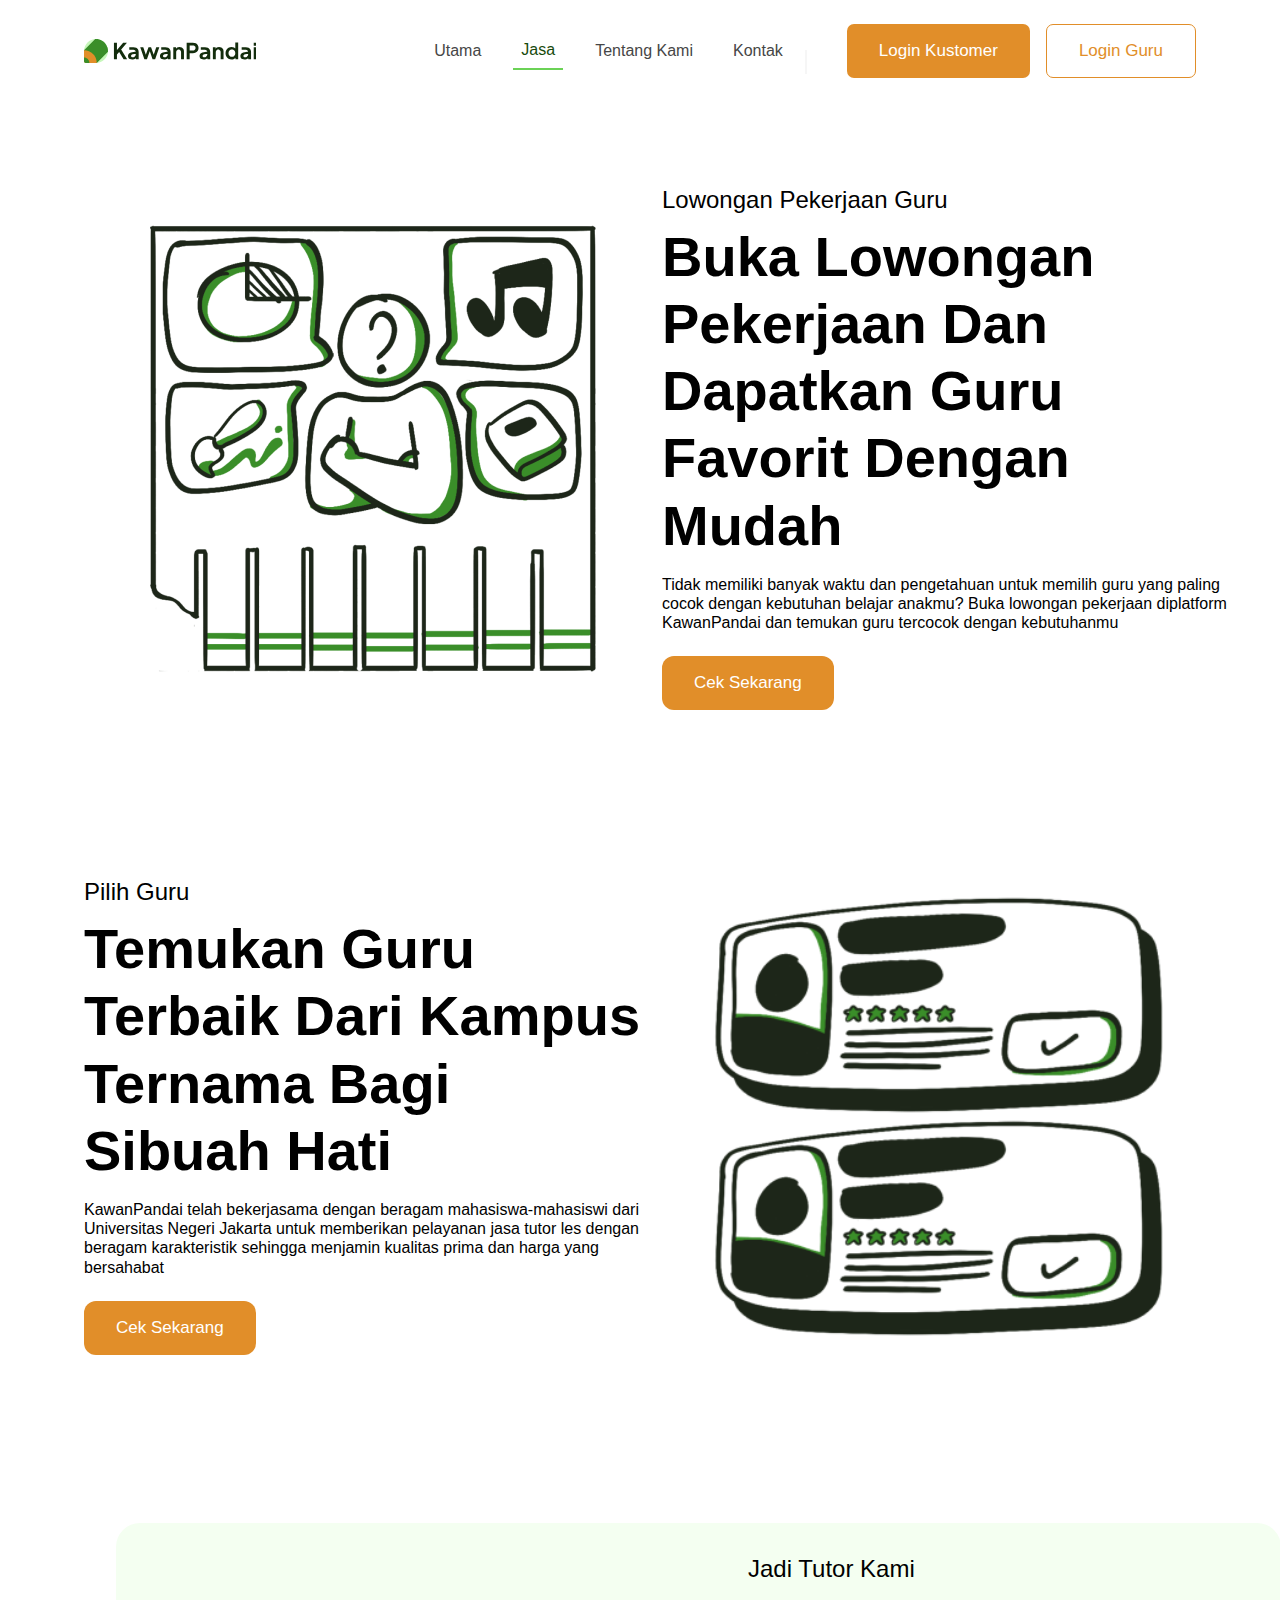
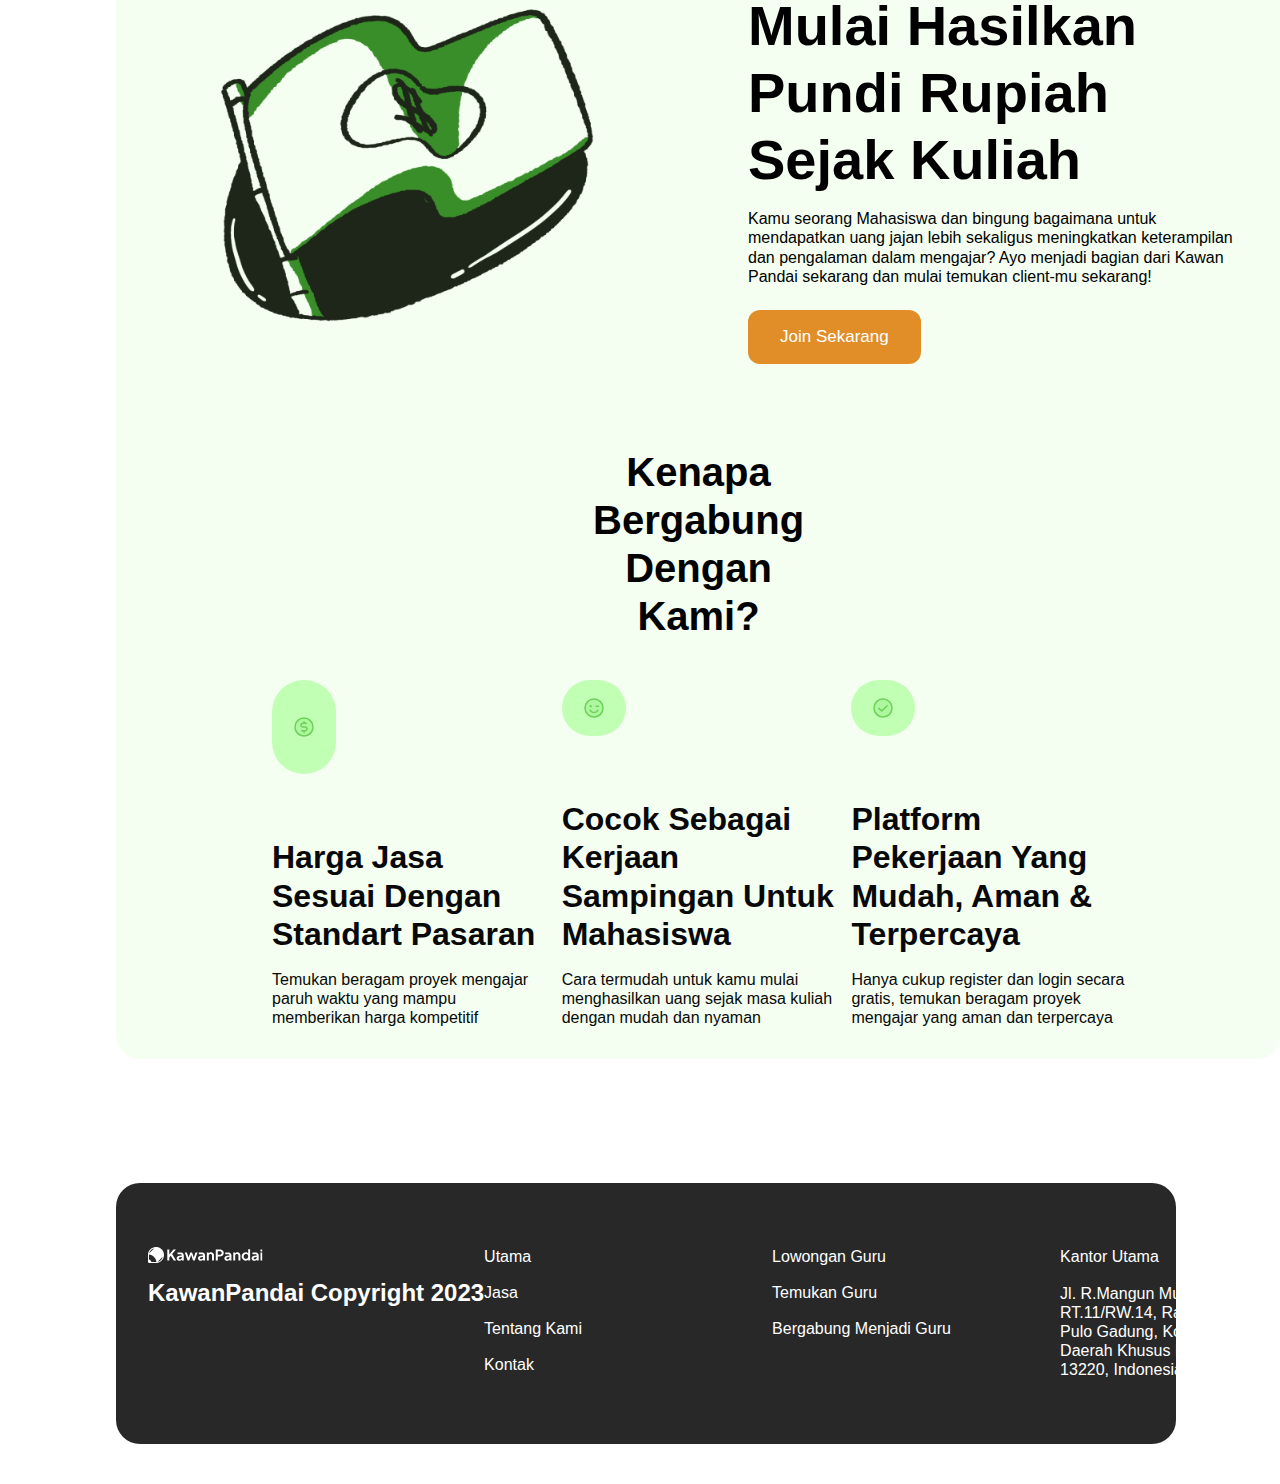
<file: jasa.html>
<!DOCTYPE html>
<html lang="en">
  <head>
    <meta charset="UTF-8" />
    <meta http-equiv="X-UA-Compatible" content="IE=edge" />
    <meta name="viewport" content="width=device-width, initial-scale=1.0" />
    <link rel="stylesheet" href="./style-jasa.css" />

    <!-- Primary Meta Tags -->
    <title>KawanPandai</title>
    <meta name="title" content="KawanPandai - Platform mencari guru andalan!" />
    <meta name="description" content="Mencari guru les tidak pernah semudah ini!" />
    <link rel="shortcut icon" href="resource/imgs/title .png" type="image/x-icon">

    <!-- Open Graph / Facebook -->
    <meta property="og:type" content="website" />
    <meta property="og:url" content="https://junederz.github.io/kawanpandai/" />
    <meta property="og:title" content="KawanPandai - Platform mencari guru andalan!" />
    <meta property="og:description" content="Mencari guru les tidak pernah semudah ini!" />
    <meta property="og:image" content="https://metatags.io/images/meta-tags.png" />

    <!-- Twitter -->
    <meta property="twitter:card" content="summary_large_image" />
    <meta property="twitter:url" content="https://junederz.github.io/kawanpandai/" />
    <meta property="twitter:title" content="KawanPandai - Platform mencari guru andalan!" />
    <meta property="twitter:description" content="Mencari guru les tidak pernah semudah ini!" />
    <meta property="twitter:image" content="https://metatags.io/images/meta-tags.png" />

    <!-- Meta Tags Generated with https://metatags.io -->

    <style>
      a,
      button,
      input,
      select,
      h1,
      h2,
      h3,
      h4,
      h5,
      * {
        margin: 0;
        padding: 0;
        border: none;
        text-decoration: none;
        appearance: none;
        background: none;
      }
    </style>
    <title>Document</title>
  </head>
  <body>
    <div class="jasa">
      <div class="navigationbar-desktop">
        <div class="frame-3">
          <div class="a">
            <svg
              class="group"
              width="24"
              height="24"
              viewBox="0 0 24 24"
              fill="none"
              xmlns="http://www.w3.org/2000/svg"
            >
              <path
                d="M24.0003 11.9366C24.0345 18.5714 18.5252 24 11.8903 24H1.90601C0.853307 24 0 23.1467 0 22.094V12.0889C0 5.50794 5.3841 0.0190531 11.965 8.51789e-07C13.0816 -0.00326152 14.163 0.146025 15.1895 0.428416C19.2535 1.54585 22.4545 4.74689 23.572 8.81051C23.846 9.80657 23.9948 10.8546 24.0003 11.9366Z"
                fill="#C6F7BA"
              />
              <path
                d="M24.0003 12.0355C24.0035 10.9184 23.8542 9.83701 23.5718 8.81053C22.4544 4.74692 19.2534 1.546 15.1894 0.428573C14.163 0.146182 13.0816 -0.00310458 11.965 2.73054e-05C11.7139 0.000810276 11.4648 0.0103364 11.2175 0.0267788L0.0324933 11.2119C0.0112226 11.5019 0 11.7942 0 12.0888V22.0939C0 23.1466 0.853307 23.9999 1.90601 23.9999H11.9116C12.2061 23.9999 12.4984 23.9887 12.7881 23.9675L23.9736 12.782C23.99 12.535 23.9995 12.2861 24.0003 12.0355Z"
                fill="#3A8E29"
              />
              <path
                d="M12.7624 23.9689C12.4811 23.9892 12.1974 24 11.9117 24H1.9064C0.853699 24 0 23.1464 0 22.0936V12.0891C0 11.8026 0.0108311 11.5191 0.0310578 11.2376C7.05482 11.2542 12.7458 16.9452 12.7624 23.9689Z"
                fill="#E18E29"
              />
              <path
                d="M5.40237 23.9871C5.28335 23.9957 5.16356 24.0001 5.04233 24.0001H1.9064C0.853699 24.0001 0 23.1466 0 22.0937V18.9578C0 18.8366 0.00430634 18.7168 0.0130495 18.597C2.98664 18.6042 5.39597 21.0135 5.4025 23.9871H5.40237Z"
                fill="#3A8E29"
              />
            </svg>

            <svg
              class="group2"
              width="144"
              height="18"
              viewBox="0 0 144 18"
              fill="none"
              xmlns="http://www.w3.org/2000/svg"
            >
              <path
                d="M0.940796 17.2454V0.754475H3.95119V9.34301L3.1322 9.05527L10.1491 0.754475H13.9342L7.35998 8.54621L7.53706 6.42122L14.1335 17.2454H10.5918L6.16477 9.98491L3.95119 12.6191V17.2454H0.940796Z"
                fill="#132D0D"
              />
              <path
                d="M19.158 17.5111C18.3168 17.5111 17.5864 17.3707 16.9666 17.0905C16.3467 16.8105 15.867 16.4081 15.5279 15.8841C15.1882 15.3604 15.0187 14.7518 15.0187 14.0579C15.0187 13.3938 15.166 12.8 15.4614 12.276C15.7565 11.7523 16.2141 11.3131 16.8339 10.9589C17.4537 10.6048 18.2356 10.354 19.1802 10.2062L23.1202 9.56433V11.7778L19.7335 12.3534C19.1579 12.4567 18.7297 12.6411 18.4497 12.9068C18.1692 13.1724 18.0291 13.5194 18.0291 13.9471C18.0291 14.3604 18.1875 14.6887 18.505 14.9321C18.8222 15.1756 19.2168 15.2974 19.6892 15.2974C20.2942 15.2974 20.8292 15.1684 21.2941 14.9101C21.7589 14.6519 22.1203 14.294 22.3787 13.8365C22.6368 13.3792 22.7662 12.8773 22.7662 12.3312V10.0512C22.7662 9.35775 22.5559 8.80824 22.1354 8.40214C21.7148 7.99643 21.1133 7.79338 20.3313 7.79338H16.2804V5.20357H20.4862C21.5631 5.20357 22.4894 5.39553 23.2641 5.77906C24.0389 6.16297 24.6328 6.70531 25.046 7.40607C25.4591 8.10709 25.6659 8.94448 25.6659 9.91836V17.2451H22.9211V15.1866L23.5409 15.1423C23.231 15.6591 22.862 16.0908 22.4342 16.4372C22.006 16.7841 21.519 17.0498 20.9733 17.234C20.4272 17.4184 19.8222 17.5108 19.1581 17.5108L19.158 17.5111Z"
                fill="#132D0D"
              />
              <path
                d="M31.3766 17.2454L27.2373 5.2037H30.2921L33.3246 14.3457L32.2621 14.3236L35.494 5.20383H38.0617L41.2714 14.3236L40.2088 14.3457L43.2412 5.2037H46.2958L42.1567 17.2454H39.5666L36.2907 7.70503H37.2645L33.9442 17.2454H31.3765H31.3766Z"
                fill="#132D0D"
              />
              <path
                d="M51.0995 17.5111C50.2583 17.5111 49.5278 17.3707 48.9081 17.0905C48.2883 16.8105 47.8086 16.4081 47.4693 15.8841C47.1296 15.3604 46.9602 14.7518 46.9602 14.0579C46.9602 13.3938 47.1075 12.8 47.403 12.276C47.698 11.7523 48.1557 11.3131 48.7754 10.9589C49.3952 10.6048 50.1772 10.354 51.1217 10.2062L55.0619 9.56433V11.7778L51.6751 12.3534C51.0996 12.4567 50.6715 12.6411 50.3912 12.9068C50.1107 13.1724 49.9706 13.5194 49.9706 13.9471C49.9706 14.3604 50.129 14.6887 50.4465 14.9321C50.7636 15.1756 51.1582 15.2974 51.6306 15.2974C52.2356 15.2974 52.7706 15.1684 53.2356 14.9101C53.7004 14.6519 54.0617 14.294 54.3203 13.8365C54.5782 13.3792 54.7076 12.8773 54.7076 12.3312V10.0512C54.7076 9.35775 54.4973 8.80824 54.0768 8.40214C53.6562 7.99643 53.0547 7.79338 52.2728 7.79338H48.222V5.20357H52.4277C53.5047 5.20357 54.4309 5.39553 55.2057 5.77906C55.9804 6.16297 56.5742 6.70531 56.9874 7.40607C57.4005 8.10709 57.6073 8.94448 57.6073 9.91836V17.2451H54.8625V15.1866L55.4823 15.1423C55.1724 15.6591 54.8034 16.0908 54.3756 16.4372C53.9474 16.7841 53.4604 17.0498 52.9147 17.234C52.3684 17.4184 51.7637 17.5108 51.0996 17.5108L51.0995 17.5111Z"
                fill="#132D0D"
              />
              <path
                d="M60.2853 17.2454V5.20383H63.0078V7.57232L62.7865 7.15173C63.0666 6.42879 63.5281 5.87889 64.1701 5.50267C64.812 5.12632 65.5608 4.93815 66.4169 4.93815C67.3023 4.93815 68.0881 5.1301 68.7742 5.51363C69.4604 5.89755 69.995 6.43232 70.3791 7.11846C70.7626 7.8046 70.9546 8.59801 70.9546 9.49804V17.2454H68.0547V10.1842C68.0547 9.65293 67.9513 9.19568 67.7449 8.81176C67.5381 8.42824 67.254 8.1294 66.8926 7.91526C66.5309 7.70151 66.1069 7.59437 65.6199 7.59437C65.1474 7.59437 64.7268 7.70151 64.3582 7.91526C63.9891 8.1294 63.7014 8.42824 63.4949 8.81176C63.2881 9.19568 63.185 9.65293 63.185 10.1842V17.2454H60.2853Z"
                fill="#132D0D"
              />
              <path
                d="M73.6548 17.2454V0.754475H79.8084C80.9298 0.754475 81.9223 0.957525 82.7857 1.36323C83.6489 1.7692 84.3241 2.3593 84.8111 3.13405C85.2979 3.9088 85.5416 4.84954 85.5416 5.95627C85.5416 7.04851 85.2942 7.98168 84.8 8.75643C84.3054 9.53118 83.6302 10.1253 82.7746 10.5383C81.9184 10.9516 80.9296 11.1582 79.8084 11.1582H76.6652V17.2454H73.6548ZM76.6652 8.50197H79.8528C80.3985 8.50197 80.871 8.39509 81.2693 8.18108C81.6678 7.96733 81.9778 7.66849 82.1991 7.28458C82.4204 6.90105 82.5311 6.45828 82.5311 5.9564C82.5311 5.44003 82.4204 4.99361 82.1991 4.61726C81.9778 4.24091 81.6678 3.94586 81.2693 3.73185C80.8709 3.5181 80.3984 3.41096 79.8528 3.41096H76.6652V8.50197Z"
                fill="#132D0D"
              />
              <path
                d="M90.6991 17.5111C89.858 17.5111 89.1274 17.3707 88.5077 17.0905C87.8879 16.8105 87.4082 16.4081 87.0689 15.8841C86.7292 15.3604 86.5598 14.7518 86.5598 14.0579C86.5598 13.3938 86.7071 12.8 87.0026 12.276C87.2976 11.7523 87.7553 11.3131 88.375 10.9589C88.9949 10.6048 89.7768 10.354 90.7213 10.2062L94.6615 9.56433V11.7778L91.2747 12.3534C90.6993 12.4567 90.2711 12.6411 89.9908 12.9068C89.7104 13.1724 89.5702 13.5194 89.5702 13.9471C89.5702 14.3604 89.7286 14.6887 90.0461 14.9321C90.3632 15.1756 90.7578 15.2974 91.2302 15.2974C91.8352 15.2974 92.3702 15.1684 92.8352 14.9101C93.3 14.6519 93.6614 14.294 93.9199 13.8365C94.1779 13.3792 94.3072 12.8773 94.3072 12.3312V10.0512C94.3072 9.35775 94.097 8.80824 93.6764 8.40214C93.2558 7.99643 92.6543 7.79338 91.8724 7.79338H87.8216V5.20357H92.0273C93.1043 5.20357 94.0305 5.39553 94.8053 5.77906C95.58 6.16297 96.1738 6.70531 96.5871 7.40607C97.0001 8.10709 97.2069 8.94448 97.2069 9.91836V17.2451H94.4621V15.1866L95.0819 15.1423C94.772 15.6591 94.403 16.0908 93.9752 16.4372C93.547 16.7841 93.06 17.0498 92.5143 17.234C91.9681 17.4184 91.3633 17.5108 90.6992 17.5108L90.6991 17.5111Z"
                fill="#132D0D"
              />
              <path
                d="M99.8849 17.2454V5.20383H102.607V7.57232L102.386 7.15173C102.666 6.42879 103.128 5.87889 103.77 5.50267C104.412 5.12632 105.16 4.93815 106.016 4.93815C106.902 4.93815 107.688 5.1301 108.374 5.51363C109.06 5.89755 109.595 6.43232 109.979 7.11846C110.362 7.8046 110.554 8.59801 110.554 9.49804V17.2454H107.654V10.1842C107.654 9.65293 107.551 9.19568 107.345 8.81176C107.138 8.42824 106.854 8.1294 106.492 7.91526C106.131 7.70151 105.707 7.59437 105.22 7.59437C104.747 7.59437 104.326 7.70151 103.958 7.91526C103.589 8.1294 103.301 8.42824 103.095 8.81176C102.888 9.19568 102.785 9.65293 102.785 10.1842V17.2454H99.8849Z"
                fill="#132D0D"
              />
              <path
                d="M118.611 17.5111C117.445 17.5111 116.405 17.2343 115.49 16.681C114.575 16.1277 113.852 15.3716 113.321 14.4121C112.79 13.4529 112.524 12.3905 112.524 11.2246C112.524 10.0443 112.79 8.98167 113.321 8.03714C113.852 7.09288 114.579 6.34032 115.501 5.77932C116.423 5.21871 117.453 4.93815 118.589 4.93815C119.504 4.93815 120.319 5.11901 121.035 5.48048C121.751 5.84222 122.315 6.34762 122.729 6.99684L122.286 7.5945V0.488916H125.185V17.2454H122.441V14.9211L122.751 15.4968C122.337 16.1464 121.762 16.6443 121.024 16.9909C120.286 17.3375 119.482 17.5111 118.611 17.5111ZM118.921 14.8549C119.585 14.8549 120.168 14.7 120.67 14.39C121.171 14.0801 121.566 13.6523 121.854 13.1062C122.142 12.5605 122.286 11.9331 122.286 11.2247C122.286 10.5313 122.142 9.90766 121.854 9.35436C121.566 8.80093 121.171 8.36925 120.67 8.05946C120.168 7.74953 119.585 7.59463 118.921 7.59463C118.272 7.59463 117.689 7.75332 117.173 8.07055C116.656 8.38804 116.254 8.81581 115.966 9.35436C115.678 9.89317 115.534 10.5164 115.534 11.2247C115.534 11.9331 115.678 12.5605 115.966 13.1062C116.254 13.6523 116.656 14.0801 117.173 14.39C117.689 14.7 118.272 14.8549 118.921 14.8549Z"
                fill="#132D0D"
              />
              <path
                d="M131.538 17.5111C130.697 17.5111 129.967 17.3707 129.347 17.0905C128.727 16.8105 128.247 16.4081 127.908 15.8841C127.568 15.3604 127.399 14.7518 127.399 14.0579C127.399 13.3938 127.546 12.8 127.842 12.276C128.137 11.7523 128.594 11.3131 129.214 10.9589C129.834 10.6048 130.616 10.354 131.56 10.2062L135.501 9.56433V11.7778L132.114 12.3534C131.538 12.4567 131.11 12.6411 130.83 12.9068C130.549 13.1724 130.409 13.5194 130.409 13.9471C130.409 14.3604 130.568 14.6887 130.885 14.9321C131.202 15.1756 131.597 15.2974 132.069 15.2974C132.674 15.2974 133.209 15.1684 133.674 14.9101C134.139 14.6519 134.5 14.294 134.759 13.8365C135.017 13.3792 135.146 12.8773 135.146 12.3312V10.0512C135.146 9.35775 134.936 8.80824 134.515 8.40214C134.095 7.99643 133.493 7.79338 132.712 7.79338H128.661V5.20357H132.866C133.943 5.20357 134.87 5.39553 135.644 5.77906C136.419 6.16297 137.013 6.70531 137.426 7.40607C137.839 8.10709 138.046 8.94448 138.046 9.91836V17.2451H135.301V15.1866L135.921 15.1423C135.611 15.6591 135.242 16.0908 134.814 16.4372C134.386 16.7841 133.899 17.0498 133.353 17.234C132.807 17.4184 132.202 17.5108 131.538 17.5108L131.538 17.5111Z"
                fill="#132D0D"
              />
              <path
                d="M140.724 3.85347V0.754475H143.624V3.85347H140.724ZM140.724 17.2454V5.20383H143.624V17.2455L140.724 17.2454Z"
                fill="#132D0D"
              />
            </svg>
          </div>
          <div class="frame-5">
            <div class="frame-2">
              <div class="navbar-link">
                <a href="index.html" class="utama">Utama</a>
              </div>
              <div class="navbar-link2">
                <div class="utama2">Jasa</div>
              </div>
              <div class="navbar-link">
                <a href="aboutUs.html" class="utama">Tentang Kami</a>
              </div>
              <div class="navbar-link">
                <a href="contact.html" class="utama">Kontak</a>
              </div>
            </div>
            <div class="line-1"></div>
            <div class="frame-4">
              <div class="button">
                <div class="button2">Login Kustomer</div>
              </div>
              <div class="button3">
                <div class="button4">Login Guru</div>
              </div>
            </div>
          </div>
        </div>
      </div>
      <div class="job-vacancies">
        <div class="container">
          <div class="wrapper-illustration-hero">
            <img class="image-1" src="resource/imgs-jasa/image-1.png" />
          </div>
          <div class="wrapper-text-hero">
            <div class="frame-53">
              <div class="frame-52">
                <div class="lowongan-pekerjaan-guru">
                  Lowongan Pekerjaan Guru
                </div>
                <div
                  class="buka-lowongan-pekerjaan-dan-dapatkan-guru-favorit-dengan-mudah"
                >
                  Buka Lowongan Pekerjaan Dan Dapatkan Guru Favorit Dengan Mudah
                </div>
              </div>
              <div
                class="[base64]"
              >
                Tidak memiliki banyak waktu dan pengetahuan untuk memilih guru
                yang paling cocok dengan kebutuhan belajar anakmu? Buka lowongan
                pekerjaan diplatform KawanPandai dan temukan guru tercocok
                dengan kebutuhanmu
              </div>
            </div>
            <div class="button5">
              <div class="button6">Cek Sekarang</div>
            </div>
          </div>
        </div>
      </div>
      <div class="choose-teacher">
        <div class="container">
          <div class="wrapper-text-hero">
            <div class="frame-53">
              <div class="frame-52">
                <div class="pilih-guru">Pilih Guru</div>
                <div
                  class="temukan-guru-terbaik-dari-kampus-ternama-bagi-sibuah-hati"
                >
                  Temukan Guru Terbaik Dari Kampus Ternama Bagi Sibuah Hati
                </div>
              </div>
              <div
                class="[base64]"
              >
                KawanPandai telah bekerjasama dengan beragam mahasiswa-mahasiswi
                dari Universitas Negeri Jakarta untuk memberikan pelayanan jasa
                tutor les dengan beragam karakteristik sehingga menjamin
                kualitas prima dan harga yang bersahabat
              </div>
            </div>
            <div class="button5">
              <div class="button6">Cek Sekarang</div>
            </div>
          </div>
          <div class="wrapper-illustration-hero2">
            <img class="image-12" src="resource/imgs-jasa/image-12.png" />
          </div>
        </div>
      </div>
      <div class="frame-720">
        <div class="container2">
          <div class="frame-721">
            <div class="frame-754">
              <div class="wrapper-illustration-hero3">
                <img class="money-1" src="resource/imgs-jasa/money-1.png" />
              </div>
              <div class="wrapper-text-hero">
                <div class="frame-53">
                  <div class="frame-52">
                    <div class="jadi-tutor-kami">Jadi Tutor Kami</div>
                    <div class="mulai-hasilkan-pundi-rupiah-sejak-kuliah">
                      Mulai Hasilkan Pundi Rupiah Sejak Kuliah
                    </div>
                  </div>
                  <div
                    class="[base64]"
                  >
                    Kamu seorang Mahasiswa dan bingung bagaimana untuk
                    mendapatkan uang jajan lebih sekaligus meningkatkan
                    keterampilan dan pengalaman dalam mengajar? Ayo menjadi
                    bagian dari Kawan Pandai sekarang dan mulai temukan
                    client-mu sekarang!
                  </div>
                </div>
                <div class="button5">
                  <div class="button6">Join Sekarang</div>
                </div>
              </div>
            </div>
            <div class="frame-755">
              <div class="headline-feature-home">
                <div class="kenapa-bergabung-dengan-kami">
                  Kenapa Bergabung Dengan Kami?
                </div>
              </div>
              <div class="frame-756">
                <div class="frame-757">
                  <div class="frame-760">
                    <div class="icons">
                      <svg
                        class="currency-circle-dollar"
                        width="24"
                        height="24"
                        viewBox="0 0 24 24"
                        fill="none"
                        xmlns="http://www.w3.org/2000/svg"
                      >
                        <path
                          opacity="0.2"
                          d="M12 21C16.9706 21 21 16.9706 21 12C21 7.02944 16.9706 3 12 3C7.02944 3 3 7.02944 3 12C3 16.9706 7.02944 21 12 21Z"
                          fill="#6BD256"
                        />
                        <path
                          d="M12 6.75V8.25"
                          stroke="#6BD256"
                          stroke-width="1.5"
                          stroke-linecap="round"
                          stroke-linejoin="round"
                        />
                        <path
                          d="M12 15.75V17.25"
                          stroke="#6BD256"
                          stroke-width="1.5"
                          stroke-linecap="round"
                          stroke-linejoin="round"
                        />
                        <path
                          d="M12 21C16.9706 21 21 16.9706 21 12C21 7.02944 16.9706 3 12 3C7.02944 3 3 7.02944 3 12C3 16.9706 7.02944 21 12 21Z"
                          stroke="#6BD256"
                          stroke-width="1.5"
                          stroke-linecap="round"
                          stroke-linejoin="round"
                        />
                        <path
                          d="M9.75 15.75H13.125C13.6223 15.75 14.0992 15.5525 14.4508 15.2008C14.8025 14.8492 15 14.3723 15 13.875C15 13.3777 14.8025 12.9008 14.4508 12.5492C14.0992 12.1975 13.6223 12 13.125 12H10.875C10.3777 12 9.90081 11.8025 9.54917 11.4508C9.19754 11.0992 9 10.6223 9 10.125C9 9.62772 9.19754 9.15081 9.54917 8.79917C9.90081 8.44754 10.3777 8.25 10.875 8.25H14.25"
                          stroke="#6BD256"
                          stroke-width="1.5"
                          stroke-linecap="round"
                          stroke-linejoin="round"
                        />
                      </svg>
                    </div>
                  </div>
                  <div class="frame-761">
                    <div class="harga-jasa-sesuai-dengan-standart-pasaran">
                      Harga Jasa Sesuai Dengan Standart Pasaran
                    </div>
                    <div
                      class="temukan-beragam-proyek-mengajar-paruh-waktu-yang-mampu-memberikan-harga-kompetitif"
                    >
                      Temukan beragam proyek mengajar paruh waktu yang mampu
                      memberikan harga kompetitif
                    </div>
                  </div>
                </div>
                <div class="frame-7602">
                  <div class="frame-762">
                    <div class="icons">
                      <svg
                        class="smiley-wink"
                        width="24"
                        height="24"
                        viewBox="0 0 24 24"
                        fill="none"
                        xmlns="http://www.w3.org/2000/svg"
                      >
                        <path
                          opacity="0.2"
                          d="M12 21C16.9706 21 21 16.9706 21 12C21 7.02944 16.9706 3 12 3C7.02944 3 3 7.02944 3 12C3 16.9706 7.02944 21 12 21Z"
                          fill="#6BD256"
                        />
                        <path
                          d="M12 21C16.9706 21 21 16.9706 21 12C21 7.02944 16.9706 3 12 3C7.02944 3 3 7.02944 3 12C3 16.9706 7.02944 21 12 21Z"
                          stroke="#6BD256"
                          stroke-width="1.5"
                          stroke-linecap="round"
                          stroke-linejoin="round"
                        />
                        <path
                          d="M15.8984 14.2495C15.5031 14.9333 14.9348 15.5011 14.2506 15.8959C13.5664 16.2906 12.7904 16.4984 12.0005 16.4984C11.2106 16.4984 10.4346 16.2906 9.75042 15.8959C9.06622 15.5012 8.49791 14.9334 8.10254 14.2496"
                          stroke="#6BD256"
                          stroke-width="1.5"
                          stroke-linecap="round"
                          stroke-linejoin="round"
                        />
                        <path
                          d="M8.625 11.25C9.24632 11.25 9.75 10.7463 9.75 10.125C9.75 9.50368 9.24632 9 8.625 9C8.00368 9 7.5 9.50368 7.5 10.125C7.5 10.7463 8.00368 11.25 8.625 11.25Z"
                          fill="#6BD256"
                        />
                        <path
                          d="M14.25 10.125H16.5"
                          stroke="#6BD256"
                          stroke-width="1.5"
                          stroke-linecap="round"
                          stroke-linejoin="round"
                        />
                      </svg>
                    </div>
                  </div>
                  <div class="frame-761">
                    <div
                      class="cocok-sebagai-kerjaan-sampingan-untuk-mahasiswa"
                    >
                      Cocok Sebagai Kerjaan Sampingan Untuk Mahasiswa
                    </div>
                    <div
                      class="cara-termudah-untuk-kamu-mulai-menghasilkan-uang-sejak-masa-kuliah-dengan-mudah-dan-nyaman"
                    >
                      Cara termudah untuk kamu mulai menghasilkan uang sejak
                      masa kuliah dengan mudah dan nyaman
                    </div>
                  </div>
                </div>
                <div class="frame-7612">
                  <div class="frame-762">
                    <div class="icons">
                      <svg
                        class="check-circle"
                        width="24"
                        height="24"
                        viewBox="0 0 24 24"
                        fill="none"
                        xmlns="http://www.w3.org/2000/svg"
                      >
                        <path
                          opacity="0.2"
                          d="M12 21C16.9706 21 21 16.9706 21 12C21 7.02944 16.9706 3 12 3C7.02944 3 3 7.02944 3 12C3 16.9706 7.02944 21 12 21Z"
                          fill="#6BD256"
                        />
                        <path
                          d="M16.125 9.75L10.625 15L7.875 12.375"
                          stroke="#6BD256"
                          stroke-width="1.5"
                          stroke-linecap="round"
                          stroke-linejoin="round"
                        />
                        <path
                          d="M12 21C16.9706 21 21 16.9706 21 12C21 7.02944 16.9706 3 12 3C7.02944 3 3 7.02944 3 12C3 16.9706 7.02944 21 12 21Z"
                          stroke="#6BD256"
                          stroke-width="1.5"
                          stroke-linecap="round"
                          stroke-linejoin="round"
                        />
                      </svg>
                    </div>
                  </div>
                  <div class="frame-761">
                    <div class="platform-pekerjaan-yang-mudah-aman-terpercaya">
                      Platform Pekerjaan Yang Mudah, Aman &amp; Terpercaya
                    </div>
                    <div
                      class="hanya-cukup-register-dan-login-secara-gratis-temukan-beragam-proyek-mengajar-yang-aman-dan-terpercaya"
                    >
                      Hanya cukup register dan login secara gratis, temukan
                      beragam proyek mengajar yang aman dan terpercaya
                    </div>
                  </div>
                </div>
              </div>
            </div>
          </div>
        </div>
      </div>
      <div class="footer">
        <div class="container3">
          <div class="frame-43">
            <div class="frame-48">
              <svg
                class="a2"
                width="115"
                height="16"
                viewBox="0 0 115 16"
                fill="none"
                xmlns="http://www.w3.org/2000/svg"
              >
                <g clip-path="url(#clip0_266_3874)">
                  <path
                    d="M16.0002 7.95799C16 7.91997 15.9984 7.8823 15.9977 7.84446C15.997 7.80218 15.9964 7.75981 15.995 7.71771C15.9932 7.66855 15.9904 7.61966 15.9878 7.57068C15.9856 7.5291 15.9838 7.48751 15.9809 7.4461C15.9776 7.3966 15.973 7.34745 15.9688 7.29821C15.9653 7.25784 15.9622 7.21739 15.9582 7.1772C15.953 7.12717 15.9467 7.0775 15.9407 7.02773C15.936 6.98867 15.9317 6.94952 15.9265 6.91072C15.9195 6.85966 15.9113 6.80911 15.9034 6.75839C15.8977 6.72133 15.8925 6.6841 15.8862 6.64721C15.8772 6.59414 15.8668 6.54151 15.8567 6.48879C15.8502 6.45469 15.8444 6.42032 15.8374 6.38639C15.8257 6.32889 15.8124 6.27191 15.7994 6.21484C15.7929 6.18613 15.787 6.15716 15.7802 6.12854C15.7597 6.04319 15.7379 5.95837 15.7147 5.87407C15.4354 4.85821 14.9606 3.92317 14.3336 3.11193C14.1768 2.90914 14.0105 2.714 13.8353 2.52739C13.7186 2.40299 13.5978 2.28224 13.4734 2.16549C13.349 2.04874 13.2208 1.9359 13.0891 1.82716C13.0232 1.77279 12.9565 1.71946 12.8889 1.66726C12.5508 1.40601 12.1914 1.17112 11.8135 0.965891C11.7379 0.924828 11.6616 0.884984 11.5845 0.84627C11.3534 0.730304 11.1159 0.625125 10.8727 0.531603C10.6294 0.437995 10.3805 0.355957 10.1265 0.286098C10.0414 0.262696 9.95573 0.240686 9.8696 0.220068C9.84255 0.213543 9.81506 0.208149 9.78791 0.201886C9.72849 0.188314 9.66916 0.174569 9.60922 0.162302C9.57799 0.155951 9.54632 0.150645 9.51492 0.144642C9.45863 0.133854 9.40252 0.122719 9.34579 0.113149C9.31204 0.107407 9.27785 0.102883 9.24392 0.0975766C9.1892 0.0890509 9.13457 0.0800903 9.0795 0.0726956C9.04339 0.0678237 9.00686 0.0641699 8.97058 0.05982C8.91734 0.0533823 8.86418 0.0465095 8.81068 0.0411157C8.77205 0.0372009 8.73308 0.034591 8.69436 0.0312851C8.64269 0.0268483 8.5911 0.0218895 8.53916 0.0184966C8.49888 0.0157997 8.45834 0.0144078 8.41789 0.0123198C8.36699 0.00970993 8.31619 0.00657805 8.26503 0.00492511C8.22328 0.00353317 8.18117 0.00353317 8.13924 0.00283719C8.09304 0.00205422 8.04711 0.000488281 8.00074 0.000488281C7.99291 0.000488281 7.98491 0.000488281 7.97708 0.000488281C7.89539 0.000749271 7.81413 0.0026632 7.73305 0.0053601C7.72661 0.00562109 7.72017 0.00596907 7.71365 0.00614307C3.64168 0.153776 0.317016 3.4386 0.0216622 7.47481C0.00748172 7.66812 0 7.86299 0 8.05943V14.7295C0 14.7711 0.00234891 14.812 0.00617677 14.8526C0.00748172 14.8661 0.00991762 14.8794 0.0116576 14.8928C0.0150504 14.9196 0.0187043 14.9461 0.0237501 14.9722C0.026795 14.9881 0.0307968 15.0036 0.0344507 15.0193C0.0398445 15.0423 0.0454123 15.0653 0.052111 15.0878C0.0569828 15.1043 0.0624636 15.1206 0.0679444 15.1369C0.0749912 15.1577 0.0824729 15.1783 0.0905636 15.1986C0.0972623 15.2154 0.104222 15.232 0.11153 15.2483C0.119968 15.2672 0.129016 15.2856 0.138325 15.304C0.14685 15.3208 0.155376 15.3374 0.164598 15.3538C0.17408 15.3705 0.184259 15.3866 0.194438 15.4029C0.205051 15.4198 0.215404 15.4367 0.226713 15.453C0.236283 15.4668 0.246636 15.4798 0.256727 15.4932C0.270038 15.5109 0.283 15.5288 0.297181 15.5457C0.300661 15.5498 0.304575 15.5536 0.308142 15.5578C0.351206 15.6078 0.397923 15.6545 0.44812 15.6972C0.448903 15.6979 0.449686 15.6987 0.450556 15.6994C0.473001 15.7184 0.496577 15.736 0.520327 15.7534C0.527026 15.7583 0.533377 15.7635 0.540163 15.7683C0.563304 15.7846 0.587228 15.7997 0.6115 15.8144C0.619417 15.8192 0.627159 15.8241 0.635163 15.8288C0.659696 15.8429 0.684751 15.8561 0.710241 15.8687C0.718419 15.8727 0.726683 15.8767 0.734948 15.8806C0.761221 15.8929 0.787842 15.9042 0.814985 15.9146C0.822641 15.9176 0.830384 15.9203 0.838126 15.9231C0.866574 15.9333 0.895283 15.9429 0.924601 15.9512C0.930517 15.9529 0.936606 15.9543 0.942522 15.9559C0.974189 15.9643 1.00603 15.972 1.03865 15.978C1.11391 15.992 1.19125 16.0001 1.2705 16.0001H3.36112C3.36112 16.0001 3.36181 16.0001 3.36216 16.0001H7.92644C8.12184 16.0001 8.31567 15.9927 8.50784 15.9788C8.50784 15.979 8.50784 15.9793 8.50784 15.9794C8.5135 15.979 8.51933 15.9789 8.52498 15.9785L8.52585 15.9776C12.5651 15.6769 15.8406 12.3645 15.9936 8.29623C15.9943 8.27901 15.9949 8.26178 15.9954 8.24456C15.9971 8.18731 15.9983 8.12998 15.9988 8.07257C15.999 8.05621 15.9997 8.04012 15.9997 8.02376C15.9997 8.01471 15.9994 8.00584 15.9994 7.99688C15.9994 7.98383 15.9997 7.97095 15.9997 7.9579L16.0002 7.95799ZM3.02418 3.06164C3.95661 2.11686 5.0974 1.46856 6.3351 1.16129L1.17332 6.32306C1.48155 5.10728 2.11263 3.9852 3.02418 3.06164ZM7.92679 15.0433H3.47221C3.13693 13.8235 2.17666 12.8632 0.956877 12.5278V8.05952C0.956877 7.88805 0.965141 7.71779 0.977321 7.54824C4.8947 7.99636 8.00335 11.1047 8.4519 15.022C8.27782 15.0347 8.10296 15.0434 7.9267 15.0434L7.92679 15.0433ZM12.9883 12.927C12.0565 13.8636 10.9176 14.5112 9.67847 14.8255L14.8407 9.6633C14.5391 10.8802 13.907 12.0034 12.9883 12.927Z"
                    fill="white"
                  />
                  <path
                    d="M27.9562 2.50293H25.4327L21.3008 7.39093V2.50293H19.2938V13.4969H21.3008V10.4127L22.7765 8.65664L25.7278 13.4969H28.0889L24.1431 7.02206L27.9562 2.50293Z"
                    fill="white"
                  />
                  <path
                    d="M34.1761 5.85289C33.6596 5.59721 33.0421 5.46924 32.3241 5.46924H29.5203V7.19577H32.2208C32.7422 7.19577 33.1432 7.33114 33.4236 7.60161C33.6439 7.81432 33.7763 8.08714 33.8235 8.41817L31.4535 8.80426C30.8238 8.90274 30.3025 9.06986 29.8893 9.30605C29.4761 9.54216 29.1711 9.83499 28.9744 10.1841C28.7775 10.5334 28.6792 10.9293 28.6792 11.3721C28.6792 11.8346 28.7922 12.2404 29.0187 12.5895C29.2449 12.9389 29.5647 13.207 29.9778 13.3938C30.391 13.5806 30.878 13.6742 31.4387 13.6742C31.8815 13.6742 32.2848 13.6126 32.6489 13.4896C33.0127 13.3667 33.3374 13.1897 33.6228 12.9584C33.7375 12.8655 33.8455 12.763 33.9475 12.6519V13.4971H35.7773V8.6126C35.7773 7.96335 35.6395 7.40509 35.3641 6.93774C35.0886 6.47057 34.6927 6.10901 34.1762 5.85307L34.1761 5.85289ZM33.5858 11.2244C33.4136 11.5294 33.1726 11.7681 32.8627 11.9401C32.5528 12.1124 32.1961 12.1983 31.7928 12.1983C31.4778 12.1983 31.2147 12.1172 31.0033 11.9548C30.7917 11.7925 30.686 11.5737 30.686 11.2982C30.686 11.013 30.7795 10.7817 30.9664 10.6047C31.1531 10.4275 31.4386 10.3047 31.8223 10.2357L33.844 9.89215V10.2209C33.844 10.585 33.7579 10.9196 33.5858 11.2244Z"
                    fill="white"
                  />
                  <path
                    d="M45.8185 10.52L44.041 5.46924H42.3291L40.5379 10.5237L38.8612 5.46924H36.8247L39.5843 13.4969H41.2961L43.1828 8.07583L45.0443 13.4969H46.771L49.5304 5.46924H47.494L45.8185 10.52Z"
                    fill="white"
                  />
                  <path
                    d="M55.4704 5.85289C54.9538 5.59721 54.3364 5.46924 53.6184 5.46924H50.8146V7.19577H53.5151C54.0364 7.19577 54.4374 7.33114 54.7178 7.60161C54.9381 7.81432 55.0705 8.08714 55.1177 8.41817L52.7477 8.80426C52.118 8.90274 51.5967 9.06986 51.1835 9.30605C50.7704 9.54216 50.4653 9.83499 50.2686 10.1841C50.0716 10.5334 49.9734 10.9293 49.9734 11.3721C49.9734 11.8346 50.0864 12.2404 50.3128 12.5895C50.539 12.9389 50.8588 13.207 51.272 13.3938C51.6851 13.5806 52.1721 13.6742 52.7329 13.6742C53.1756 13.6742 53.5789 13.6126 53.943 13.4896C54.3069 13.3667 54.6315 13.1897 54.9169 12.9584C55.0315 12.8655 55.1395 12.763 55.2415 12.6519V13.497H57.0714V8.61252C57.0714 7.96326 56.9335 7.405 56.6581 6.93766C56.3826 6.47048 55.9867 6.10893 55.4703 5.85298L55.4704 5.85289ZM54.8801 11.2244C54.7078 11.5294 54.4669 11.7681 54.157 11.9401C53.8471 12.1124 53.4903 12.1983 53.087 12.1983C52.7721 12.1983 52.5089 12.1172 52.2976 11.9548C52.0858 11.7925 51.9803 11.5737 51.9803 11.2982C51.9803 11.013 52.0737 10.7817 52.2607 10.6047C52.4475 10.4275 52.733 10.3047 53.1167 10.2357L55.1383 9.89215V10.2209C55.1383 10.585 55.0521 10.9196 54.8801 11.2244Z"
                    fill="white"
                  />
                  <path
                    d="M64.5162 5.67565C64.0586 5.41996 63.5348 5.29199 62.9446 5.29199C62.3739 5.29199 61.8747 5.41744 61.4467 5.66834C61.1164 5.86191 60.8586 6.12525 60.6719 6.45662V5.46912H58.8569V13.4969H60.7901V8.78943C60.7901 8.43527 60.8588 8.13043 60.9967 7.87449C61.1343 7.61881 61.3262 7.41958 61.5722 7.27682C61.818 7.13432 62.0983 7.0629 62.4134 7.0629C62.7379 7.0629 63.0206 7.13432 63.2618 7.27682C63.5028 7.41958 63.6921 7.61881 63.83 7.87449C63.9676 8.13043 64.0365 8.43527 64.0365 8.78943V13.4969H65.9698V8.33201C65.9698 7.73208 65.8418 7.20305 65.5861 6.74562C65.3302 6.2881 64.9737 5.93168 64.5162 5.67573L64.5162 5.67565Z"
                    fill="white"
                  />
                  <path
                    d="M73.8571 2.90877C73.2816 2.6383 72.6198 2.50293 71.8723 2.50293H67.7699V13.4969H69.7768V9.43874H71.8723C72.6199 9.43874 73.279 9.30112 73.8497 9.02551C74.4202 8.75016 74.8702 8.35407 75.2 7.83757C75.5295 7.32107 75.6944 6.69896 75.6944 5.97079C75.6944 5.23297 75.5321 4.60581 75.2074 4.08931C74.8828 3.57282 74.4327 3.1795 73.8571 2.90877ZM73.4661 6.85625C73.3185 7.11219 73.1119 7.31141 72.8462 7.45391C72.5806 7.59667 72.2656 7.66784 71.9019 7.66784H69.7768V4.27375H71.9019C72.2657 4.27375 72.5807 4.34526 72.8462 4.48767C73.1119 4.63043 73.3185 4.82705 73.4661 5.07795C73.6136 5.32884 73.6874 5.62646 73.6874 5.97071C73.6874 6.3053 73.6136 6.60047 73.4661 6.85625Z"
                    fill="white"
                  />
                  <path
                    d="M81.8701 5.85289C81.3536 5.59721 80.7361 5.46924 80.0182 5.46924H77.2143V7.19577H79.9149C80.4362 7.19577 80.8372 7.33114 81.1175 7.60161C81.3379 7.81432 81.4703 8.08714 81.5175 8.41817L79.1475 8.80426C78.5178 8.90274 77.9965 9.06986 77.5833 9.30605C77.1701 9.54216 76.865 9.83499 76.6683 10.1841C76.4714 10.5334 76.3732 10.9293 76.3732 11.3721C76.3732 11.8346 76.4862 12.2404 76.7125 12.5895C76.9388 12.9389 77.2585 13.207 77.6718 13.3938C78.0849 13.5806 78.5719 13.6742 79.1327 13.6742C79.5754 13.6742 79.9787 13.6126 80.3427 13.4896C80.7067 13.3667 81.0312 13.1897 81.3167 12.9584C81.4313 12.8655 81.5393 12.763 81.6413 12.6519V13.497H83.4711V8.61252C83.4711 7.96326 83.3333 7.405 83.0579 6.93766C82.7824 6.47048 82.3865 6.10893 81.8701 5.85298L81.8701 5.85289ZM81.2799 11.2244C81.1076 11.5294 80.8666 11.7681 80.5568 11.9401C80.2469 12.1124 79.8901 12.1983 79.4868 12.1983C79.1719 12.1983 78.9087 12.1172 78.6974 11.9548C78.4856 11.7925 78.3801 11.5737 78.3801 11.2982C78.3801 11.013 78.4734 10.7817 78.6605 10.6047C78.8473 10.4275 79.1328 10.3047 79.5165 10.2357L81.5381 9.89215V10.2209C81.5381 10.585 81.4519 10.9196 81.2799 11.2244Z"
                    fill="white"
                  />
                  <path
                    d="M90.9159 5.67565C90.4584 5.41996 89.9346 5.29199 89.3443 5.29199C88.7736 5.29199 88.2745 5.41744 87.8465 5.66834C87.5162 5.86191 87.2584 6.12525 87.0717 6.45662V5.46912H85.2567V13.4969H87.1899V8.78943C87.1899 8.43527 87.2586 8.13043 87.3965 7.87449C87.5341 7.61881 87.7259 7.41958 87.972 7.27682C88.2177 7.13432 88.4981 7.0629 88.8131 7.0629C89.1377 7.0629 89.4204 7.13432 89.6616 7.27682C89.9026 7.41958 90.0919 7.61881 90.2298 7.87449C90.3674 8.13043 90.4363 8.43527 90.4363 8.78943V13.4969H92.3696V8.33201C92.3696 7.73208 92.2416 7.20305 91.9859 6.74562C91.73 6.2881 91.3735 5.93168 90.916 5.67573L90.9159 5.67565Z"
                    fill="white"
                  />
                  <path
                    d="M100.191 6.28123C99.9592 6.0279 99.682 5.81798 99.3569 5.65364C98.8796 5.41266 98.3361 5.29208 97.7262 5.29208C96.9686 5.29208 96.2823 5.47904 95.6677 5.85286C95.0527 6.22686 94.5682 6.72857 94.2141 7.35808C93.86 7.98776 93.6829 8.69609 93.6829 9.48306C93.6829 10.2604 93.86 10.9687 94.2141 11.608C94.5682 12.2477 95.0501 12.7517 95.6603 13.1207C96.2701 13.4896 96.9637 13.674 97.741 13.674C98.3213 13.674 98.8574 13.5582 99.3495 13.3273C99.7289 13.149 100.043 12.91 100.294 12.6115V13.4969H102.124V2.32593H100.191V6.28115L100.191 6.28123ZM99.9029 10.7375C99.711 11.1015 99.4477 11.3867 99.1134 11.5933C98.7788 11.8 98.3903 11.9032 97.9476 11.9032C97.5145 11.9032 97.1261 11.8 96.7819 11.5933C96.4373 11.3867 96.1694 11.1015 95.9776 10.7375C95.7857 10.3736 95.6898 9.95537 95.6898 9.48315C95.6898 9.01093 95.7857 8.59543 95.9776 8.23622C96.1694 7.87719 96.4373 7.59201 96.7819 7.38035C97.1261 7.16886 97.5146 7.06307 97.9476 7.06307C98.3903 7.06307 98.7789 7.16634 99.1134 7.37295C99.4477 7.57957 99.711 7.86736 99.9029 8.23622C100.095 8.60509 100.191 9.02085 100.191 9.48315C100.191 9.95537 100.095 10.3736 99.9029 10.7375Z"
                    fill="white"
                  />
                  <path
                    d="M109.096 5.85289C108.58 5.59721 107.962 5.46924 107.244 5.46924H104.441V7.19577H107.141C107.662 7.19577 108.063 7.33114 108.344 7.60161C108.564 7.81432 108.696 8.08714 108.744 8.41817L106.374 8.80426C105.744 8.90274 105.223 9.06986 104.809 9.30605C104.396 9.54216 104.091 9.83499 103.895 10.1841C103.698 10.5334 103.599 10.9293 103.599 11.3721C103.599 11.8346 103.712 12.2404 103.939 12.5895C104.165 12.9389 104.485 13.207 104.898 13.3938C105.311 13.5806 105.798 13.6742 106.359 13.6742C106.802 13.6742 107.205 13.6126 107.569 13.4896C107.933 13.3667 108.257 13.1897 108.543 12.9584C108.658 12.8655 108.765 12.763 108.867 12.6519V13.497H110.697V8.61252C110.697 7.96326 110.559 7.405 110.284 6.93766C110.009 6.47048 109.613 6.10893 109.096 5.85298L109.096 5.85289ZM108.506 11.2244C108.334 11.5294 108.093 11.7681 107.783 11.9401C107.473 12.1124 107.116 12.1983 106.713 12.1983C106.398 12.1983 106.135 12.1172 105.924 11.9548C105.712 11.7925 105.606 11.5737 105.606 11.2982C105.606 11.013 105.7 10.7817 105.887 10.6047C106.073 10.4275 106.359 10.3047 106.743 10.2357L108.764 9.89215V10.2209C108.764 10.585 108.678 10.9196 108.506 11.2244Z"
                    fill="white"
                  />
                  <path
                    d="M114.416 2.50293H112.483V4.56893H114.416V2.50293Z"
                    fill="white"
                  />
                  <path
                    d="M114.416 5.46924H112.483V13.497H114.416V5.46924Z"
                    fill="white"
                  />
                </g>
                <defs>
                  <clipPath id="clip0_266_3874">
                    <rect width="114.416" height="16" fill="white" />
                  </clipPath>
                </defs>
              </svg>

              <div class="kawan-pandai-copyright-2023">
                KawanPandai Copyright 2023
              </div>
            </div>
            <div class="frame-47">
              <div class="frame-44">
                <div class="footer-text-link">
                  <div class="utama3">Utama</div>
                </div>
                <div class="footer-text-link">
                  <div class="utama3">Jasa</div>
                </div>
                <div class="footer-text-link">
                  <div class="utama3">Tentang Kami</div>
                </div>
                <div class="footer-text-link">
                  <div class="utama3">Kontak</div>
                </div>
              </div>
              <div class="frame-45">
                <div class="footer-text-link">
                  <div class="utama3">Lowongan Guru</div>
                </div>
                <div class="footer-text-link">
                  <div class="utama3">Temukan Guru</div>
                </div>
                <div class="footer-text-link">
                  <div class="utama3">Bergabung Menjadi Guru</div>
                </div>
                <div class="footer-text-link2"></div>
              </div>
              <div class="frame-46">
                <div class="kantor-utama">Kantor Utama</div>
                <div
                  class="jl-r-mangun-muka-raya-no-11-rt-11-rw-14-rawamangun-kec-pulo-gadung-kota-jakarta-timur-daerah-khusus-ibukota-jakarta-13220-indonesia"
                >
                  Jl. R.Mangun Muka Raya No.11, RT.11/RW.14, Rawamangun, Kec.
                  Pulo Gadung, Kota Jakarta Timur, Daerah Khusus Ibukota Jakarta
                  13220, Indonesia
                </div>
              </div>
            </div>
          </div>
        </div>
      </div>
    </div>
  </body>
</html>
</file>
<file: style.css>
.home,
.home * {
  box-sizing: border-box;
}
.home {
  background: var(--greyscale-white, #ffffff);
  border-radius: 16px;
  display: flex;
  flex-direction: column;
  gap: 0px;
  align-items: flex-start;
  justify-content: flex-start;
  position: relative;
  overflow: hidden;
}
.navigationbar-desktop {
  background: var(--greyscale-gray-50, #f6f6f6);
  padding: 0px 84px 0px 84px;
  display: flex;
  flex-direction: column;
  gap: 10px;
  align-items: flex-start;
  justify-content: flex-start;
  align-self: stretch;
  flex-shrink: 0;
  position: sticky;
  overflow: hidden;
}
.frame-3 {
  padding: 24px 0px 24px 0px;
  display: flex;
  flex-direction: row;
  align-items: center;
  justify-content: space-between;
  align-self: stretch;
  flex-shrink: 0;
  position: relative;
}

.a {
  flex-shrink: 0;
  width: 171.62px;
  height: 24px;
  position: relative;
  overflow: hidden;
}
.group {
  position: absolute;
  left: 0px;
  top: 0px;
  overflow: visible;
}
.group2 {
  position: absolute;
  left: 28.94px;
  top: 3.49px;
  overflow: visible;
}
.frame-5 {
  display: flex;
  flex-direction: row;
  gap: 16px;
  align-items: center;
  justify-content: flex-start;
  align-self: stretch;
  flex-shrink: 0;
  position: relative;
}
.frame-2 {
  display: flex;
  flex-direction: row;
  gap: 24px;
  align-items: center;
  justify-content: center;
  align-self: stretch;
  flex-shrink: 0;
  position: relative;
}
.navbar-link {
  border-style: solid;
  border-color: var(--primarycolor-primary-500, #6bd256);
  border-width: 0px 0px 2px 0px;
  padding: 8px;
  display: flex;
  flex-direction: row;
  gap: 0px;
  align-items: center;
  justify-content: center;
  flex-shrink: 0;
  position: relative;
}
.utama {
  color: var(--primarycolor-primary-900, #174a0c);
  text-align: left;
  font: var(--subheading-03, 500 16px/120% "Plus Jakarta Sans", sans-serif);
  position: relative;
}
.navbar-link2 {
  padding: 8px;
  display: flex;
  flex-direction: row;
  gap: 0px;
  align-items: center;
  justify-content: center;
  flex-shrink: 0;
  position: relative;
}
.navbar-link2:hover {
  border-style: solid;
  border-color: var(--primarycolor-primary-500, #6bd256);
  border-width: 0px 0px 2px 0px;
  padding: 8px;
  display: flex;
  flex-direction: row;
  gap: 0px;
  align-items: center;
  justify-content: center;
  flex-shrink: 0;
  position: relative;
}
.utama2 {
  color: var(--greyscale-gray-400, #464646);
  text-align: left;
  font: var(--subheading-03, 500 16px/120% "Plus Jakarta Sans", sans-serif);
  position: relative;
}
.utama2:hover {
  color: var(--primarycolor-primary-900, #174a0c);
  text-align: left;
  font: var(--subheading-03, 500 16px/120% "Plus Jakarta Sans", sans-serif);
  position: relative;
}
.line-1 {
  border-style: solid;
  border-color: var(--greyscale-gray-50, #f6f6f6);
  border-width: 2px 0 0 0;
  flex-shrink: 0;
  width: 24px;
  height: 0px;
  position: relative;
  transform-origin: 0 0;
  transform: rotate(90deg) scale(1, 1);
}
.frame-4 {
  display: flex;
  flex-direction: row;
  gap: 16px;
  align-items: center;
  justify-content: flex-start;
  flex-shrink: 0;
  position: relative;
}
.button {
  background: var(--secondary-secondary-500, #e18e29);
  border-radius: 7px;
  padding: 12px 32px 12px 32px;
  display: flex;
  border-width: 1.5px;
  border-style: solid;
  border-color: var(--secondary-secondary-500, #e18e29);
  flex-direction: row;
  gap: 12px;
  align-items: center;
  justify-content: center;
  flex-shrink: 0;
  height: 54px;
  position: relative;
  color: var(--greyscale-white, #ffffff);
  text-align: left;
  font: var(--button-regular, 500 17px/120% "Plus Jakarta Sans", sans-serif);
  position: relative;
  transition: background 0.4s;
}
.button:hover {
  background: transparent;
  border-color: var(--secondary-secondary-500, #e18e29);
  border-radius: 7px;
  padding: 12px 32px 12px 32px;
  border-width: 1.5px;
  border-style: solid;
  display: flex;
  flex-direction: row;
  gap: 12px;
  align-items: center;
  justify-content: center;
  flex-shrink: 0;
  height: 54px;
  position: relative;
  color: var(--greyscale-white, #e18e29);
  text-align: left;
  font: var(--button-regular, 500 17px/120% "Plus Jakarta Sans", sans-serif);
  position: relative;
  
}
.button3 {
  border-radius: 7px;
  border-style: solid;
  border-color: var(--secondary-secondary-500, #e18e29);
  border-width: 1.5px;
  padding: 12px 32px 12px 32px;
  display: flex;
  flex-direction: row;
  gap: 12px;
  align-items: center;
  justify-content: center;
  flex-shrink: 0;
  height: 54px;
  position: relative;
  color: var(--secondary-secondary-500, #e18e29);
  text-align: left;
  font: var(--button-regular, 500 17px/120% "Plus Jakarta Sans", sans-serif);
  position: relative;
  transition: background 0.4s;
}
.button3:hover {
  background: var(--secondary-secondary-500, #e18e29);
  border-radius: 7px;
  padding: 12px 32px 12px 32px;
  display: flex;
  border-width: 1.5px;
  border-style: solid;
  border-color: var(--secondary-secondary-500, #e18e29);
  flex-direction: row;
  gap: 12px;
  align-items: center;
  justify-content: center;
  flex-shrink: 0;
  height: 54px;
  position: relative;
  color: var(--greyscale-white, #ffffff);
  text-align: left;
  font: var(--button-regular, 500 17px/120% "Plus Jakarta Sans", sans-serif);
  position: relative;

}
.hero {
  background: var(--greyscale-gray-50, #f6f6f6);
  padding: 0px 84px 0px 84px;
  display: flex;
  flex-direction: row;
  gap: 0px;
  align-items: center;
  justify-content: center;
  align-self: stretch;
  flex-shrink: 0;
  height: 978px;
  position: relative;
  overflow: hidden;
}
.container {
  display: flex;
  flex-direction: row;
  gap: 0px;
  align-items: center;
  justify-content: flex-start;
  align-self: stretch;
  flex: 1;
  position: relative;
}
.wrapper-text-hero {
  display: flex;
  flex-direction: column;
  gap: 32px;
  align-items: flex-start;
  justify-content: center;
  align-self: stretch;
  flex: 1;
  position: relative;
}
.frame-6 {
  display: flex;
  flex-direction: column;
  gap: 16px;
  align-items: center;
  justify-content: center;
  align-self: stretch;
  flex-shrink: 0;
  position: relative;
}
.belajar-semakin-mudah-aman-nyaman-dengan-bantuan-para-guru-handal {
  color: #000000;
  text-align: left;
  font: var(--heading-01, 600 56px/120% "Plus Jakarta Sans", sans-serif);
  position: relative;
  align-self: stretch;
}
.frame-723 {
  padding: 0px 84px 0px 0px;
  display: flex;
  flex-direction: row;
  gap: 10px;
  align-items: center;
  justify-content: center;
  align-self: stretch;
  flex-shrink: 0;
  position: relative;
}
.percayakan-perkembangan-akademis-dan-passion-buah-hatimu-dengan-beragam-guru-guru-les-tepercaya-diplatform-kawan-pandai-yang-siap-membantumu-dalam-menggapai-mimpi-menjadi-lebih-baik {
  color: #000000;
  text-align: left;
  font: var(--body-regular-300, 300 16px/120% "Plus Jakarta Sans", sans-serif);
  position: relative;
  flex: 1;
}
.frame-95 {
  display: flex;
  flex-direction: row;
  gap: 24px;
  align-items: center;
  justify-content: center;
  flex-shrink: 0;
  position: relative;
}
.button5 {
  background: var(--secondary-secondary-500, #e18e29);
  border-radius: 12px;
  border-style: solid;
  border-color: var(--secondary-secondary-500, #e18e29);
  border-width: 1.5px;
  padding: 12px 32px 12px 32px;
  display: flex;
  flex-direction: row;
  gap: 12px;
  align-items: center;
  justify-content: center;
  flex-shrink: 0;
  height: 54px;
  position: relative;
  color: var(--gray-00, #ffffff);
  text-align: left;
  font: var(--button-regular, 500 17px/120% "Plus Jakarta Sans", sans-serif);
  position: relative;
  transition: background 0.4s;
}
.button5:hover {
  background: transparent;
  border-radius: 12px;
  border-style: solid;
  border-color: var(--secondary-secondary-500, #e18e29);
  border-width: 1.5px;
  padding: 12px 32px 12px 32px;
  display: flex;
  flex-direction: row;
  gap: 12px;
  align-items: center;
  justify-content: center;
  flex-shrink: 0;
  height: 54px;
  position: relative;
  color: var(--gray-00, #e18e29);
  text-align: left;
  font: var(--button-regular, 500 17px/120% "Plus Jakarta Sans", sans-serif);
  position: relative;
}
.button7 {
  border-radius: 12px;
  border-style: solid;
  border-color: var(--secondary-secondary-500, #e18e29);
  border-width: 1.5px;
  padding: 12px 32px 12px 32px;
  display: flex;
  flex-direction: row;
  gap: 12px;
  align-items: center;
  justify-content: center;
  flex-shrink: 0;
  height: 54px;
  position: relative;
  color: var(--gray-00, #e18e29);
  text-align: left;
  font: var(--button-regular, 500 17px/120% "Plus Jakarta Sans", sans-serif);
  position: relative;
  transition: background 0.4s;
}
.button7:hover {
  background: var(--secondary-secondary-500, #e18e29);
  border-radius: 12px;
  padding: 12px 32px 12px 32px;
  display: flex;
  flex-direction: row;
  gap: 12px;
  align-items: center;
  justify-content: center;
  flex-shrink: 0;
  height: 54px;
  position: relative;
  color: var(--gray-00, #ffffff);
  text-align: left;
  font: var(--button-regular, 500 17px/120% "Plus Jakarta Sans", sans-serif);
  position: relative; 
}
.frame-7 {
  display: flex;
  flex-direction: column;
  gap: 10px;
  align-items: center;
  justify-content: center;
  align-self: stretch;
  flex: 1;
  position: relative;
}
.image-1 {
  flex-shrink: 0;
  width: 695.92px;
  height: 600px;
  position: relative;
}
.features {
  padding: 0px 84px 0px 84px;
  display: flex;
  flex-direction: row;
  gap: 0px;
  align-items: flex-start;
  justify-content: flex-start;
  align-self: center;
  flex-shrink: 0;
  position: relative;
  overflow: hidden;
}
.container2 {
  display: flex;
  flex-direction: column;
  gap: 0px;
  align-items: center;
  justify-content: center;
  flex: 1;
  position: relative;
}
.headline-feature-home {
  padding: 84px 445px 40px 445px;
  display: flex;
  flex-direction: row;
  gap: 0px;
  align-items: center;
  justify-content: center;
  align-self: stretch;
  flex-shrink: 0;
  position: relative;
}
.kenapa-memilih-kami {
  color: #000000;
  text-align: center;
  font: var(--heading-02, 600 48px/120% "Plus Jakarta Sans", sans-serif);
  position: relative;
  flex: 1;
}
.wrapper-column {
  background: #ffffff;
  padding: 0px 148px 80px 148px;
  display: flex;
  flex-direction: row;
  gap: 24px;
  align-items: center;
  justify-content: center;
  align-self: stretch;
  flex-shrink: 0;
  position: relative;
  overflow: visible;
}
.frame-9 {
  background: var(--greyscale-gray-50, #f6f6f6);
  border-radius: 24px;
  padding: 24px;
  display: flex;
  flex-direction: column;
  gap: 16px;
  align-items: center;
  justify-content: flex-start;
  align-self: stretch;
  flex: 1;
  position: relative;
  overflow: visible;
  transition: transform .2s;
}
.frame-9:hover {
  transform: scale(1.05);
}
.frame-14 {
  display: flex;
  flex-direction: row;
  gap: 0px;
  align-items: center;
  justify-content: center;
  align-self: stretch;
  flex-shrink: 0;
  height: 300px;
  position: relative;
  overflow: hidden;
}
.frame-13 {
  display: flex;
  flex-direction: column;
  gap: 8px;
  align-items: center;
  justify-content: flex-start;
  align-self: stretch;
  flex-shrink: 0;
  position: relative;
}
.platform-pencari-guru-les-di-jakarta-yang-mudah-dan-praktis {
  color: var(--greyscale-gray-900, #080808);
  text-align: center;
  font: var(--heading-05, 600 32px/120% "Plus Jakarta Sans", sans-serif);
  position: relative;
  align-self: stretch;
}
.anda-bisa-menemukan-guru-yang-berpengalaman-dan-berkemampuan-tinggi-untuk-berbagai-mata-pelajaran {
  color: var(--greyscale-gray-900, #080808);
  text-align: center;
  font: var(--body-regular-300, 300 16px/120% "Plus Jakarta Sans", sans-serif);
  position: relative;
  align-self: stretch;
}
.frame-10 {
  background: var(--greyscale-gray-50, #f6f6f6);
  border-radius: 24px;
  padding: 24px;
  display: flex;
  flex-direction: column;
  gap: 16px;
  align-items: center;
  justify-content: flex-start;
  align-self: stretch;
  flex: 1;
  position: relative;
  overflow: hidden;
  transition: transform .2s;
}
.frame-10:hover {
  transform: scale(1.05);
}
.frame-142 {
  border-radius: 16px;
  display: flex;
  flex-direction: row;
  gap: 0px;
  align-items: center;
  justify-content: center;
  align-self: stretch;
  flex-shrink: 0;
  height: 300px;
  position: relative;
  overflow: hidden;
}
.image-12 {
  align-self: stretch;
  flex-shrink: 0;
  width: 298px;
  position: relative;
}
.frame-132 {
  display: flex;
  flex-direction: column;
  gap: 8px;
  align-items: center;
  justify-content: flex-start;
  flex-shrink: 0;
  width: 442.67px;
  position: relative;
}
.kualitas-guru-yang-berpengalaman-dan-berkemampuan-tinggi {
  color: var(--greyscale-gray-900, #080808);
  text-align: center;
  font: var(--heading-05, 600 32px/120% "Plus Jakarta Sans", sans-serif);
  position: relative;
  align-self: stretch;
}
.kami-bekerjasama-dengan-para-mahasiswa-mahasiswi-universitas-negeri-jakarta-untuk-memastikan-pengalaman-dan-pengajaran-terbaik-untuk-anakmu {
  color: var(--greyscale-gray-900, #080808);
  text-align: center;
  font: var(--body-regular-300, 300 16px/120% "Plus Jakarta Sans", sans-serif);
  position: relative;
  align-self: stretch;
}
.frame-11 {
  background: var(--greyscale-gray-50, #f6f6f6);
  border-radius: 24px;
  padding: 24px;
  display: flex;
  flex-direction: column;
  gap: 16px;
  align-items: center;
  justify-content: flex-start;
  align-self: stretch;
  flex: 1;
  position: relative;
  overflow: hidden;
  transition: transform .2s;
}
.frame-11:hover {
  transform: scale(1.05);
}
.frame-12 {
  border-radius: 16px;
  display: flex;
  flex-direction: row;
  gap: 0px;
  align-items: center;
  justify-content: center;
  align-self: stretch;
  flex-shrink: 0;
  height: 300px;
  position: relative;
  overflow: hidden;
}
.image-13 {
  flex-shrink: 0;
  width: 307.33px;
  height: 277px;
  position: relative;
}
.buka-lowongan-pekerjaan-dan-temukan-guru-terbaik-untuk-anakmu {
  color: var(--greyscale-gray-900, #080808);
  text-align: center;
  font: var(--heading-05, 600 32px/120% "Plus Jakarta Sans", sans-serif);
  position: relative;
  align-self: stretch;
}
.tidak-memiliki-waktu-untuk-menentukan-guru-mana-yang-paling-cocok-dengan-kebutuhan-anakmu-buka-lowongan-pekerjaan-dalam-platform-kami-untuk-mendapatkan-guru-terbaik-dari-yang-terbaik {
  color: var(--greyscale-gray-900, #080808);
  text-align: center;
  font: var(--body-regular-300, 300 16px/120% "Plus Jakarta Sans", sans-serif);
  position: relative;
  align-self: stretch;
}
.guide {
  padding: 0px 84px 0px 84px;
  margin: 0px 100px 0px 100px;
  display: flex;
  flex-direction: row;
  gap: 0px;
  align-items: flex-start;
  justify-content: flex-start;
  align-self: center;
  flex-shrink: 0;
  position: relative;
  overflow: hidden;
}
.frame-719 {
  display: flex;
  flex-direction: column;
  gap: 0px;
  align-items: flex-start;
  justify-content: flex-start;
  flex-shrink: 0;
  position: relative;
}
.headline-feature-home2 {
  padding: 84px 445px 40px 445px;
  display: flex;
  flex-direction: row;
  gap: 0px;
  align-items: center;
  justify-content: flex-start;
  flex-shrink: 0;
  width: 1752px;
  position: relative;
}
.bagaimana-cara-menggunakannya {
  color: #000000;
  text-align: left;
  font: var(--heading-02, 600 48px/120% "Plus Jakarta Sans", sans-serif);
  position: relative;
  flex: 1;
}
.desktop {
  padding: 32px 0px 84px 0px;
  display: flex;
  flex-direction: column;
  gap: 0px;
  align-items: center;
  justify-content: center;
  flex-shrink: 0;
  width: 1752px;
  height: 692px;
  position: relative;
}
.frame-89 {
  background: #ffffff;
  padding: 0px 84px 40px 84px;
  margin: 0px 84px 40px 84px;
  display: flex;
  flex-direction: row;
  align-items: center;
  justify-content: space-between;
  align-self: stretch;
  flex-shrink: 0;
  height: 100px;
  position: relative;
  overflow: hidden;
}
.line-2 {
  border-style: solid;
  border-color: var(--primarycolor-primary-500, #6bd256);
  border-width: 5px 0 0 0;
  flex-shrink: 0;
  width: 10px;
  height: 0px;
  position: absolute;
  left: 112px;
  transition: width 1s;
}
.line-3 {
  border-style: solid;
  border-color: var(--greyscale-gray-300, #636363);
  border-width: 5px 0 0 0;
  flex-shrink: 0;
  width: 1350px;
  height: 0px;
  position: absolute;
  left: 112px;
}
.frame-90 {
  padding: 10px;
  display: flex;
  flex-direction: row;
  gap: 10px;
  align-items: flex-start;
  justify-content: flex-start;
  flex-shrink: 0;
  width: 56px;
  height: 56px;
  position: relative;
}
.ellipse-1 {
  background: var(--primarycolor-primary-500, #6bd256);
  border-radius: 50%;
  align-self: stretch;
  flex: 1;
  position: relative;
  transition: transform 0.5s;
}
.ellipse-1:hover {
  transform: scale(1.5);
  background-color: #6bd256;
}
.frame-91 {
  padding: 10px;
  display: flex;
  flex-direction: row;
  gap: 10px;
  align-items: flex-start;
  justify-content: flex-start;
  flex-shrink: 0;
  width: 56px;
  height: 56px;
  position: relative;
}
.ellipse-12 {
  background: var(--greyscale-gray-300, #636363);
  border-radius: 50%;
  align-self: stretch;
  flex: 1;
  position: relative;
  transition: background 1s, transform 0.5s;
}
.ellipse-12:hover {
  transform: scale(1.5);
  background-color: #6bd256;
}
.frame-92 {
  padding: 10px;
  display: flex;
  flex-direction: row;
  gap: 10px;
  align-items: flex-start;
  justify-content: flex-start;
  flex-shrink: 0;
  width: 56px;
  height: 56px;
  position: relative;
}
.frame-93 {
  padding: 10px;
  display: flex;
  flex-direction: row;
  gap: 10px;
  align-items: flex-start;
  justify-content: flex-start;
  flex-shrink: 0;
  width: 56px;
  height: 56px;
  position: relative;
}
.frame-94 {
  padding: 10px;
  display: flex;
  flex-direction: row;
  gap: 10px;
  align-items: flex-start;
  justify-content: flex-start;
  flex-shrink: 0;
  width: 56px;
  height: 56px;
  position: relative;
}
.material-icons {
  font-family: 'Material Icons';
  font-weight: normal;
  font-style: normal;
  font-size: 24px;  /* Preferred icon size */
  display: inline-block;
  line-height: 1;
  text-transform: none;
  letter-spacing: normal;
  word-wrap: normal;
  white-space: nowrap;
  direction: ltr;

  /* Support for all WebKit browsers. */
  -webkit-font-smoothing: antialiased;
  /* Support for Safari and Chrome. */
  text-rendering: optimizeLegibility;

  /* Support for Firefox. */
  -moz-osx-font-smoothing: grayscale;

  /* Support for IE. */
  font-feature-settings: 'liga';
}
.material-symbols-rounded {
  font-variation-settings:
  'FILL' 0,
  'wght' 400,
  'GRAD' 200,
  'opsz' 40
}
.arrow-left-how {
  color: rgb(79, 79, 79);
  text-decoration: none;
  font-size: 60px !important;
  position: relative;
  transition: transform 0.3s;
}
.arrow-left-how:hover {
  transform: scale(1.25);
}
.arrow-right-how {
  color: rgb(79, 79, 79);
  text-decoration: none;
  font-size: 60px !important;
  position: relative;
  transition: transform 0.3s;
}
.arrow-right-how:hover {
  transform: scale(1.25);
}
.step-wrapper {
  align-items: center;
  display: flex;
  flex-direction: row;
  vertical-align: middle;
  position: relative;
  align-self: center;
  width: 70%;
}

.frame-15-wrapper {
  display: flex;
  /* margin-left: 30%; */
  position: relative;
  overflow: hidden;
  gap: 150px;
}
.frame-15 {
  z-index: 9;
  width: max-content;
  padding: 0px 0px 0px 60px;
  display: flex;
  flex-direction: row;
  gap: 24px;
  align-items: flex-start;
  justify-content: flex-start;
  align-self: stretch;
  flex: 1;
  position: relative;
  /* overflow: hidden; */
  transition: transform 0.8s;
}
.frame-15-1 {
  z-index: 10;
  /* padding: 0px 296px 0px 296px; */
  display: flex;
  flex-direction: row;
  gap: 24px;
  align-items: flex-start;
  justify-content: flex-start;
  align-self: stretch;
  flex: 1;
  position: relative;
  /* overflow: hidden; */
  transition: transform 0.8s;
}
.image-14 {
  border-radius: 24px;
  align-self: stretch;
  flex-shrink: 0;
  width: 574px;
  position: relative;
}
.frame-21 {
  display: flex;
  flex-direction: column;
  gap: 16px;
  align-items: flex-start;
  justify-content: flex-start;
  align-self: stretch;
  flex: 1;
  position: relative;
}
.step-pertama {
  color: var(--greyscale-gray-800, #101010);
  text-align: left;
  font: var(--subheading-02, 500 20px/120% "Plus Jakarta Sans", sans-serif);
  position: relative;
}
.daftar-verifikasi-akun-kawan-pandaimu {
  color: #000000;
  text-align: left;
  font: var(--heading-02, 600 48px/120% "Plus Jakarta Sans", sans-serif);
  position: relative;
  align-self: stretch;
}
.lakukan-pendaftaran-dengan-memuat-akun-dalam-platform-kawan-pandai-baik-menggunakan-email-atau-secara-instan-menggunakan-akun-google {
  color: #000000;
  text-align: left;
  font: var(--body-regular-300, 300 16px/120% "Plus Jakarta Sans", sans-serif);
  position: relative;
  align-self: stretch;
}
.quote {
  background: var(--primarycolor-primary-50, #f4fff1);
  padding: 0px 84px 0px 84px;
  display: flex;
  flex-direction: row;
  gap: 0px;
  align-items: center;
  justify-content: center;
  align-self: stretch;
  flex-shrink: 0;
  position: relative;
  overflow: hidden;
}
.container3 {
  padding: 100px 0px 100px 0px;
  display: flex;
  flex-direction: row;
  gap: 0px;
  align-items: center;
  justify-content: center;
  flex: 1;
  position: relative;
}
.grid-content-quote {
  display: flex;
  flex-direction: row;
  gap: 24px;
  align-items: center;
  justify-content: center;
  flex: 1;
  position: relative;
  transition: transform 0.5s;
}
.grid-content-quote:hover {
  transform: scale(1.1);
}
.frame-724 {
  background: var(--primarycolor-primary-900, #174a0c);
  border-radius: 24px;
  padding: 24px;
  display: flex;
  flex-direction: column;
  gap: 10px;
  align-items: flex-start;
  justify-content: flex-start;
  flex-shrink: 0;
  min-height: 600px;
  position: relative;
}
.wrapper-quote-text {
  background: var(--primarycolor-primary-600, #51b03e);
  border-radius: 12px;
  padding: 24px;
  display: flex;
  flex-direction: column;
  gap: 32px;
  align-items: flex-start;
  justify-content: center;
  flex-shrink: 0;
  width: 716px;
  height: 440px;
  position: relative;
}
.[base64] {
  color: var(--greyscale-white, #ffffff);
  text-align: left;
  font: var(--heading-06, 600 24px/120% "Plus Jakarta Sans", sans-serif);
  position: relative;
  align-self: stretch;
  flex: 1;
}
.frame-26 {
  display: flex;
  flex-direction: row;
  gap: 16px;
  align-items: center;
  justify-content: flex-start;
  align-self: stretch;
  flex-shrink: 0;
  position: relative;
}
.frame-25 {
  background: var(--greyscale-white, #ffffff);
  border-radius: 50px;
  flex-shrink: 0;
  width: 48px;
  height: 48px;
  position: relative;
  overflow: hidden;
}
.image-15 {
  border-radius: 24px;
  width: 48px;
  height: 48px;
  position: absolute;
  left: 0px;
  top: 0px;
}
.frame-24 {
  display: flex;
  flex-direction: column;
  gap: 8px;
  align-items: flex-start;
  justify-content: center;
  flex: 1;
  position: relative;
}
.shandy-aditya {
  color: var(--greyscale-white, #ffffff);
  text-align: left;
  font: var(--heading-06, 600 24px/120% "Plus Jakarta Sans", sans-serif);
  position: relative;
}
.dosen-universitas-negeri-jakarta-founder-kawan-pandai {
  color: var(--greyscale-white, #ffffff);
  text-align: left;
  font: var(--subheading-04, 500 14px/120% "Plus Jakarta Sans", sans-serif);
  position: relative;
  align-self: stretch;
}
.ornament-1-1 {
  flex-shrink: 0;
  width: 790px;
  height: 432px;
  position: absolute;
  left: 2074.68px;
  top: 748.72px;
  transform-origin: 0 0;
  transform: rotate(171.032deg) scale(1, 1);
}
.ornament-1-12 {
  flex-shrink: 0;
  width: 790px;
  height: 432px;
  position: absolute;
  left: -154px;
  top: 52.14px;
  transform-origin: 0 0;
  transform: rotate(-8.968deg) scale(1, 1);
}
.frame-725 {
  background: #ffffff;
  padding: 0px 84px 0px 84px;
  display: flex;
  flex-direction: column;
  gap: 0px;
  align-items: flex-start;
  justify-content: flex-start;
  align-self: center;
  flex-shrink: 0;
  position: relative;
  overflow: hidden;
}
.container4 {
  display: flex;
  flex-direction: column;
  gap: 0px;
  align-items: center;
  justify-content: center;
  align-self: stretch;
  flex-shrink: 0;
  /* width: 1400px; */
  position: relative;
}
.headline-feature-home3 {
  padding: 84px 0px 84px 0px;
  display: flex;
  flex-direction: row;
  gap: 0px;
  align-items: center;
  justify-content: center;
  align-self: stretch;
  flex-shrink: 0;
  position: relative;
}
.frame-726 {
  background: var(--greyscale-gray-50, #f6f6f6);
  border-radius: 24px;
  padding: 64px 32px 64px 32px;
  display: flex;
  flex-direction: column;
  gap: 24px;
  align-items: flex-start;
  justify-content: flex-start;
  flex: 1;
  position: relative;
  overflow: hidden;
}
.faq {
  color: #000000;
  text-align: center;
  font: var(--heading-02, 600 48px/120% "Plus Jakarta Sans", sans-serif);
  position: relative;
  align-self: stretch;
}
.frame-727 {
  display: flex;
  flex-direction: column;
  gap: 24px;
  align-items: flex-start;
  justify-content: center;
  align-self: stretch;
  flex-shrink: 0;
  position: relative;
}
.faq2 {
  border-radius: 20px;
  padding: 16px 10px 16px 10px;
  display: flex;
  flex-direction: column;
  gap: 24px;
  align-items: flex-start;
  justify-content: flex-start;
  align-self: stretch;
  flex-shrink: 0;
  height: 80px;
  position: relative;
  overflow: hidden;
  transition: height 0.6s, background-color 0.4s;
}
.faq2:hover {
  background-color: #cecece;
}
.frame-728 {
  display: flex;
  flex-direction: row;
  gap: 24px;
  align-items: center;
  text-align: center;
  align-self: normal;
  flex-shrink: 0;
  position: relative;
}
.apa-itu-kawan-pandai {
  color: var(--greyscale-gray-400, #464646);
  text-align: left;
  font: var(--heading-02, 600 36px/120% "Plus Jakarta Sans", sans-serif);
  position: relative;
  
  flex: 1;
}
.icons {
  flex-shrink: 0;
  width: 36px;
  height: 36px;
  position: relative;
  text-align: center;
  transform-origin: 0 0;
  transform: rotate(0deg) scale(1, 1);
}
.arrow-circle-down {
  position: absolute;
  left: 0px;
  top: 0px;
  overflow: visible;
}
.[base64] {
  color: var(--greyscale-gray-400, #464646);
  text-align: left;
  font: var(--body-large-300, 300 18px/120% "Plus Jakarta Sans", sans-serif);
  position: relative;
  align-self: stretch;
}
.arrow-circle-down2 {
  position: absolute;
  left: 0px;
  top: 0px;
  overflow: visible;
}
.arrow-circle-down3 {
  position: absolute;
  left: 0px;
  top: 0px;
  overflow: visible;
}
.arrow-circle-down4 {
  position: absolute;
  left: 0px;
  top: 0px;
  overflow: visible;
}
.contact {
  padding: 0px 84px 0px 84px;
  display: flex;
  flex-direction: row;
  gap: 24px;
  align-self: center;
  justify-content: center;
  flex-shrink: 0;
  /* width: 1600px; */
  position: relative;
  overflow: hidden;
}
.container5 {
  display: flex;
  flex-direction: row;
  gap: 24px;
  align-items: flex-start;
  justify-content: center;
  flex: 1;
  position: relative;
}
.wrapper-div-guideline {
  padding: 64px 0px 64px 0px;
  display: flex;
  flex-direction: row;
  gap: 0px;
  align-items: center;
  justify-content: center;
  align-self: stretch;
  flex: 1;
  position: relative;
}
.frame-152 {
  padding: 0px 62px 0px 0px;
  margin-left: 86px;
  display: flex;
  flex-direction: column;
  gap: 32px;
  align-items: center;
  justify-content: center;
  align-self: center;
  flex: 1;
  position: relative;
  overflow: hidden;
}
.frame-212 {
  display: flex;
  flex-direction: column;
  gap: 16px;
  align-items: flex-start;
  justify-content: flex-start;
  align-self: stretch;
  flex-shrink: 0;
  position: relative;
}
.kontak-kami-sekarang {
  color: #000000;
  text-align: left;
  font: var(--heading-02, 600 48px/120% "Plus Jakarta Sans", sans-serif);
  position: relative;
  align-self: stretch;
}
.anda-memiliki-pertanyaan-saran-atau-keluhan-tentang-layanan-kami-kontak-kami-sekarang-dan-kami-akan-segera-merespon-anda-kami-siap-membantu-anda-dengan-sepenuh-hati {
  color: #000000;
  text-align: left;
  font: var(--body-regular-300, 300 16px/120% "Plus Jakarta Sans", sans-serif);
  position: relative;
  align-self: stretch;
}
.wrapper-div-guideline2 {
  padding: 84px 0px 84px 0px;
  display: flex;
  flex-direction: row;
  gap: 24px;
  align-items: center;
  justify-content: center;
  flex-wrap: wrap;
  align-self: stretch;
  flex: 2;
  position: relative;
}
.card-contact {
  background: var(--greyscale-gray-50, #f6f6f6);
  border-radius: 24px;
  padding: 16px;
  display: flex;
  flex-direction: column;
  gap: 32px;
  flex-shrink: 0;
  min-width: 419px;
  min-height: 200px;
  position: relative;
  overflow: hidden;
}
.frame-40 {
  background: var(--primarycolor-primary-500, #6bd256);
  border-radius: 50px;
  flex-shrink: 0;
  width: 48px;
  height: 48px;
  position: relative;
  overflow: hidden;
}
.icons2 {
  width: 24px;
  height: 24px;
  position: absolute;
  left: 12px;
  top: 12px;
}
.instagram-logo {
  position: absolute;
  left: 0px;
  top: 0px;
  overflow: visible;
}
.frame-88 {
  display: flex;
  flex-direction: column;
  gap: 24px;
  align-items: flex-start;
  justify-content: flex-start;
  align-self: stretch;
  flex-shrink: 0;
  position: relative;
}
.frame-39 {
  display: flex;
  flex-direction: column;
  gap: 8px;
  align-items: flex-start;
  justify-content: flex-start;
  align-self: stretch;
  flex-shrink: 0;
  position: relative;
}
.instagram {
  color: var(--greyscale-gray-900, #080808);
  text-align: left;
  font: var(--heading-05, 600 32px/120% "Plus Jakarta Sans", sans-serif);
  position: relative;
}
.kawanpandai-id {
  color: var(--greyscale-gray-900, #080808);
  text-align: left;
  font: var(--subheading-03, 500 16px/120% "Plus Jakarta Sans", sans-serif);
  position: relative;
}
.icons3 {
  flex-shrink: 0;
  width: 24px;
  height: 24px;
  position: relative;
}
.arrow-right {
  position: absolute;
  left: 0px;
  top: 0px;
  overflow: visible;
}
.envelope {
  position: absolute;
  left: 0px;
  top: 0px;
  overflow: visible;
}
.arrow-right2 {
  position: absolute;
  left: 0px;
  top: 0px;
  overflow: visible;
}
.linkedin-logo {
  position: absolute;
  left: 0px;
  top: 0px;
  overflow: visible;
}
.arrow-right3 {
  position: absolute;
  left: 0px;
  top: 0px;
  overflow: visible;
}
.whatsapp-logo {
  position: absolute;
  left: 0px;
  top: 0px;
  overflow: visible;
}
.arrow-right4 {
  position: absolute;
  left: 0px;
  top: 0px;
  overflow: visible;
}
.footer {
  padding: 0px 20px 0px 20px;
  display: flex;
  flex-direction: row;
  gap: 0px;
  align-items: flex-start;
  justify-content: flex-start;
  align-self: stretch;
  flex-shrink: 0;
  position: relative;
  overflow: hidden;
}
.container6 {
  padding: 40px 32px 40px 32px;
  display: flex;
  flex-direction: row;
  gap: 24px;
  align-items: flex-start;
  justify-content: center;
  flex: 1;
  position: relative;
}
.frame-43 {
  background: var(--greyscale-gray-500, #282828);
  border-radius: 24px;
  padding: 64px 32px 64px 32px;
  display: flex;
  flex-direction: row;
  align-items: center;
  justify-content: space-between;
  flex: 1;
  position: relative;
  overflow: hidden;
}
.frame-48 {
  display: flex;
  flex-direction: column;
  gap: 16px;
  align-items: flex-start;
  justify-content: flex-start;
  align-self: stretch;
  flex-shrink: 0;
  position: relative;
  overflow: hidden;
}
.a2 {
  flex-shrink: 0;
  position: relative;
  overflow: visible;
}
.kawan-pandai-copyright-2023 {
  color: #ffffff;
  text-align: left;
  font: var(--heading-06, 600 24px/120% "Plus Jakarta Sans", sans-serif);
  position: relative;
}
.frame-47 {
  display: flex;
  flex-direction: row;
  gap: 24px;
  align-items: center;
  justify-content: flex-end;
  flex-shrink: 0;
  position: relative;
}
.frame-44 {
  display: flex;
  flex-direction: column;
  gap: 17px;
  align-items: flex-start;
  justify-content: flex-start;
  align-self: stretch;
  flex-shrink: 0;
  width: 264px;
  position: relative;
}
.footer-text-link {
  align-self: stretch;
  flex-shrink: 0;
  height: 19px;
  position: relative;
}
.utama3 {
  color: var(--greyscale-white, #ffffff);
  text-align: left;
  font: var(--subheading-03, 500 16px/120% "Plus Jakarta Sans", sans-serif);
  position: absolute;
  left: 0px;
  top: 0px;
}
.frame-45 {
  display: flex;
  flex-direction: column;
  gap: 17px;
  align-items: flex-start;
  justify-content: flex-start;
  align-self: stretch;
  flex-shrink: 0;
  width: 264px;
  position: relative;
}
.footer-text-link2 {
  flex-shrink: 0;
  width: 50px;
  height: 19px;
  position: relative;
}
.frame-46 {
  display: flex;
  flex-direction: column;
  gap: 17px;
  align-items: flex-start;
  justify-content: flex-start;
  align-self: stretch;
  flex-shrink: 0;
  width: 264px;
  position: relative;
}
.kantor-utama {
  color: #ffffff;
  text-align: left;
  font: var(--subheading-03, 500 16px/120% "Plus Jakarta Sans", sans-serif);
  position: relative;
}
.jl-r-mangun-muka-raya-no-11-rt-11-rw-14-rawamangun-kec-pulo-gadung-kota-jakarta-timur-daerah-khusus-ibukota-jakarta-13220-indonesia {
  color: #ffffff;
  text-align: left;
  font: var(--subheading-03, 500 16px/120% "Plus Jakarta Sans", sans-serif);
  position: relative;
  align-self: stretch;
}
</file>
<file: style-aboutus.css>
.about-us,
.about-us * {
  box-sizing: border-box;
}
.about-us {
  background: var(--greyscale-white, #ffffff);
  border-radius: 16px;
  display: flex;
  flex-direction: column;
  gap: 0px;
  align-items: flex-start;
  justify-content: flex-start;
  position: relative;
  overflow: hidden;
}
.navigationbar-desktop {
  background: var(--greyscale-gray-50, #f6f6f6);
  padding: 0px 84px 0px 84px;
  display: flex;
  flex-direction: column;
  gap: 10px;
  align-items: flex-start;
  justify-content: flex-start;
  flex-shrink: 0;
  /* width: 1550px; */
  align-self: stretch;
  position: relative;
  overflow: hidden;
}
.frame-3 {
  padding: 24px 0px 24px 0px;
  display: flex;
  flex-direction: row;
  align-items: center;
  justify-content: space-between;
  align-self: stretch;
  flex-shrink: 0;
  position: relative;
}
.a {
  flex-shrink: 0;
  width: 171.62px;
  height: 24px;
  position: relative;
  overflow: hidden;
}
.group {
  position: absolute;
  left: 0px;
  top: 0px;
  overflow: visible;
}
.group2 {
  position: absolute;
  left: 28.94px;
  top: 3.49px;
  overflow: visible;
}
.frame-5 {
  display: flex;
  flex-direction: row;
  gap: 16px;
  align-items: center;
  justify-content: flex-start;
  align-self: stretch;
  flex-shrink: 0;
  position: relative;
}
.frame-2 {
  display: flex;
  flex-direction: row;
  gap: 24px;
  align-items: center;
  justify-content: center;
  align-self: stretch;
  flex-shrink: 0;
  position: relative;
}
.navbar-link {
  padding: 8px;
  display: flex;
  flex-direction: row;
  gap: 0px;
  align-items: center;
  justify-content: center;
  flex-shrink: 0;
  position: relative;
}
.navbar-link:hover {
  border-style: solid;
  border-color: var(--primarycolor-primary-500, #6bd256);
  border-width: 0px 0px 2px 0px;
  padding: 8px;
  display: flex;
  flex-direction: row;
  gap: 0px;
  align-items: center;
  justify-content: center;
  flex-shrink: 0;
  position: relative;
}
.utama {
  color: var(--greyscale-gray-400, #464646);
  text-align: left;
  font: var(--subheading-03, 500 16px/120% "Plus Jakarta Sans", sans-serif);
  position: relative;
}
.utama:hover {
  color: var(--primarycolor-primary-900, #174a0c);
  text-align: left;
  font: var(--subheading-03, 500 16px/120% "Plus Jakarta Sans", sans-serif);
  position: relative;
}
.navbar-link2 {
  border-style: solid;
  border-color: var(--primarycolor-primary-500, #6bd256);
  border-width: 0px 0px 2px 0px;
  padding: 8px;
  display: flex;
  flex-direction: row;
  gap: 0px;
  align-items: center;
  justify-content: center;
  flex-shrink: 0;
  position: relative;
}
.utama2 {
  color: var(--primarycolor-primary-900, #174a0c);
  text-align: left;
  font: var(--subheading-03, 500 16px/120% "Plus Jakarta Sans", sans-serif);
  position: relative;
}
.line-1 {
  border-style: solid;
  border-color: var(--greyscale-gray-50, #f6f6f6);
  border-width: 2px 0 0 0;
  flex-shrink: 0;
  width: 24px;
  height: 0px;
  position: relative;
  transform-origin: 0 0;
  transform: rotate(90deg) scale(1, 1);
}
.frame-4 {
  display: flex;
  flex-direction: row;
  gap: 16px;
  align-items: center;
  justify-content: flex-start;
  flex-shrink: 0;
  position: relative;
}
.button {
  background: var(--secondary-secondary-500, #e18e29);
  border-radius: 7px;
  padding: 12px 32px 12px 32px;
  display: flex;
  flex-direction: row;
  gap: 12px;
  align-items: center;
  justify-content: center;
  flex-shrink: 0;
  height: 54px;
  position: relative;
}
.button2 {
  color: var(--greyscale-white, #ffffff);
  text-align: left;
  font: var(--button-regular, 500 17px/120% "Plus Jakarta Sans", sans-serif);
  position: relative;
}
.button3 {
  border-radius: 7px;
  border-style: solid;
  border-color: var(--secondary-secondary-500, #e18e29);
  border-width: 1.5px;
  padding: 12px 32px 12px 32px;
  display: flex;
  flex-direction: row;
  gap: 12px;
  align-items: center;
  justify-content: center;
  flex-shrink: 0;
  height: 54px;
  position: relative;
}
.button4 {
  color: var(--secondary-secondary-500, #e18e29);
  text-align: left;
  font: var(--button-regular, 500 17px/120% "Plus Jakarta Sans", sans-serif);
  position: relative;
}
.hero {
  background: var(--greyscale-gray-50, #f6f6f6);
  padding: 0px 84px 0px 84px;
  display: flex;
  flex-direction: row;
  align-items: flex-end;
  justify-content: space-between;
  align-self: center;
  flex-shrink: 0;
  height: 978px;
  position: relative;
  overflow: hidden;
}
.container {
  display: flex;
  flex-direction: column;
  align-items: center;
  justify-content: space-between;
  align-self: stretch;
  flex: 1;
  position: relative;
}
.wrapper-text-hero {
  padding: 84px 298px 64px 298px;
  display: flex;
  flex-direction: column;
  gap: 32px;
  align-items: center;
  justify-content: center;
  align-self: stretch;
  flex: 1;
  position: relative;
}
.frame-6 {
  display: flex;
  flex-direction: column;
  gap: 16px;
  align-items: center;
  justify-content: center;
  align-self: stretch;
  flex-shrink: 0;
  position: relative;
}
.kami-merupakan-kumpulan-orang-yang-peduli-dengan-edukasi-anakmu {
  color: #000000;
  text-align: center;
  font: var(--heading-01, 600 56px/120% "Plus Jakarta Sans", sans-serif);
  position: relative;
  align-self: stretch;
}
.[base64] {
  color: #000000;
  text-align: center;
  font: var(--body-regular-300, 300 16px/120% "Plus Jakarta Sans", sans-serif);
  position: relative;
  align-self: stretch;
}
.frame-95 {
  display: flex;
  flex-direction: row;
  gap: 24px;
  align-items: center;
  justify-content: center;
  flex-shrink: 0;
  position: relative;
}
.button5 {
  background: var(--secondary-secondary-500, #e18e29);
  border-radius: 12px;
  padding: 12px 32px 12px 32px;
  display: flex;
  flex-direction: row;
  gap: 12px;
  align-items: center;
  justify-content: center;
  flex-shrink: 0;
  height: 54px;
  position: relative;
}
.button6 {
  color: var(--gray-00, #ffffff);
  text-align: left;
  font: var(--button-regular, 500 17px/120% "Plus Jakarta Sans", sans-serif);
  position: relative;
}
.frame-7 {
  display: flex;
  flex-direction: column;
  gap: 10px;
  align-items: center;
  justify-content: center;
  align-self: stretch;
  flex-shrink: 0;
  height: 365px;
  position: relative;
}
.image-1 {
  align-self: center;
  width: 1500px;
  height: auto;
  /* flex: 1; */
  position: relative;
}
.frame-729 {
  background: #ffffff;
  padding: 0px 84px 0px 84px;
  display: flex;
  flex-direction: column;
  gap: 10px;
  align-items: flex-start;
  justify-content: flex-start;
  align-self: stretch;
  flex-shrink: 0;
  position: relative;
  overflow: hidden;
}
.container2 {
  background: #ffffff;
  padding: 84px 0px 84px 0px;
  display: flex;
  flex-direction: row;
  gap: 24px;
  align-items: center;
  justify-content: flex-start;
  align-self: stretch;
  flex-shrink: 0;
  position: relative;
  overflow: hidden;
}
.frame-62 {
  display: flex;
  flex-direction: column;
  gap: 16px;
  align-items: center;
  justify-content: center;
  align-self: stretch;
  flex-shrink: 0;
  width: 876px;
  position: relative;
}
.kenalan-dengan-kawan-pandai {
  color: #000000;
  text-align: left;
  font: var(--heading-01, 600 56px/120% "Plus Jakarta Sans", sans-serif);
  position: relative;
  align-self: stretch;
}
.frame-723 {
  padding: 0px 84px 0px 0px;
  display: flex;
  flex-direction: row;
  gap: 10px;
  align-items: center;
  justify-content: center;
  align-self: stretch;
  flex-shrink: 0;
  position: relative;
}
.[base64] {
  color: #000000;
  text-align: left;
  font: var(--body-regular-300, 300 16px/120% "Plus Jakarta Sans", sans-serif);
  position: relative;
  flex: 1;
}
.wrapper-column-companyvalue {
  background: #ffffff;
  display: flex;
  flex-direction: row;
  gap: 24px;
  align-items: center;
  justify-content: center;
  flex: 1;
  position: relative;
  overflow: hidden;
}
.hero-1 {
  flex-shrink: 0;
  width: 400px;
  height: 400px;
  position: relative;
  border-radius: 20px;
}
.features-about-us {
  padding: 0px 84px 0px 84px;
  display: flex;
  flex-direction: row;
  gap: 0px;
  align-items: flex-start;
  justify-content: flex-start;
  align-self: stretch;
  flex-shrink: 0;
  position: relative;
  overflow: hidden;
}
.container3 {
  background: #ffffff;
  display: flex;
  flex-direction: column;
  gap: 0px;
  align-items: flex-start;
  justify-content: flex-start;
  align-self: stretch;
  flex: 1;
  position: relative;
  overflow: hidden;
}
.headline-feature-home {
  padding: 84px 0px 40px 148px;
  display: flex;
  flex-direction: column;
  gap: 16px;
  align-items: flex-start;
  justify-content: center;
  flex-shrink: 0;
  width: 1752px;
  position: relative;
}
.nilai-perusahaan-kami {
  color: #000000;
  text-align: left;
  font: var(--heading-02, 600 48px/120% "Plus Jakarta Sans", sans-serif);
  position: relative;
  align-self: stretch;
}
.nilai-nilai-yang-kami-pegang-teguh-dalam-menjalankan-misi-kami-adalah {
  color: #000000;
  text-align: left;
  font: var(--body-regular-300, 300 16px/120% "Plus Jakarta Sans", sans-serif);
  position: relative;
  align-self: stretch;
}
.wrapper-column-companyvalue2 {
  background: #ffffff;
  padding: 0px 148px 84px 148px;
  display: flex;
  flex-direction: row;
  gap: 24px;
  align-items: flex-start;
  justify-content: flex-start;
  align-self: stretch;
  flex-shrink: 0;
  position: relative;
  overflow: hidden;
}
.frame-59 {
  background: var(--primarycolor-primary-50, #f4fff1);
  border-radius: 24px;
  padding: 16px;
  display: flex;
  flex-direction: column;
  gap: 64px;
  align-items: flex-start;
  justify-content: flex-start;
  align-self: stretch;
  flex: 1;
  position: relative;
  overflow: hidden;
}
.frame-622 {
  background: var(--primarycolor-primary-300, #a8ff96);
  border-radius: 32px;
  padding: 4px;
  display: flex;
  flex-direction: row;
  align-items: center;
  justify-content: center;
  flex-shrink: 0;
  width: 64px;
  height: 64px;
  position: relative;
  overflow: hidden;
}
.icons {
  flex-shrink: 0;
  width: 24px;
  height: 24px;
  position: relative;
}
.speaker-high {
  position: absolute;
  left: 0px;
  top: 0px;
  overflow: visible;
}
.frame-63 {
  display: flex;
  flex-direction: column;
  gap: 12px;
  align-items: flex-start;
  justify-content: flex-start;
  align-self: stretch;
  flex-shrink: 0;
  position: relative;
}
.inovasi {
  color: #000000;
  text-align: left;
  font: var(--heading-05, 600 32px/120% "Plus Jakarta Sans", sans-serif);
  position: relative;
  align-self: stretch;
}
.kami-selalu-berinovasi-untuk-menciptakan-solusi-solusi-yang-kreatif-efisien-dan-sesuai-dengan-kebutuhan-pasar {
  color: #000000;
  text-align: left;
  font: var(--body-regular-300, 300 16px/120% "Plus Jakarta Sans", sans-serif);
  position: relative;
  align-self: stretch;
}
.frame-60 {
  background: var(--primarycolor-primary-50, #f4fff1);
  border-radius: 24px;
  padding: 16px;
  display: flex;
  flex-direction: column;
  gap: 64px;
  align-items: flex-start;
  justify-content: flex-start;
  align-self: stretch;
  flex: 1;
  position: relative;
  overflow: hidden;
}
.users {
  position: absolute;
  left: 0px;
  top: 0px;
  overflow: visible;
}
.kolaborasi {
  color: #000000;
  text-align: left;
  font: var(--heading-05, 600 32px/120% "Plus Jakarta Sans", sans-serif);
  position: relative;
  align-self: stretch;
}
.kami-selalu-bekerja-sama-dengan-tim-kami-mitra-kami-dan-komunitas-kami-untuk-mencapai-tujuan-bersama {
  color: #000000;
  text-align: left;
  font: var(--body-regular-300, 300 16px/120% "Plus Jakarta Sans", sans-serif);
  position: relative;
  align-self: stretch;
}
.frame-61 {
  background: var(--primarycolor-primary-50, #f4fff1);
  border-radius: 24px;
  padding: 16px;
  display: flex;
  flex-direction: column;
  gap: 64px;
  align-items: flex-start;
  justify-content: flex-start;
  align-self: stretch;
  flex: 1;
  position: relative;
  overflow: hidden;
}
.hand-grabbing {
  position: absolute;
  left: 0px;
  top: 0px;
  overflow: visible;
}
.integritas {
  color: #000000;
  text-align: left;
  font: var(--heading-05, 600 32px/120% "Plus Jakarta Sans", sans-serif);
  position: relative;
  align-self: stretch;
}
.kami-selalu-bertanggung-jawab-atas-tindakan-dan-keputusan-kami-dengan-menghormati-etika-dan-norma-norma-yang-berlaku {
  color: #000000;
  text-align: left;
  font: var(--body-regular-300, 300 16px/120% "Plus Jakarta Sans", sans-serif);
  position: relative;
  align-self: stretch;
}
.contact {
  padding: 0px 230px 0px 230px;
  display: flex;
  flex-direction: row;
  gap: 24px;
  align-items: center;
  justify-content: center;
  flex-shrink: 0;
  /* width: 1550px; */
  position: relative;
  overflow: hidden;
}
.container4 {
  display: flex;
  flex-direction: row;
  gap: 24px;
  align-items: flex-start;
  justify-content: center;
  flex: 1;
  position: relative;
}
.wrapper-div-guideline {
  padding: 84px 0px 84px 0px;
  display: flex;
  flex-direction: row;
  gap: 0px;
  align-items: center;
  justify-content: center;
  align-self: stretch;
  flex: 1;
  position: relative;
}
.frame-15 {
  padding: 0px 149px 0px 0px;
  display: flex;
  flex-direction: column;
  gap: 32px;
  align-items: center;
  justify-content: center;
  align-self: center;
  flex: 1;
  position: relative;
  overflow: hidden;
}
.frame-21 {
  display: flex;
  flex-direction: column;
  gap: 16px;
  align-items: flex-start;
  justify-content: flex-start;
  align-self: stretch;
  flex-shrink: 0;
  position: relative;
}
.kontak-kami-sekarang {
  color: #000000;
  text-align: left;
  font: var(--heading-02, 600 48px/120% "Plus Jakarta Sans", sans-serif);
  position: relative;
  align-self: stretch;
}
.anda-memiliki-pertanyaan-saran-atau-keluhan-tentang-layanan-kami-kontak-kami-sekarang-dan-kami-akan-segera-merespon-anda-kami-siap-membantu-anda-dengan-sepenuh-hati {
  color: #000000;
  text-align: left;
  font: var(--body-regular-300, 300 16px/120% "Plus Jakarta Sans", sans-serif);
  position: relative;
  align-self: stretch;
}
.wrapper-div-guideline2 {
  padding: 84px 0px 84px 0px;
  display: flex;
  flex-direction: row;
  gap: 24px;
  align-items: center;
  justify-content: center;
  flex-wrap: wrap;
  align-self: stretch;
  flex: 2;
  position: relative;
}
.frame-35 {
  background: var(--greyscale-gray-50, #f6f6f6);
  border-radius: 24px;
  padding: 16px;
  display: flex;
  flex-direction: column;
  align-items: flex-start;
  justify-content: space-between;
  flex-shrink: 0;
  height: 200px;
  min-width: 419px;
  min-height: 200px;
  position: relative;
  overflow: hidden;
}
.frame-40 {
  background: var(--primarycolor-primary-500, #6bd256);
  border-radius: 50px;
  flex-shrink: 0;
  width: 48px;
  height: 48px;
  position: relative;
  overflow: hidden;
}
.icons2 {
  width: 24px;
  height: 24px;
  position: absolute;
  left: 12px;
  top: 12px;
}
.instagram-logo {
  position: absolute;
  left: 0px;
  top: 0px;
  overflow: visible;
}
.frame-39 {
  display: flex;
  flex-direction: column;
  gap: 8px;
  align-items: flex-start;
  justify-content: flex-start;
  align-self: stretch;
  flex-shrink: 0;
  position: relative;
}
.instagram {
  color: var(--greyscale-gray-900, #080808);
  text-align: left;
  font: var(--heading-05, 600 32px/120% "Plus Jakarta Sans", sans-serif);
  position: relative;
}
.kawanpandai-id {
  color: var(--greyscale-gray-900, #080808);
  text-align: left;
  font: var(--subheading-03, 500 16px/120% "Plus Jakarta Sans", sans-serif);
  position: relative;
}
.frame-402 {
  background: var(--greyscale-gray-50, #f6f6f6);
  border-radius: 24px;
  padding: 16px;
  display: flex;
  flex-direction: column;
  align-items: flex-start;
  justify-content: space-between;
  flex-shrink: 0;
  height: 200px;
  min-width: 419px;
  min-height: 200px;
  position: relative;
  overflow: hidden;
}
.envelope {
  position: absolute;
  left: 0px;
  top: 0px;
  overflow: visible;
}
.email {
  color: var(--greyscale-gray-900, #080808);
  text-align: left;
  font: var(--heading-05, 600 32px/120% "Plus Jakarta Sans", sans-serif);
  position: relative;
}
.kawanpandai-gmail-com {
  color: var(--greyscale-gray-900, #080808);
  text-align: left;
  font: var(--subheading-03, 500 16px/120% "Plus Jakarta Sans", sans-serif);
  position: relative;
}
.frame-41 {
  background: var(--greyscale-gray-50, #f6f6f6);
  border-radius: 24px;
  padding: 16px;
  display: flex;
  flex-direction: column;
  align-items: flex-start;
  justify-content: space-between;
  flex-shrink: 0;
  height: 200px;
  min-width: 419px;
  min-height: 200px;
  position: relative;
  overflow: hidden;
}
.whatsapp-logo {
  position: absolute;
  left: 0px;
  top: 0px;
  overflow: visible;
}
.whatsapp {
  color: var(--greyscale-gray-900, #080808);
  text-align: left;
  font: var(--heading-05, 600 32px/120% "Plus Jakarta Sans", sans-serif);
  position: relative;
}
._62-855-5555-5555 {
  color: var(--greyscale-gray-900, #080808);
  text-align: left;
  font: var(--subheading-03, 500 16px/120% "Plus Jakarta Sans", sans-serif);
  position: relative;
}
.frame-392 {
  background: var(--greyscale-gray-50, #f6f6f6);
  border-radius: 24px;
  padding: 16px;
  display: flex;
  flex-direction: column;
  align-items: flex-start;
  justify-content: space-between;
  flex-shrink: 0;
  height: 200px;
  min-width: 419px;
  min-height: 200px;
  position: relative;
  overflow: hidden;
}
.linkedin-logo {
  position: absolute;
  left: 0px;
  top: 0px;
  overflow: visible;
}
.linked-in {
  color: var(--greyscale-gray-900, #080808);
  text-align: left;
  font: var(--heading-05, 600 32px/120% "Plus Jakarta Sans", sans-serif);
  position: relative;
}
.footer {
  padding: 0px 84px 0px 84px;
  display: flex;
  flex-direction: row;
  gap: 0px;
  align-items: flex-start;
  justify-content: flex-start;
  align-self: stretch;
  flex-shrink: 0;
  position: relative;
  overflow: hidden;
}
.container5 {
  padding: 40px 32px 40px 32px;
  display: flex;
  flex-direction: row;
  gap: 24px;
  align-items: flex-start;
  justify-content: center;
  flex: 1;
  position: relative;
}
.frame-43 {
  background: var(--greyscale-gray-500, #282828);
  border-radius: 24px;
  padding: 64px 32px 64px 32px;
  display: flex;
  flex-direction: row;
  align-items: center;
  justify-content: space-between;
  flex: 1;
  position: relative;
  overflow: hidden;
}
.frame-48 {
  display: flex;
  flex-direction: column;
  gap: 16px;
  align-items: flex-start;
  justify-content: flex-start;
  align-self: stretch;
  flex-shrink: 0;
  position: relative;
  overflow: hidden;
}
.a2 {
  flex-shrink: 0;
  position: relative;
  overflow: visible;
}
.kawan-pandai-copyright-2023 {
  color: #ffffff;
  text-align: left;
  font: var(--heading-06, 600 24px/120% "Plus Jakarta Sans", sans-serif);
  position: relative;
}
.frame-47 {
  display: flex;
  flex-direction: row;
  gap: 24px;
  align-items: center;
  justify-content: flex-end;
  flex-shrink: 0;
  position: relative;
}
.frame-44 {
  display: flex;
  flex-direction: column;
  gap: 17px;
  align-items: flex-start;
  justify-content: flex-start;
  align-self: stretch;
  flex-shrink: 0;
  width: 264px;
  position: relative;
}
.footer-text-link {
  align-self: stretch;
  flex-shrink: 0;
  height: 19px;
  position: relative;
}
.utama3 {
  color: var(--greyscale-white, #ffffff);
  text-align: left;
  font: var(--subheading-03, 500 16px/120% "Plus Jakarta Sans", sans-serif);
  position: absolute;
  left: 0px;
  top: 0px;
}
.frame-45 {
  display: flex;
  flex-direction: column;
  gap: 17px;
  align-items: flex-start;
  justify-content: flex-start;
  align-self: stretch;
  flex-shrink: 0;
  width: 264px;
  position: relative;
}
.footer-text-link2 {
  flex-shrink: 0;
  width: 50px;
  height: 19px;
  position: relative;
}
.frame-46 {
  display: flex;
  flex-direction: column;
  gap: 17px;
  align-items: flex-start;
  justify-content: flex-start;
  align-self: stretch;
  flex-shrink: 0;
  width: 264px;
  position: relative;
}
.kantor-utama {
  color: #ffffff;
  text-align: left;
  font: var(--subheading-03, 500 16px/120% "Plus Jakarta Sans", sans-serif);
  position: relative;
}
.jl-r-mangun-muka-raya-no-11-rt-11-rw-14-rawamangun-kec-pulo-gadung-kota-jakarta-timur-daerah-khusus-ibukota-jakarta-13220-indonesia {
  color: #ffffff;
  text-align: left;
  font: var(--subheading-03, 500 16px/120% "Plus Jakarta Sans", sans-serif);
  position: relative;
  align-self: stretch;
}
</file>
<file: style-contact.css>
.contact,
.contact * {
  box-sizing: border-box;
}
.contact {
  background: var(--greyscale-white, #ffffff);
  border-radius: 24px;
  display: flex;
  flex-direction: column;
  gap: 0px;
  align-items: flex-start;
  justify-content: flex-start;
  position: relative;
  overflow: hidden;
}
.navigationbar-desktop {
  padding: 0px 84px 0px 84px;
  display: flex;
  flex-direction: column;
  gap: 10px;
  align-items: flex-start;
  justify-content: flex-start;
  flex-shrink: 0;
  /* width: 1550px; */
  align-self: stretch;
  position: relative;
  overflow: hidden;
}
.frame-3 {
  padding: 24px 0px 24px 0px;
  display: flex;
  flex-direction: row;
  align-items: center;
  justify-content: space-between;
  align-self: stretch;
  flex-shrink: 0;
  position: relative;
}
.a {
  flex-shrink: 0;
  width: 171.62px;
  height: 24px;
  position: relative;
  overflow: hidden;
}
.group {
  position: absolute;
  left: 0px;
  top: 0px;
  overflow: visible;
}
.group2 {
  position: absolute;
  left: 28.94px;
  top: 3.49px;
  overflow: visible;
}
.frame-5 {
  display: flex;
  flex-direction: row;
  gap: 16px;
  align-items: center;
  justify-content: flex-start;
  align-self: stretch;
  flex-shrink: 0;
  position: relative;
}
.frame-2 {
  display: flex;
  flex-direction: row;
  gap: 24px;
  align-items: center;
  justify-content: center;
  align-self: stretch;
  flex-shrink: 0;
  position: relative;
}
.navbar-link {
  padding: 8px;
  display: flex;
  flex-direction: row;
  gap: 0px;
  align-items: center;
  justify-content: center;
  flex-shrink: 0;
  position: relative;
}
.navbar-link:hover {
  border-style: solid;
  border-color: var(--primarycolor-primary-500, #6bd256);
  border-width: 0px 0px 2px 0px;
  padding: 8px;
  display: flex;
  flex-direction: row;
  gap: 0px;
  align-items: center;
  justify-content: center;
  flex-shrink: 0;
  position: relative;
}
.utama {
  color: var(--primarycolor-primary-900, #174a0c);
  text-align: left;
  font: var(--subheading-03, 500 16px/120% "Plus Jakarta Sans", sans-serif);
  position: relative;
}
.utama:hover {
  color: var(--greyscale-gray-400, #464646);
  text-align: left;
  font: var(--subheading-03, 500 16px/120% "Plus Jakarta Sans", sans-serif);
  position: relative;
}
.navbar-link2 {
  border-style: solid;
  border-color: var(--primarycolor-primary-500, #6bd256);
  border-width: 0px 0px 2px 0px;
  padding: 8px;
  display: flex;
  flex-direction: row;
  gap: 0px;
  align-items: center;
  justify-content: center;
  flex-shrink: 0;
  position: relative;
}
.utama2 {
  color: var(--primarycolor-primary-900, #174a0c);
  text-align: left;
  font: var(--subheading-03, 500 16px/120% "Plus Jakarta Sans", sans-serif);
  position: relative;
}
.line-1 {
  border-style: solid;
  border-color: var(--greyscale-gray-50, #f6f6f6);
  border-width: 2px 0 0 0;
  flex-shrink: 0;
  width: 24px;
  height: 0px;
  position: relative;
  transform-origin: 0 0;
  transform: rotate(90deg) scale(1, 1);
}
.frame-4 {
  display: flex;
  flex-direction: row;
  gap: 16px;
  align-items: center;
  justify-content: flex-start;
  flex-shrink: 0;
  position: relative;
}
.button {
  background: var(--secondary-secondary-500, #e18e29);
  border-radius: 7px;
  padding: 12px 32px 12px 32px;
  display: flex;
  flex-direction: row;
  gap: 12px;
  align-items: center;
  justify-content: center;
  flex-shrink: 0;
  height: 54px;
  position: relative;
}
.button2 {
  color: var(--greyscale-white, #ffffff);
  text-align: left;
  font: var(--button-regular, 500 17px/120% "Plus Jakarta Sans", sans-serif);
  position: relative;
}
.button3 {
  border-radius: 7px;
  border-style: solid;
  border-color: var(--secondary-secondary-500, #e18e29);
  border-width: 1.5px;
  padding: 12px 32px 12px 32px;
  display: flex;
  flex-direction: row;
  gap: 12px;
  align-items: center;
  justify-content: center;
  flex-shrink: 0;
  height: 54px;
  position: relative;
}
.button4 {
  color: var(--secondary-secondary-500, #e18e29);
  text-align: left;
  font: var(--button-regular, 500 17px/120% "Plus Jakarta Sans", sans-serif);
  position: relative;
}
.contact2 {
  background: #ffffff;
  padding: 0px 84px 0px 84px;
  display: flex;
  flex-direction: row;
  gap: 24px;
  align-items: flex-start;
  justify-content: flex-start;
  flex-shrink: 0;
  /* width: 1550px; */
  position: relative;
  overflow: hidden;
}
.container {
  display: flex;
  flex-direction: row;
  gap: 24px;
  align-items: flex-start;
  justify-content: center;
  flex: 1;
  position: relative;
}
.wrapper-div-guideline {
  padding: 84px 0px 84px 124px;
  display: flex;
  flex-direction: row;
  gap: 0px;
  align-items: center;
  justify-content: center;
  align-self: stretch;
  flex: 1;
  position: relative;
}
.frame-15 {
  padding: 0px 149px 0px 0px;
  display: flex;
  flex-direction: column;
  width: 500px;
  gap: 32px;
  align-items: center;
  justify-content: center;
  align-self: center;
  flex: 1;
  position: relative;
  overflow: hidden;
}
.frame-21 {
  display: flex;
  flex-direction: column;
  gap: 16px;
  align-items: flex-start;
  justify-content: flex-start;
  align-self: stretch;
  flex-shrink: 0;
  position: relative;
}
.kontak-kami-sekarang {
  color: #000000;
  text-align: left;
  font: var(--heading-02, 600 48px/120% "Plus Jakarta Sans", sans-serif);
  position: relative;
  align-self: stretch;
}
.anda-memiliki-pertanyaan-saran-atau-keluhan-tentang-layanan-kami-kontak-kami-sekarang-dan-kami-akan-segera-merespon-anda-kami-siap-membantu-anda-dengan-sepenuh-hati {
  color: #000000;
  text-align: left;
  font: var(--body-regular-300, 300 16px/120% "Plus Jakarta Sans", sans-serif);
  position: relative;
  align-self: stretch;
}
.wrapper-div-guideline2 {
  padding: 84px 0px 84px 0px;
  display: flex;
  flex-direction: row;
  gap: 24px;
  align-items: center;
  justify-content: center;
  flex-wrap: wrap;
  align-self: stretch;
  flex: 12;
  position: relative;
}
.card-contact {
  background: var(--greyscale-gray-50, #f6f6f6);
  border-radius: 24px;
  padding: 16px;
  display: flex;
  flex-direction: column;
  gap: 32px;
  align-items: flex-start;
  justify-content: flex-start;
  flex-shrink: 0;
  min-width: 419px;
  min-height: 200px;
  position: relative;
  overflow: hidden;
}
.frame-40 {
  background: var(--primarycolor-primary-500, #6bd256);
  border-radius: 50px;
  flex-shrink: 0;
  width: 48px;
  height: 48px;
  position: relative;
  overflow: hidden;
}
.icons {
  width: 24px;
  height: 24px;
  position: absolute;
  left: 12px;
  top: 12px;
}
.instagram-logo {
  position: absolute;
  left: 0px;
  top: 0px;
  overflow: visible;
}
.frame-88 {
  display: flex;
  flex-direction: column;
  gap: 24px;
  align-items: flex-start;
  justify-content: flex-start;
  align-self: stretch;
  flex-shrink: 0;
  position: relative;
}
.frame-39 {
  display: flex;
  flex-direction: column;
  gap: 8px;
  align-items: flex-start;
  justify-content: flex-start;
  align-self: stretch;
  flex-shrink: 0;
  position: relative;
}
.instagram {
  color: var(--greyscale-gray-900, #080808);
  text-align: left;
  font: var(--heading-05, 600 32px/120% "Plus Jakarta Sans", sans-serif);
  position: relative;
}
.kawanpandai-id {
  color: var(--greyscale-gray-900, #080808);
  text-align: left;
  font: var(--subheading-03, 500 16px/120% "Plus Jakarta Sans", sans-serif);
  position: relative;
}
.button5 {
  border-radius: 12px;
  border-style: solid;
  border-color: var(--secondary-secondary-500, #e18e29);
  border-width: 1.5px;
  padding: 12px 32px 12px 32px;
  display: flex;
  flex-direction: row;
  gap: 12px;
  align-items: center;
  justify-content: center;
  flex-shrink: 0;
  height: 54px;
  position: relative;
}
.icons2 {
  flex-shrink: 0;
  width: 24px;
  height: 24px;
  position: relative;
}
.arrow-right {
  position: absolute;
  left: 0px;
  top: 0px;
  overflow: visible;
}
.envelope {
  position: absolute;
  left: 0px;
  top: 0px;
  overflow: visible;
}
.arrow-right2 {
  position: absolute;
  left: 0px;
  top: 0px;
  overflow: visible;
}
.linkedin-logo {
  position: absolute;
  left: 0px;
  top: 0px;
  overflow: visible;
}
.arrow-right3 {
  position: absolute;
  left: 0px;
  top: 0px;
  overflow: visible;
}
.whatsapp-logo {
  position: absolute;
  left: 0px;
  top: 0px;
  overflow: visible;
}
.arrow-right4 {
  position: absolute;
  left: 0px;
  top: 0px;
  overflow: visible;
}
.footer {
  padding: 0px 84px 0px 84px;
  display: flex;
  flex-direction: row;
  gap: 0px;
  align-items: flex-start;
  justify-content: flex-start;
  align-self: stretch;
  flex-shrink: 0;
  position: relative;
  overflow: hidden;
}
.container2 {
  padding: 40px 32px 40px 32px;
  display: flex;
  flex-direction: row;
  gap: 24px;
  align-items: flex-start;
  justify-content: center;
  flex: 1;
  position: relative;
}
.frame-43 {
  background: var(--greyscale-gray-500, #282828);
  border-radius: 24px;
  padding: 64px 32px 64px 32px;
  display: flex;
  flex-direction: row;
  align-items: center;
  justify-content: space-between;
  flex: 1;
  position: relative;
  overflow: hidden;
}
.frame-48 {
  display: flex;
  flex-direction: column;
  gap: 16px;
  align-items: flex-start;
  justify-content: flex-start;
  align-self: stretch;
  flex-shrink: 0;
  position: relative;
  overflow: hidden;
}
.a2 {
  flex-shrink: 0;
  position: relative;
  overflow: visible;
}
.kawan-pandai-copyright-2023 {
  color: #ffffff;
  text-align: left;
  font: var(--heading-06, 600 24px/120% "Plus Jakarta Sans", sans-serif);
  position: relative;
}
.frame-47 {
  display: flex;
  flex-direction: row;
  gap: 24px;
  align-items: center;
  justify-content: flex-end;
  flex-shrink: 0;
  position: relative;
}
.frame-44 {
  display: flex;
  flex-direction: column;
  gap: 17px;
  align-items: flex-start;
  justify-content: flex-start;
  align-self: stretch;
  flex-shrink: 0;
  width: 264px;
  position: relative;
}
.footer-text-link {
  align-self: stretch;
  flex-shrink: 0;
  height: 19px;
  position: relative;
}
.utama3 {
  color: var(--greyscale-white, #ffffff);
  text-align: left;
  font: var(--subheading-03, 500 16px/120% "Plus Jakarta Sans", sans-serif);
  position: absolute;
  left: 0px;
  top: 0px;
}
.frame-45 {
  display: flex;
  flex-direction: column;
  gap: 17px;
  align-items: flex-start;
  justify-content: flex-start;
  align-self: stretch;
  flex-shrink: 0;
  width: 264px;
  position: relative;
}
.footer-text-link2 {
  flex-shrink: 0;
  width: 50px;
  height: 19px;
  position: relative;
}
.frame-46 {
  display: flex;
  flex-direction: column;
  gap: 17px;
  align-items: flex-start;
  justify-content: flex-start;
  align-self: stretch;
  flex-shrink: 0;
  width: 264px;
  position: relative;
}
.kantor-utama {
  color: #ffffff;
  text-align: left;
  font: var(--subheading-03, 500 16px/120% "Plus Jakarta Sans", sans-serif);
  position: relative;
}
.jl-r-mangun-muka-raya-no-11-rt-11-rw-14-rawamangun-kec-pulo-gadung-kota-jakarta-timur-daerah-khusus-ibukota-jakarta-13220-indonesia {
  color: #ffffff;
  text-align: left;
  font: var(--subheading-03, 500 16px/120% "Plus Jakarta Sans", sans-serif);
  position: relative;
  align-self: stretch;
}
</file>
<file: style-jasa.css>
.jasa,
.jasa * {
  box-sizing: border-box;
}
.jasa {
  background: var(--greyscale-white, #ffffff);
  border-radius: 16px;
  display: flex;
  flex-direction: column;
  gap: 0px;
  align-items: flex-start;
  justify-content: flex-start;
  position: relative;
  overflow: hidden;
}
.navigationbar-desktop {
  padding: 0px 84px 0px 84px;
  display: flex;
  flex-direction: column;
  gap: 10px;
  align-items: flex-start;
  justify-content: flex-start;
  flex-shrink: 0;
  /* width: 1550px; */
  align-self: stretch;
  position: relative;
  overflow: hidden;
}
.frame-3 {
  padding: 24px 0px 24px 0px;
  display: flex;
  flex-direction: row;
  align-items: center;
  justify-content: space-between;
  align-self: stretch;
  flex-shrink: 0;
  position: relative;
}
.a {
  flex-shrink: 0;
  width: 171.62px;
  height: 24px;
  position: relative;
  overflow: hidden;
}
.group {
  position: absolute;
  left: 0px;
  top: 0px;
  overflow: visible;
}
.group2 {
  position: absolute;
  left: 28.94px;
  top: 3.49px;
  overflow: visible;
}
.frame-5 {
  display: flex;
  flex-direction: row;
  gap: 16px;
  align-items: center;
  justify-content: flex-start;
  align-self: stretch;
  flex-shrink: 0;
  position: relative;
}
.frame-2 {
  display: flex;
  flex-direction: row;
  gap: 24px;
  align-items: center;
  justify-content: center;
  align-self: stretch;
  flex-shrink: 0;
  position: relative;
}
.navbar-link {
  padding: 8px;
  display: flex;
  flex-direction: row;
  gap: 0px;
  align-items: center;
  justify-content: center;
  flex-shrink: 0;
  position: relative;
}
.navbar-link:hover {
  border-style: solid;
  border-color: var(--primarycolor-primary-500, #6bd256);
  border-width: 0px 0px 2px 0px;
  padding: 8px;
  display: flex;
  flex-direction: row;
  gap: 0px;
  align-items: center;
  justify-content: center;
  flex-shrink: 0;
  position: relative;
}
.utama {
  color: var(--greyscale-gray-400, #464646);
  text-align: left;
  font: var(--subheading-03, 500 16px/120% "Plus Jakarta Sans", sans-serif);
  position: relative;
}
.utama2:hover {
  color: var(--primarycolor-primary-900, #174a0c);
  text-align: left;
  font: var(--subheading-03, 500 16px/120% "Plus Jakarta Sans", sans-serif);
  position: relative;
}
.navbar-link2 {
  border-style: solid;
  border-color: var(--primarycolor-primary-500, #6bd256);
  border-width: 0px 0px 2px 0px;
  padding: 8px;
  display: flex;
  flex-direction: row;
  gap: 0px;
  align-items: center;
  justify-content: center;
  flex-shrink: 0;
  position: relative;
}
.utama2 {
  color: var(--primarycolor-primary-900, #174a0c);
  text-align: left;
  font: var(--subheading-03, 500 16px/120% "Plus Jakarta Sans", sans-serif);
  position: relative;
}
.line-1 {
  border-style: solid;
  border-color: var(--greyscale-gray-50, #f6f6f6);
  border-width: 2px 0 0 0;
  flex-shrink: 0;
  width: 24px;
  height: 0px;
  position: relative;
  transform-origin: 0 0;
  transform: rotate(90deg) scale(1, 1);
}
.frame-4 {
  display: flex;
  flex-direction: row;
  gap: 16px;
  align-items: center;
  justify-content: flex-start;
  flex-shrink: 0;
  position: relative;
}
.button {
  background: var(--secondary-secondary-500, #e18e29);
  border-radius: 7px;
  padding: 12px 32px 12px 32px;
  display: flex;
  flex-direction: row;
  gap: 12px;
  align-items: center;
  justify-content: center;
  flex-shrink: 0;
  height: 54px;
  position: relative;
}
.button2 {
  color: var(--greyscale-white, #ffffff);
  text-align: left;
  font: var(--button-regular, 500 17px/120% "Plus Jakarta Sans", sans-serif);
  position: relative;
}
.button3 {
  border-radius: 7px;
  border-style: solid;
  border-color: var(--secondary-secondary-500, #e18e29);
  border-width: 1.5px;
  padding: 12px 32px 12px 32px;
  display: flex;
  flex-direction: row;
  gap: 12px;
  align-items: center;
  justify-content: center;
  flex-shrink: 0;
  height: 54px;
  position: relative;
}
.button4 {
  color: var(--secondary-secondary-500, #e18e29);
  text-align: left;
  font: var(--button-regular, 500 17px/120% "Plus Jakarta Sans", sans-serif);
  position: relative;
}
.job-vacancies {
  padding: 0px 84px 0px 84px;
  display: flex;
  flex-direction: row;
  gap: 0px;
  align-items: flex-start;
  justify-content: flex-start;
  align-self: stretch;
  flex-shrink: 0;
  position: relative;
  overflow: hidden;
}
.container {
  padding: 84px 0px 84px 0px;
  display: flex;
  flex-direction: row;
  gap: 0px;
  align-items: center;
  justify-content: center;
  flex: 1;
  position: relative;
}
.wrapper-illustration-hero {
  display: flex;
  flex-direction: column;
  gap: 10px;
  align-items: center;
  justify-content: center;
  flex: 1;
  block-size: auto;
  height: 461px;
  position: relative;
  overflow: hidden;
}
.image-1 {
  align-self: center;
  flex-shrink: 0;
  height: 461px;
  position: relative;
}
.wrapper-text-hero {
  padding: 0px 16px 0px 0px;
  display: flex;
  flex-direction: column;
  gap: 24px;
  align-items: start;
  justify-content: center;
  align-self: stretch;
  flex: 1;
  position: relative;
  overflow: hidden;
}
.frame-53 {
  display: flex;
  flex-direction: column;
  gap: 16px;
  align-items: flex-start;
  justify-content: center;
  align-self: stretch;
  flex-shrink: 0;
  position: relative;
}
.frame-52 {
  display: flex;
  flex-direction: column;
  gap: 8px;
  align-items: center;
  justify-content: center;
  align-self: stretch;
  flex-shrink: 0;
  position: relative;
}
.lowongan-pekerjaan-guru {
  color: #000000;
  text-align: left;
  font: var(--subheading-01, 500 24px/120% "Plus Jakarta Sans", sans-serif);
  position: relative;
  align-self: stretch;
}
.buka-lowongan-pekerjaan-dan-dapatkan-guru-favorit-dengan-mudah {
  color: #000000;
  text-align: left;
  font: var(--heading-01, 600 56px/120% "Plus Jakarta Sans", sans-serif);
  position: relative;
  align-self: stretch;
}
.[base64] {
  color: #000000;
  text-align: left;
  font: var(--body-regular-300, 300 16px/120% "Plus Jakarta Sans", sans-serif);
  position: relative;
  align-self: stretch;
}
.button5 {
  background: var(--secondary-secondary-500, #e18e29);
  border-radius: 12px;
  padding: 12px 32px 12px 32px;
  display: flex;
  flex-direction: row;
  gap: 12px;
  align-items: center;
  justify-content: center;
  flex-shrink: 0;
  height: 54px;
  position: relative;
}
.button6 {
  color: var(--gray-00, #ffffff);
  text-align: left;
  font: var(--button-regular, 500 17px/120% "Plus Jakarta Sans", sans-serif);
  position: relative;
}
.choose-teacher {
  padding: 0px 84px 0px 84px;
  display: flex;
  flex-direction: row;
  gap: 0px;
  align-items: flex-start;
  justify-content: flex-start;
  align-self: stretch;
  flex-shrink: 0;
  position: relative;
  overflow: hidden;
}
.pilih-guru {
  color: #000000;
  text-align: left;
  font: var(--subheading-01, 500 24px/120% "Plus Jakarta Sans", sans-serif);
  position: relative;
  align-self: stretch;
}
.temukan-guru-terbaik-dari-kampus-ternama-bagi-sibuah-hati {
  color: #000000;
  text-align: left;
  font: var(--heading-01, 600 56px/120% "Plus Jakarta Sans", sans-serif);
  position: relative;
  align-self: stretch;
}
.[base64] {
  color: #000000;
  text-align: left;
  font: var(--body-regular-300, 300 16px/120% "Plus Jakarta Sans", sans-serif);
  position: relative;
  align-self: stretch;
}
.wrapper-illustration-hero2 {
  display: flex;
  flex-direction: column;
  gap: 10px;
  align-items: center;
  justify-content: center;
  align-self: stretch;
  flex: 1;
  position: relative;
  overflow: hidden;
}
.image-12 {
  align-self: center;
  flex: 1;
  position: relative;
}
.frame-720 {
  background: #ffffff;
  padding: 0px 84px 0px 84px;
  display: flex;
  flex-direction: row;
  gap: 10px;
  align-items: flex-start;
  justify-content: flex-start;
  align-self: stretch;
  flex-shrink: 0;
  position: relative;
  overflow: hidden;
}
.container2 {
  padding: 84px 32px 84px 32px;
  display: flex;
  flex-direction: row;
  gap: 0px;
  align-items: center;
  justify-content: center;
  flex: 1;
  position: relative;
}
.frame-721 {
  background: var(--primarycolor-primary-50, #f4fff1);
  border-radius: 24px;
  padding: 32px;
  display: flex;
  flex-direction: column;
  gap: 0px;
  align-items: center;
  justify-content: center;
  flex: 1;
  position: relative;
}
.frame-754 {
  display: flex;
  flex-direction: row;
  gap: 100px;
  align-items: center;
  justify-content: center;
  align-self: center;
  flex-shrink: 0;
  position: relative;
}
.wrapper-illustration-hero3 {
  display: flex;
  flex-direction: column;
  gap: 10px;
  align-items: center;
  justify-content: center;
  flex-shrink: 0;
  width: 500px;
  position: relative;
  overflow: hidden;
}
.money-1 {
  flex-shrink: 0;
  width: 400px;
  /* margin-lef: 40px; */
  height: 400px;
  position: relative;
}
.jadi-tutor-kami {
  color: #000000;
  text-align: left;
  font: var(--subheading-01, 500 24px/120% "Plus Jakarta Sans", sans-serif);
  position: relative;
  align-self: stretch;
}
.mulai-hasilkan-pundi-rupiah-sejak-kuliah {
  color: #000000;
  text-align: left;
  font: var(--heading-01, 600 56px/120% "Plus Jakarta Sans", sans-serif);
  position: relative;
  align-self: stretch;
}
.[base64] {
  color: #000000;
  text-align: left;
  font: var(--body-regular-300, 300 16px/120% "Plus Jakarta Sans", sans-serif);
  position: relative;
  align-self: stretch;
}
.frame-755 {
  display: flex;
  flex-direction: column;
  gap: 0px;
  align-items: center;
  justify-content: center;
  align-self: stretch;
  flex-shrink: 0;
  position: relative;
  overflow: hidden;
}
.headline-feature-home {
  padding: 84px 445px 40px 445px;
  display: flex;
  flex-direction: row;
  gap: 0px;
  align-items: center;
  justify-content: center;
  align-self: stretch;
  flex-shrink: 0;
  position: relative;
}
.kenapa-bergabung-dengan-kami {
  color: #000000;
  text-align: center;
  font: var(--heading-03, 600 40px/120% "Plus Jakarta Sans", sans-serif);
  position: relative;
  flex: 1;
}
.frame-756 {
  padding: 0px 124px 0px 124px;
  display: flex;
  flex-direction: row;
  gap: 16px;
  align-items: center;
  justify-content: center;
  align-self: stretch;
  flex-shrink: 0;
  position: relative;
  overflow: hidden;
}
.frame-757 {
  display: flex;
  flex-direction: column;
  gap: 64px;
  align-items: flex-start;
  justify-content: center;
  align-self: stretch;
  flex: 1;
  position: relative;
  overflow: hidden;
}
.frame-760 {
  background: var(--primarycolor-primary-200, #c1ffb5);
  border-radius: 92px;
  padding: 12px;
  display: flex;
  flex-direction: row;
  gap: 10px;
  align-items: center;
  justify-content: center;
  flex: 1;
  width: 64px;
  position: relative;
  overflow: hidden;
}
.icons {
  flex-shrink: 0;
  width: 24px;
  height: 24px;
  position: relative;
}
.currency-circle-dollar {
  position: absolute;
  left: 0px;
  top: 0px;
  overflow: visible;
}
.frame-761 {
  display: flex;
  flex-direction: column;
  gap: 16px;
  align-items: flex-start;
  justify-content: center;
  align-self: stretch;
  flex-shrink: 0;
  position: relative;
}
.harga-jasa-sesuai-dengan-standart-pasaran {
  color: var(--greyscale-gray-900, #080808);
  text-align: left;
  font: var(--heading-05, 600 32px/120% "Plus Jakarta Sans", sans-serif);
  position: relative;
  align-self: stretch;
}
.temukan-beragam-proyek-mengajar-paruh-waktu-yang-mampu-memberikan-harga-kompetitif {
  color: var(--greyscale-gray-900, #080808);
  text-align: left;
  font: var(--body-regular-300, 300 16px/120% "Plus Jakarta Sans", sans-serif);
  position: relative;
  align-self: stretch;
}
.frame-7602 {
  display: flex;
  flex-direction: column;
  gap: 64px;
  align-items: flex-start;
  justify-content: center;
  align-self: stretch;
  flex: 1;
  position: relative;
  overflow: hidden;
}
.frame-762 {
  background: var(--primarycolor-primary-200, #c1ffb5);
  border-radius: 200px;
  padding: 16px;
  display: flex;
  flex-direction: row;
  gap: 10px;
  align-items: center;
  justify-content: center;
  flex: 1;
  width: 64px;
  position: relative;
  overflow: hidden;
}
.smiley-wink {
  position: absolute;
  left: 0px;
  top: 0px;
  overflow: visible;
}
.cocok-sebagai-kerjaan-sampingan-untuk-mahasiswa {
  color: var(--greyscale-gray-900, #080808);
  text-align: left;
  font: var(--heading-05, 600 32px/120% "Plus Jakarta Sans", sans-serif);
  position: relative;
  align-self: stretch;
}
.cara-termudah-untuk-kamu-mulai-menghasilkan-uang-sejak-masa-kuliah-dengan-mudah-dan-nyaman {
  color: var(--greyscale-gray-900, #080808);
  text-align: left;
  font: var(--body-regular-300, 300 16px/120% "Plus Jakarta Sans", sans-serif);
  position: relative;
  align-self: stretch;
}
.frame-7612 {
  display: flex;
  flex-direction: column;
  gap: 64px;
  align-items: flex-start;
  justify-content: center;
  align-self: stretch;
  flex: 1;
  position: relative;
  overflow: hidden;
}
.check-circle {
  position: absolute;
  left: 0px;
  top: 0px;
  overflow: visible;
}
.platform-pekerjaan-yang-mudah-aman-terpercaya {
  color: var(--greyscale-gray-900, #080808);
  text-align: left;
  font: var(--heading-05, 600 32px/120% "Plus Jakarta Sans", sans-serif);
  position: relative;
  align-self: stretch;
}
.hanya-cukup-register-dan-login-secara-gratis-temukan-beragam-proyek-mengajar-yang-aman-dan-terpercaya {
  color: var(--greyscale-gray-900, #080808);
  text-align: left;
  font: var(--body-regular-300, 300 16px/120% "Plus Jakarta Sans", sans-serif);
  position: relative;
  align-self: stretch;
}
.footer {
  padding: 0px 84px 0px 84px;
  display: flex;
  flex-direction: row;
  gap: 0px;
  align-items: flex-start;
  justify-content: flex-start;
  align-self: stretch;
  flex-shrink: 0;
  position: relative;
  overflow: hidden;
}
.container3 {
  padding: 40px 32px 40px 32px;
  display: flex;
  flex-direction: row;
  gap: 24px;
  align-items: flex-start;
  justify-content: center;
  flex: 1;
  position: relative;
}
.frame-43 {
  background: var(--greyscale-gray-500, #282828);
  border-radius: 24px;
  padding: 64px 32px 64px 32px;
  display: flex;
  flex-direction: row;
  align-items: center;
  justify-content: space-between;
  flex: 1;
  position: relative;
  overflow: hidden;
}
.frame-48 {
  display: flex;
  flex-direction: column;
  gap: 16px;
  align-items: flex-start;
  justify-content: flex-start;
  align-self: stretch;
  flex-shrink: 0;
  position: relative;
  overflow: hidden;
}
.a2 {
  flex-shrink: 0;
  position: relative;
  overflow: visible;
}
.kawan-pandai-copyright-2023 {
  color: #ffffff;
  text-align: left;
  font: var(--heading-06, 600 24px/120% "Plus Jakarta Sans", sans-serif);
  position: relative;
}
.frame-47 {
  display: flex;
  flex-direction: row;
  gap: 24px;
  align-items: center;
  justify-content: flex-end;
  flex-shrink: 0;
  position: relative;
}
.frame-44 {
  display: flex;
  flex-direction: column;
  gap: 17px;
  align-items: flex-start;
  justify-content: flex-start;
  align-self: stretch;
  flex-shrink: 0;
  width: 264px;
  position: relative;
}
.footer-text-link {
  align-self: stretch;
  flex-shrink: 0;
  height: 19px;
  position: relative;
}
.utama3 {
  color: var(--greyscale-white, #ffffff);
  text-align: left;
  font: var(--subheading-03, 500 16px/120% "Plus Jakarta Sans", sans-serif);
  position: absolute;
  left: 0px;
  top: 0px;
}
.frame-45 {
  display: flex;
  flex-direction: column;
  gap: 17px;
  align-items: flex-start;
  justify-content: flex-start;
  align-self: stretch;
  flex-shrink: 0;
  width: 264px;
  position: relative;
}
.footer-text-link2 {
  flex-shrink: 0;
  width: 50px;
  height: 19px;
  position: relative;
}
.frame-46 {
  display: flex;
  flex-direction: column;
  gap: 17px;
  align-items: flex-start;
  justify-content: flex-start;
  align-self: stretch;
  flex-shrink: 0;
  width: 264px;
  position: relative;
}
.kantor-utama {
  color: #ffffff;
  text-align: left;
  font: var(--subheading-03, 500 16px/120% "Plus Jakarta Sans", sans-serif);
  position: relative;
}
.jl-r-mangun-muka-raya-no-11-rt-11-rw-14-rawamangun-kec-pulo-gadung-kota-jakarta-timur-daerah-khusus-ibukota-jakarta-13220-indonesia {
  color: #ffffff;
  text-align: left;
  font: var(--subheading-03, 500 16px/120% "Plus Jakarta Sans", sans-serif);
  position: relative;
  align-self: stretch;
}
</file>
